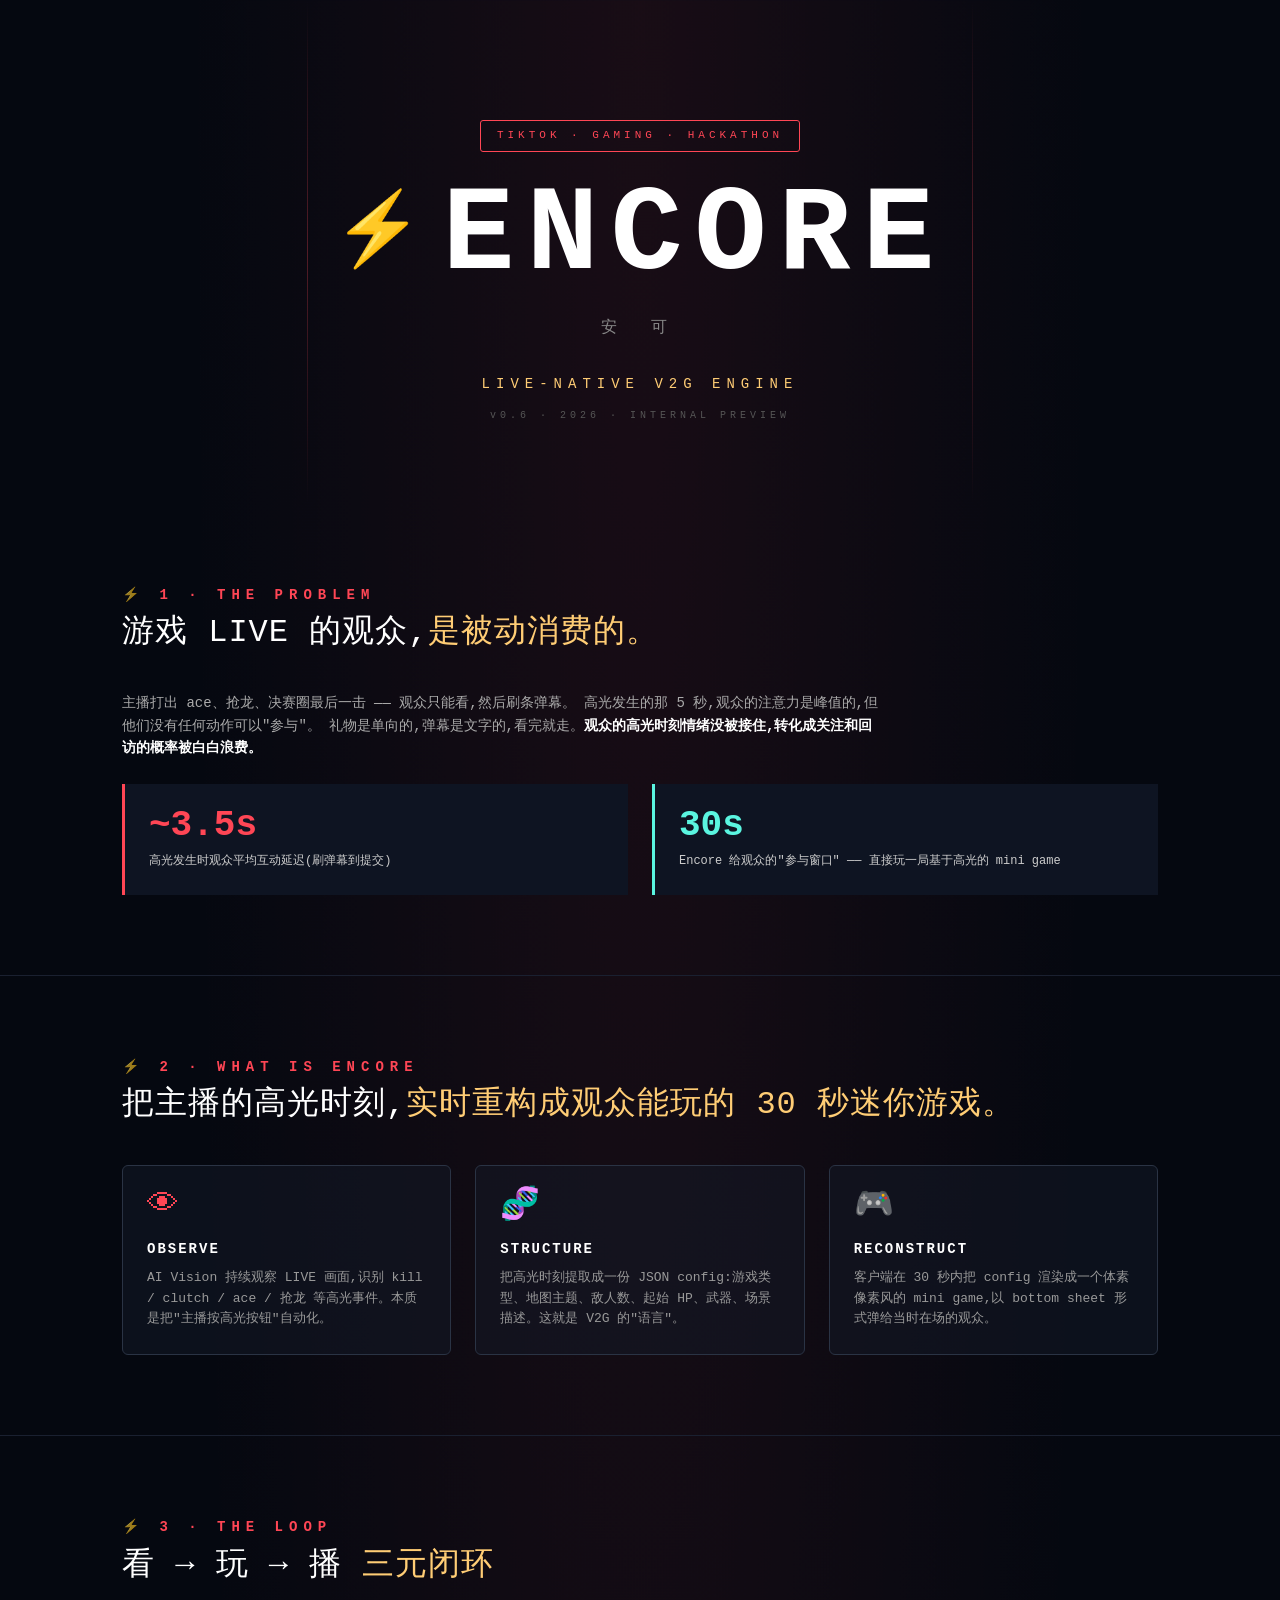
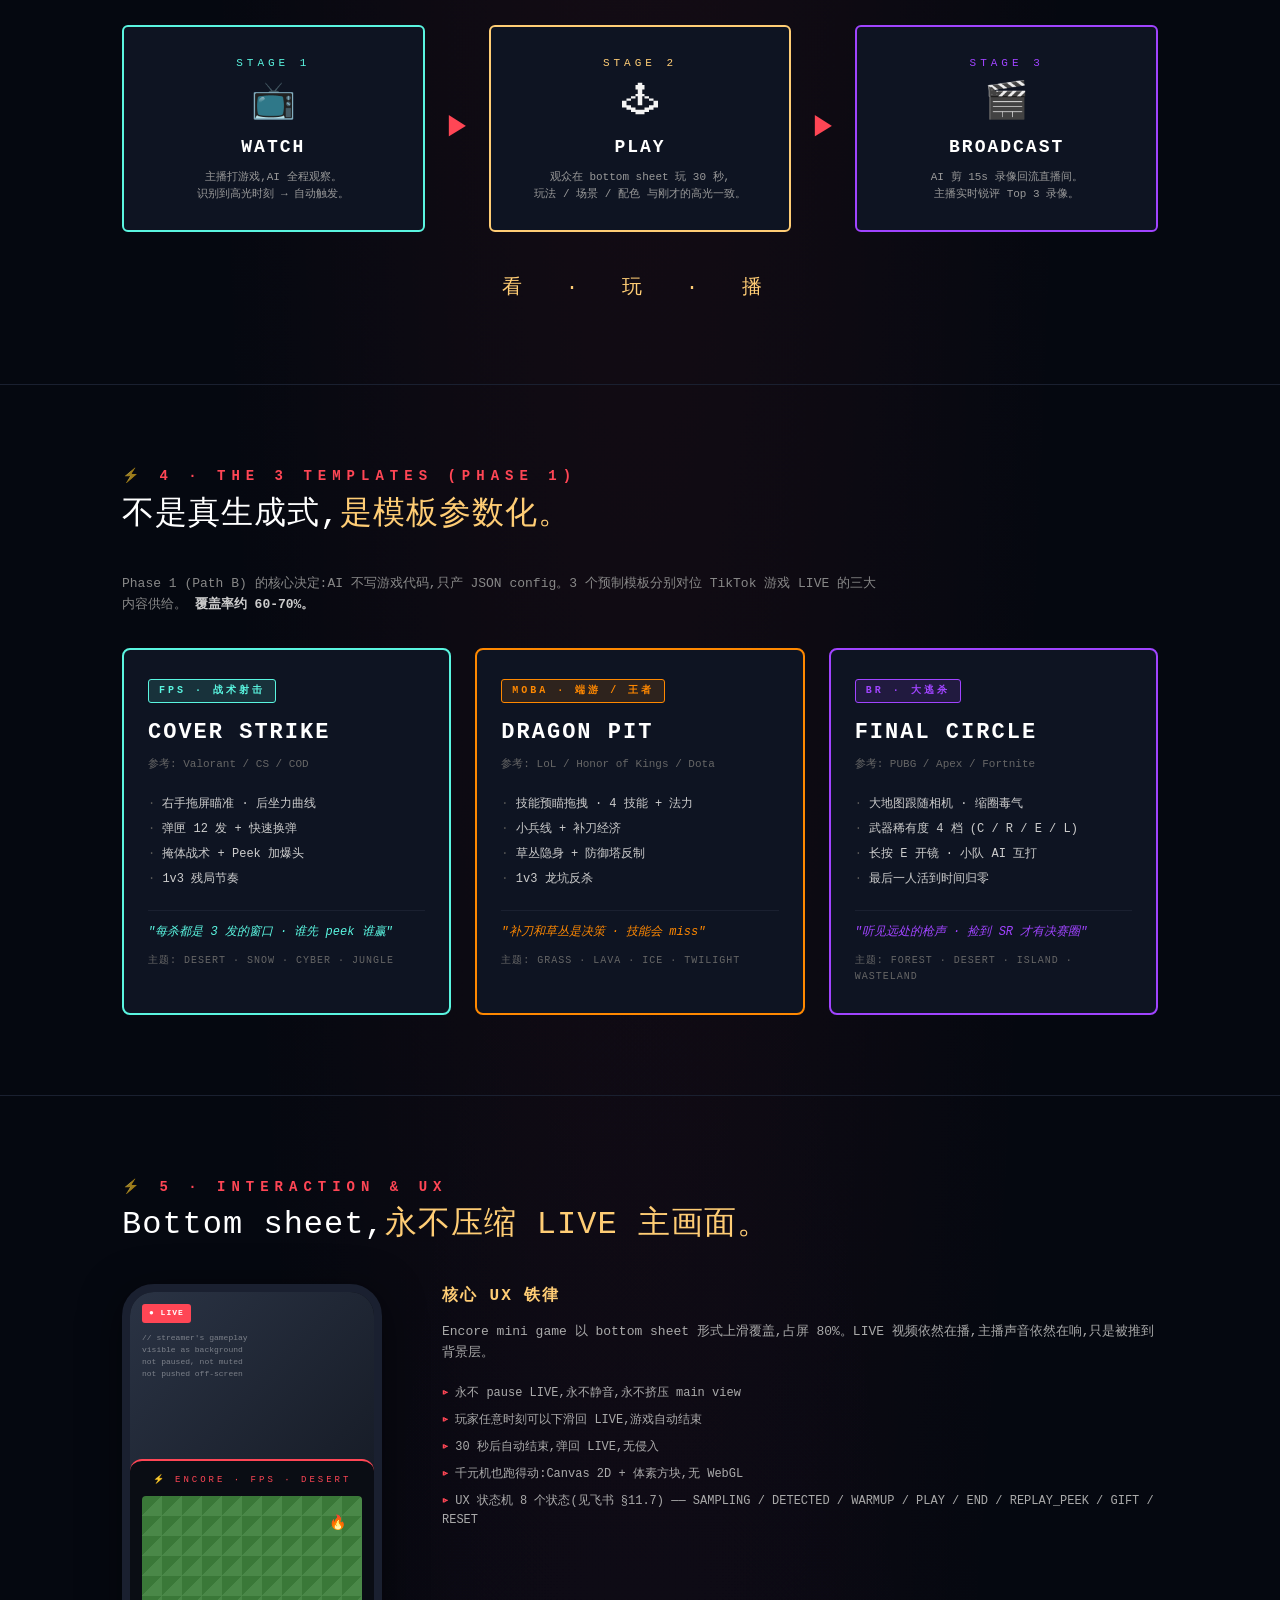
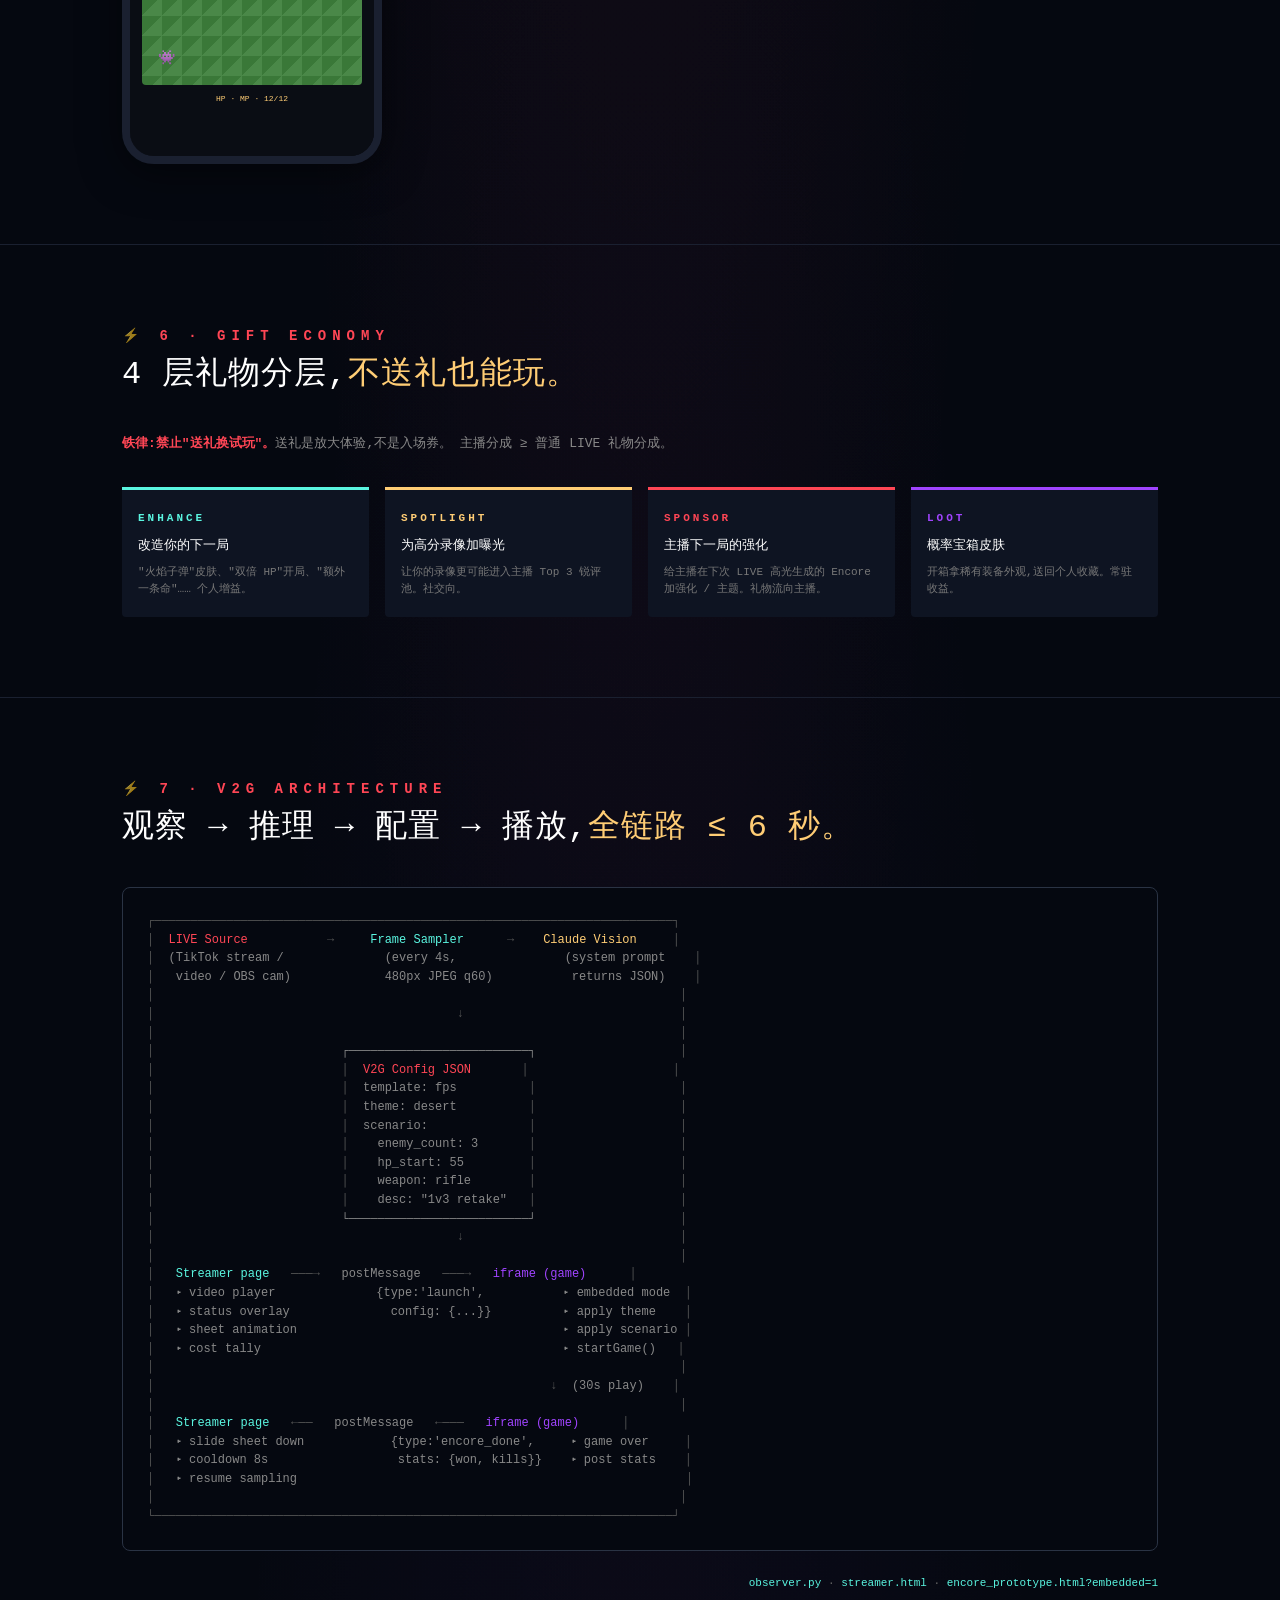
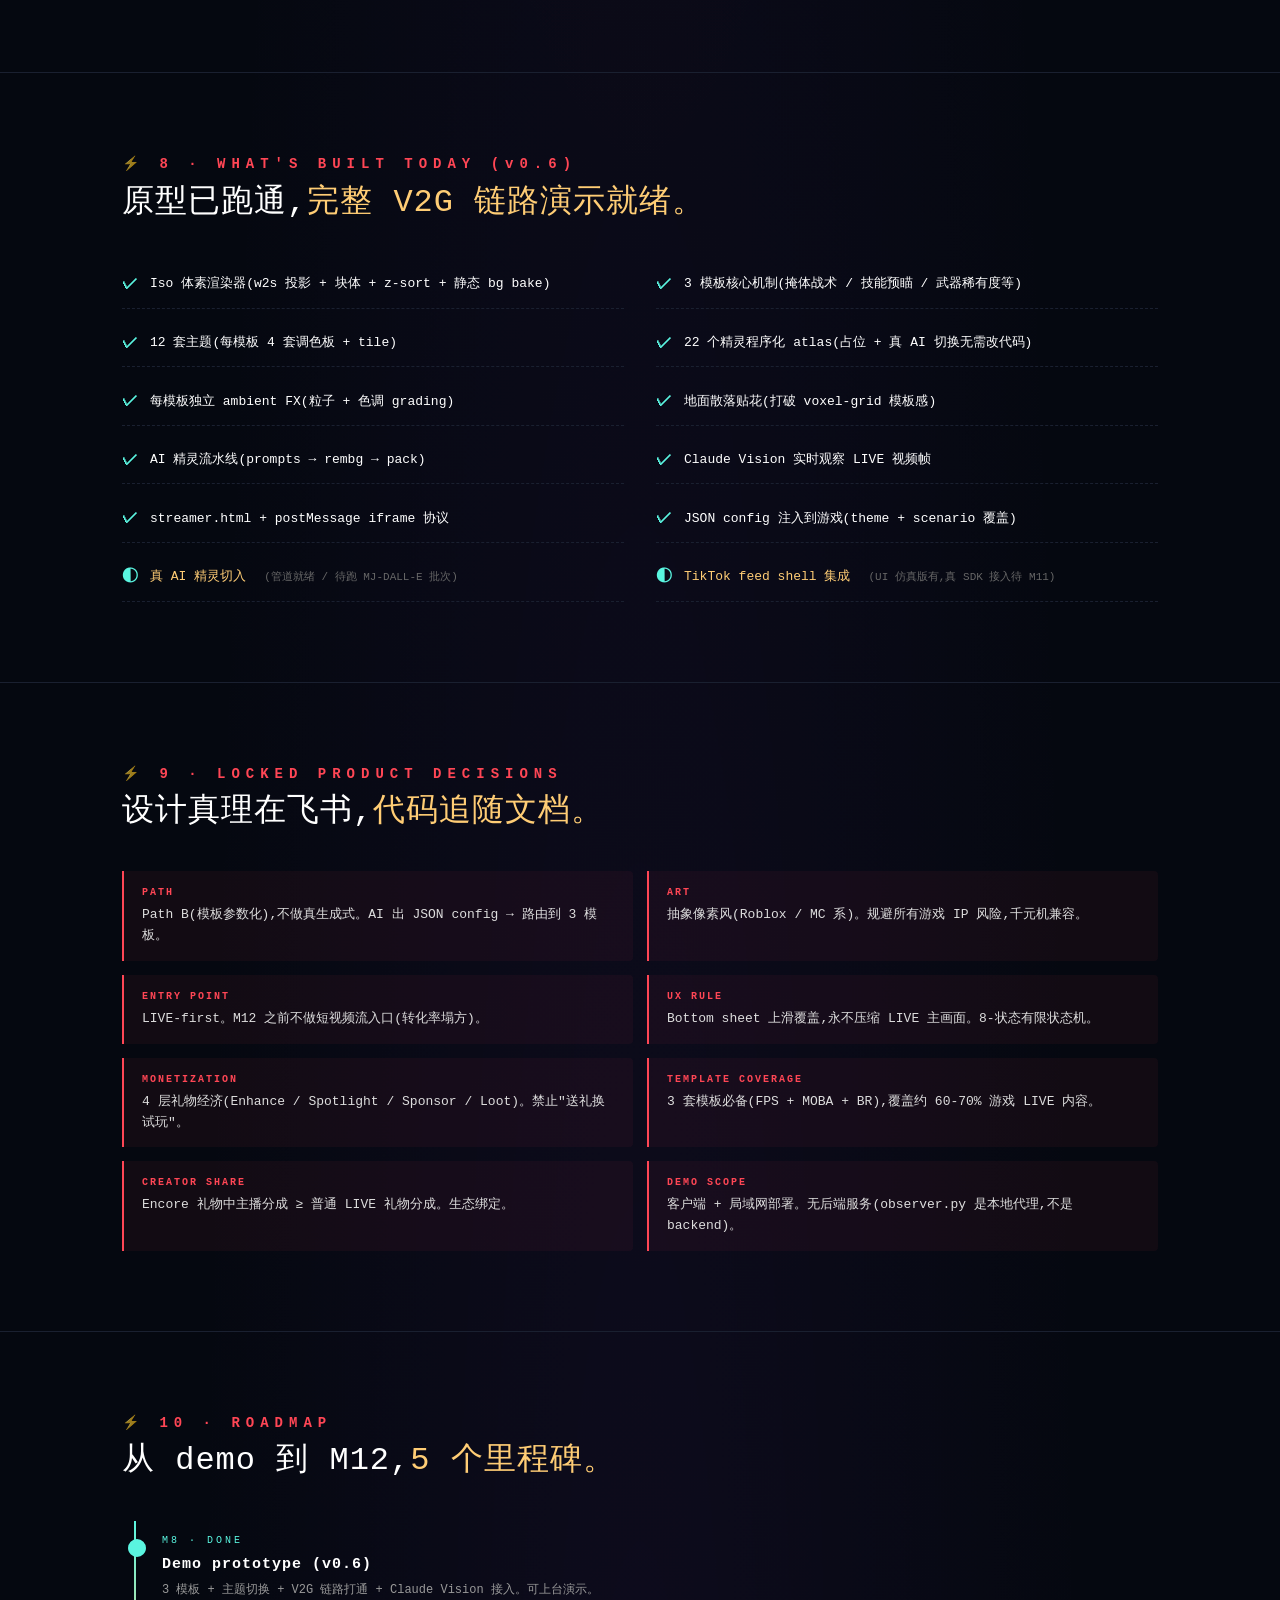
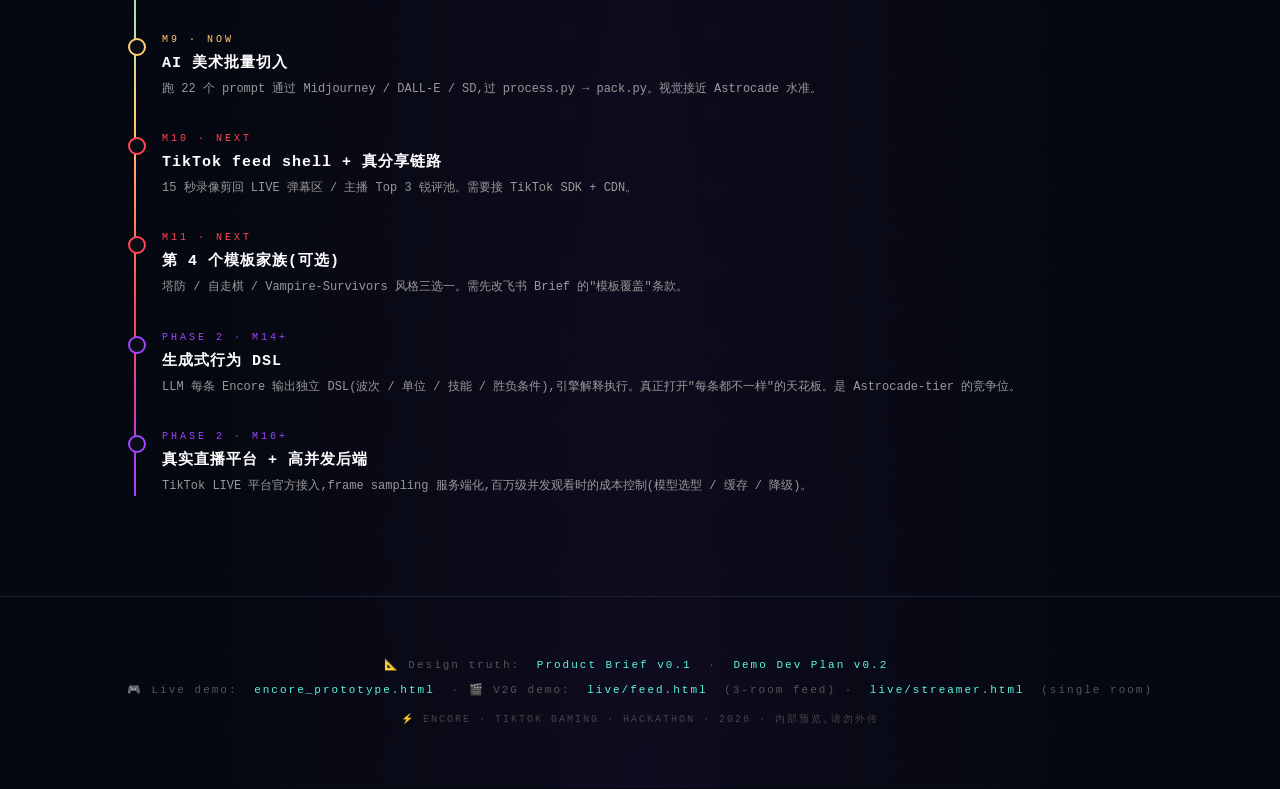
<file: docs/encore_pitch.html>
<!DOCTYPE html>
<html lang="zh-CN">
<head>
<meta charset="UTF-8">
<meta name="viewport" content="width=device-width, initial-scale=1">
<title>Encore — V2G Engine for TikTok LIVE</title>
<style>
  * { box-sizing: border-box; }
  html, body {
    margin: 0; padding: 0;
    background: #050810;
    color: #f4f4f4;
    font-family: 'Courier New', Menlo, monospace;
    line-height: 1.6;
    font-size: 14px;
  }
  body {
    background:
      radial-gradient(ellipse at top, rgba(255,70,85,0.08) 0%, transparent 50%),
      radial-gradient(ellipse at bottom, rgba(160,68,255,0.06) 0%, transparent 50%),
      #050810;
    min-height: 100vh;
  }
  .container { max-width: 1100px; margin: 0 auto; padding: 0 32px; }
  section { padding: 80px 0; border-top: 1px solid #1a2030; }
  section:first-of-type { border-top: none; }

  /* === Hero === */
  header {
    padding: 120px 0 80px;
    text-align: center;
    position: relative;
    overflow: hidden;
  }
  header::before, header::after {
    content: '';
    position: absolute;
    width: 1px; height: 100%;
    background: linear-gradient(180deg, transparent, rgba(255,70,85,0.3), transparent);
  }
  header::before { left: 24%; top: 0; }
  header::after { right: 24%; top: 0; }
  .hero-badge {
    display: inline-block;
    color: #ff4655;
    border: 1px solid #ff4655;
    padding: 6px 16px;
    letter-spacing: 4px;
    font-size: 11px;
    border-radius: 3px;
    margin-bottom: 24px;
  }
  .hero-title {
    font-size: clamp(56px, 10vw, 120px);
    color: #fff;
    margin: 0;
    letter-spacing: 12px;
    font-weight: bold;
    line-height: 1;
  }
  .hero-title .bolt { color: #ff4655; font-size: 0.6em; vertical-align: 0.2em; margin-right: 0.1em; }
  .hero-cn {
    font-size: 16px; color: #888;
    letter-spacing: 12px;
    margin-top: 20px;
  }
  .hero-tagline {
    color: #ffcd75;
    font-size: 14px;
    letter-spacing: 6px;
    margin-top: 32px;
  }
  .hero-stamp {
    color: #555;
    font-size: 10px;
    letter-spacing: 4px;
    margin-top: 12px;
  }

  /* === Section headings === */
  h2 {
    color: #ff4655;
    font-size: 14px;
    letter-spacing: 6px;
    margin: 0 0 8px;
    font-weight: bold;
  }
  h2::before { content: '⚡ '; opacity: 0.6; }
  .h2-sub {
    color: #fff;
    font-size: 32px;
    letter-spacing: 1px;
    margin: 0 0 40px;
    line-height: 1.2;
  }
  .h2-sub .accent { color: #ffcd75; }

  /* === Problem === */
  #problem .pair {
    display: grid; grid-template-columns: 1fr 1fr; gap: 24px;
    margin-top: 24px;
  }
  .stat-card {
    background: #0e1422;
    border-left: 3px solid #ff4655;
    padding: 24px;
  }
  .stat-card .num {
    color: #ff4655;
    font-size: 36px; font-weight: bold;
    line-height: 1;
    margin-bottom: 8px;
  }
  .stat-card .lbl { color: #ccc; font-size: 12px; }
  .stat-card.good { border-left-color: #5af5e0; }
  .stat-card.good .num { color: #5af5e0; }

  /* === Vision === */
  .vision-grid {
    display: grid; grid-template-columns: repeat(3, 1fr); gap: 24px;
  }
  .v-card {
    background: rgba(20, 26, 40, 0.5);
    border: 1px solid #2a3344;
    padding: 24px;
    border-radius: 6px;
  }
  .v-card .ico {
    color: #ff4655;
    font-size: 32px;
    line-height: 1;
    margin-bottom: 16px;
  }
  .v-card h3 {
    color: #fff; margin: 0 0 8px;
    font-size: 14px; letter-spacing: 2px;
  }
  .v-card p { color: #999; font-size: 13px; margin: 0; }

  /* === Loop diagram === */
  .loop {
    display: grid; grid-template-columns: 1fr auto 1fr auto 1fr; gap: 20px;
    align-items: center;
  }
  .loop-step {
    background: #0e1422;
    border: 2px solid #2a3344;
    padding: 28px 20px;
    text-align: center;
    border-radius: 6px;
    position: relative;
  }
  .loop-step.watch  { border-color: #5af5e0; }
  .loop-step.play   { border-color: #ffcd75; }
  .loop-step.replay { border-color: #a044ff; }
  .loop-step .stage {
    font-size: 11px; letter-spacing: 4px; color: #888;
    margin-bottom: 12px;
  }
  .loop-step.watch  .stage { color: #5af5e0; }
  .loop-step.play   .stage { color: #ffcd75; }
  .loop-step.replay .stage { color: #a044ff; }
  .loop-step .ico {
    font-size: 36px; margin-bottom: 12px; line-height: 1;
  }
  .loop-step .label {
    color: #fff; font-size: 18px; font-weight: bold;
    letter-spacing: 2px; margin-bottom: 8px;
  }
  .loop-step .desc {
    color: #999; font-size: 11px; line-height: 1.5;
  }
  .loop-arrow {
    color: #ff4655;
    font-size: 24px;
    font-weight: bold;
  }
  .loop-cn {
    text-align: center;
    margin-top: 40px;
    color: #ffcd75;
    letter-spacing: 16px;
    font-size: 20px;
  }

  /* === Templates === */
  .tpl-grid {
    display: grid; grid-template-columns: repeat(3, 1fr); gap: 24px;
  }
  .tpl-card {
    background: #0e1422;
    border: 2px solid;
    border-radius: 8px;
    padding: 28px 24px;
    position: relative;
    overflow: hidden;
  }
  .tpl-card.fps  { border-color: #5af5e0; }
  .tpl-card.moba { border-color: #ff8800; }
  .tpl-card.br   { border-color: #a044ff; }
  .tpl-card .badge {
    display: inline-block;
    font-size: 10px; letter-spacing: 3px;
    padding: 3px 10px; border-radius: 3px;
    font-weight: bold;
    margin-bottom: 12px;
  }
  .fps  .badge { background: #5af5e022; color: #5af5e0; border: 1px solid #5af5e0; }
  .moba .badge { background: #ff880022; color: #ff8800; border: 1px solid #ff8800; }
  .br   .badge { background: #a044ff22; color: #a044ff; border: 1px solid #a044ff; }
  .tpl-card h3 {
    color: #fff; font-size: 22px; margin: 0 0 6px;
    letter-spacing: 2px;
  }
  .tpl-card .ref { color: #666; font-size: 11px; margin-bottom: 18px; }
  .tpl-card ul {
    list-style: none; padding: 0; margin: 0 0 18px;
    color: #ccc; font-size: 12px;
  }
  .tpl-card ul li { padding: 3px 0; }
  .tpl-card ul li::before { content: '· '; color: #555; }
  .tpl-card .feel {
    color: #5af5e0;
    font-style: italic;
    font-size: 12px;
    border-top: 1px solid #1a2030;
    padding-top: 12px;
  }
  .fps  .feel { color: #5af5e0; }
  .moba .feel { color: #ff8800; }
  .br   .feel { color: #a044ff; }
  .tpl-card .themes {
    margin-top: 10px;
    font-size: 10px; color: #666;
    letter-spacing: 1px;
  }

  /* === Architecture diagram === */
  .arch-diagram {
    background: #050810;
    border: 1px solid #2a3344;
    padding: 24px;
    border-radius: 8px;
    font-size: 12px;
    color: #888;
    overflow-x: auto;
    line-height: 1.55;
  }
  .arch-diagram pre {
    margin: 0;
    color: inherit;
    font-family: inherit;
    white-space: pre;
  }
  .arch-diagram .hl  { color: #ff4655; }
  .arch-diagram .ok  { color: #5af5e0; }
  .arch-diagram .y   { color: #ffcd75; }
  .arch-diagram .p   { color: #a044ff; }
  .arch-diagram .dim { color: #555; }

  /* === UX wireframe === */
  .ux-row {
    display: grid;
    grid-template-columns: 280px 1fr;
    gap: 40px;
    align-items: start;
  }
  .phone {
    width: 260px;
    height: 480px;
    background: #0a0d14;
    border: 8px solid #1a2030;
    border-radius: 32px;
    position: relative;
    overflow: hidden;
    box-shadow: 0 8px 40px rgba(0,0,0,0.5);
  }
  .phone .live-bg {
    position: absolute; inset: 0;
    background: linear-gradient(135deg, #2a3344, #0a0d14);
  }
  .phone .live-badge {
    position: absolute; top: 12px; left: 12px;
    background: #ff4655; color: #fff;
    font-size: 8px; padding: 3px 7px;
    border-radius: 3px; letter-spacing: 1px;
    font-weight: bold;
  }
  .phone .sheet {
    position: absolute; bottom: 0; left: 0; right: 0;
    height: 64%;
    background: #0a0d14;
    border-top: 2px solid #ff4655;
    border-radius: 12px 12px 0 0;
    padding: 12px;
    transition: transform 0.4s;
  }
  .phone .sheet-title {
    text-align: center; color: #ff4655;
    font-size: 9px; letter-spacing: 3px;
    margin-bottom: 8px;
  }
  .phone .sheet-game {
    background: #4a8050;
    height: 70%;
    border-radius: 4px;
    margin-bottom: 8px;
    background:
      linear-gradient(135deg, #3a7838 50%, #4a8848 50%),
      #4a8050;
    background-size: 20px 20px;
    position: relative;
  }
  .phone .sheet-game::before {
    content: '👾';
    position: absolute; bottom: 16px; left: 16px;
    font-size: 14px;
  }
  .phone .sheet-game::after {
    content: '🔥';
    position: absolute; top: 16px; right: 16px;
    font-size: 14px;
  }
  .phone .sheet-hud {
    display: flex; justify-content: space-around;
    font-size: 8px; color: #ffcd75;
  }
  .phone .live-content {
    position: absolute; top: 40px; left: 12px; right: 12px;
    color: rgba(255,255,255,0.4);
    font-size: 8px; line-height: 1.5;
  }
  .ux-text h4 {
    color: #ffcd75; font-size: 16px;
    margin: 0 0 12px;
    letter-spacing: 2px;
  }
  .ux-text p { color: #aaa; margin: 0 0 16px; font-size: 13px; }
  .ux-rules { color: #aaa; font-size: 12px; }
  .ux-rules li { padding: 4px 0; }
  .ux-rules li::before { content: '⊳ '; color: #ff4655; font-weight: bold; }
  .ux-rules { list-style: none; padding: 0; }

  /* === Gift economy === */
  .gift-grid {
    display: grid; grid-template-columns: repeat(4, 1fr); gap: 16px;
  }
  .gift-card {
    background: #0e1422;
    border-top: 3px solid;
    padding: 20px 16px;
    border-radius: 0 0 4px 4px;
  }
  .gift-card:nth-child(1) { border-top-color: #5af5e0; }
  .gift-card:nth-child(2) { border-top-color: #ffcd75; }
  .gift-card:nth-child(3) { border-top-color: #ff4655; }
  .gift-card:nth-child(4) { border-top-color: #a044ff; }
  .gift-card .name {
    font-size: 11px; letter-spacing: 3px;
    margin-bottom: 8px;
    font-weight: bold;
  }
  .gift-card:nth-child(1) .name { color: #5af5e0; }
  .gift-card:nth-child(2) .name { color: #ffcd75; }
  .gift-card:nth-child(3) .name { color: #ff4655; }
  .gift-card:nth-child(4) .name { color: #a044ff; }
  .gift-card .what {
    color: #fff; font-size: 13px; margin-bottom: 8px;
  }
  .gift-card .ex {
    color: #777; font-size: 11px; line-height: 1.5;
  }

  /* === Status / Build progress === */
  .build-list {
    list-style: none; padding: 0; margin: 0;
    display: grid; grid-template-columns: 1fr 1fr; gap: 12px 32px;
  }
  .build-list li {
    padding: 10px 0;
    border-bottom: 1px dashed #1a2030;
    display: flex; align-items: center; gap: 12px;
    font-size: 13px;
  }
  .build-list .tick {
    color: #5af5e0; font-weight: bold;
    font-size: 16px;
    flex-shrink: 0;
  }
  .build-list .x { color: #555; }
  .build-list .partial { color: #ffcd75; }
  .build-list .desc { color: #ccc; }
  .build-list .meta { color: #666; font-size: 11px; margin-left: 6px; }
  .build-list .done .desc { color: #fff; }
  .build-list .partial .desc { color: #ffcd75; }

  /* === Locked decisions === */
  .decisions {
    display: grid; grid-template-columns: 1fr 1fr; gap: 14px;
  }
  .dec-card {
    background: rgba(255, 70, 85, 0.05);
    border-left: 2px solid #ff4655;
    padding: 14px 18px;
    border-radius: 0 4px 4px 0;
  }
  .dec-card .label {
    color: #ff4655; font-size: 10px;
    letter-spacing: 2px;
    margin-bottom: 4px; font-weight: bold;
  }
  .dec-card .text {
    color: #ddd; font-size: 13px;
  }

  /* === Roadmap === */
  .roadmap {
    position: relative;
    margin-top: 24px;
    padding-left: 40px;
  }
  .roadmap::before {
    content: ''; position: absolute;
    left: 12px; top: 0; bottom: 20px;
    width: 2px;
    background: linear-gradient(180deg, #5af5e0, #ffcd75, #ff4655, #a044ff);
  }
  .rm-item {
    position: relative;
    padding: 12px 0 20px;
  }
  .rm-item::before {
    content: '';
    position: absolute;
    left: -34px; top: 18px;
    width: 14px; height: 14px;
    border-radius: 50%;
    background: #0a0d14;
    border: 2px solid;
  }
  .rm-item.done::before    { border-color: #5af5e0; background: #5af5e0; }
  .rm-item.now::before     { border-color: #ffcd75; }
  .rm-item.next::before    { border-color: #ff4655; }
  .rm-item.phase2::before  { border-color: #a044ff; }
  .rm-item .when {
    font-size: 10px; letter-spacing: 3px;
    color: #666;
    margin-bottom: 4px;
  }
  .rm-item.done .when    { color: #5af5e0; }
  .rm-item.now  .when    { color: #ffcd75; }
  .rm-item.next .when    { color: #ff4655; }
  .rm-item.phase2 .when  { color: #a044ff; }
  .rm-item .title {
    color: #fff;
    font-size: 15px;
    font-weight: bold;
    letter-spacing: 1px;
  }
  .rm-item .body {
    color: #999;
    font-size: 12px;
    margin-top: 4px;
    line-height: 1.6;
  }

  /* === Footer === */
  footer {
    padding: 60px 0;
    border-top: 1px solid #1a2030;
    text-align: center;
    color: #555;
    font-size: 11px;
    letter-spacing: 2px;
  }
  footer a {
    color: #5af5e0; text-decoration: none;
    margin: 0 8px;
  }
  footer a:hover { text-decoration: underline; }
  footer .meta { margin-top: 12px; font-size: 10px; color: #444; }

  /* === Responsive === */
  @media (max-width: 760px) {
    .container { padding: 0 20px; }
    section { padding: 56px 0; }
    .vision-grid, .tpl-grid, .gift-grid { grid-template-columns: 1fr; }
    .loop { grid-template-columns: 1fr; }
    .loop-arrow { transform: rotate(90deg); justify-self: center; }
    .build-list { grid-template-columns: 1fr; }
    .decisions { grid-template-columns: 1fr; }
    .ux-row { grid-template-columns: 1fr; }
    .h2-sub { font-size: 24px; }
    #problem .pair { grid-template-columns: 1fr; }
    .arch-diagram { font-size: 10px; }
  }
</style>
</head>
<body>

<!-- ============== HERO ============== -->
<header>
  <div class="container">
    <span class="hero-badge">TIKTOK · GAMING · HACKATHON</span>
    <h1 class="hero-title"><span class="bolt">⚡</span>ENCORE</h1>
    <div class="hero-cn">安 可</div>
    <div class="hero-tagline">LIVE-NATIVE V2G ENGINE</div>
    <div class="hero-stamp">v0.6 · 2026 · INTERNAL PREVIEW</div>
  </div>
</header>

<!-- ============== PROBLEM ============== -->
<section id="problem">
  <div class="container">
    <h2>1 · THE PROBLEM</h2>
    <div class="h2-sub">游戏 LIVE 的观众,<span class="accent">是被动消费的。</span></div>
    <p style="color:#aaa;max-width:760px;">主播打出 ace、抢龙、决赛圈最后一击 —— 观众只能看,然后刷条弹幕。
高光发生的那 5 秒,观众的注意力是峰值的,但他们没有任何动作可以"参与"。
礼物是单向的,弹幕是文字的,看完就走。<strong style="color:#fff">观众的高光时刻情绪没被接住,转化成关注和回访的概率被白白浪费。</strong></p>

    <div class="pair">
      <div class="stat-card">
        <div class="num">~3.5s</div>
        <div class="lbl">高光发生时观众平均互动延迟(刷弹幕到提交)</div>
      </div>
      <div class="stat-card good">
        <div class="num">30s</div>
        <div class="lbl">Encore 给观众的"参与窗口" —— 直接玩一局基于高光的 mini game</div>
      </div>
    </div>
  </div>
</section>

<!-- ============== VISION ============== -->
<section id="vision">
  <div class="container">
    <h2>2 · WHAT IS ENCORE</h2>
    <div class="h2-sub">把主播的高光时刻,<span class="accent">实时重构成观众能玩的 30 秒迷你游戏。</span></div>

    <div class="vision-grid">
      <div class="v-card">
        <div class="ico">👁</div>
        <h3>OBSERVE</h3>
        <p>AI Vision 持续观察 LIVE 画面,识别 kill / clutch / ace / 抢龙 等高光事件。本质是把"主播按高光按钮"自动化。</p>
      </div>
      <div class="v-card">
        <div class="ico">🧬</div>
        <h3>STRUCTURE</h3>
        <p>把高光时刻提取成一份 JSON config:游戏类型、地图主题、敌人数、起始 HP、武器、场景描述。这就是 V2G 的"语言"。</p>
      </div>
      <div class="v-card">
        <div class="ico">🎮</div>
        <h3>RECONSTRUCT</h3>
        <p>客户端在 30 秒内把 config 渲染成一个体素像素风的 mini game,以 bottom sheet 形式弹给当时在场的观众。</p>
      </div>
    </div>
  </div>
</section>

<!-- ============== LOOP ============== -->
<section id="loop">
  <div class="container">
    <h2>3 · THE LOOP</h2>
    <div class="h2-sub">看 → 玩 → 播 <span class="accent">三元闭环</span></div>

    <div class="loop">
      <div class="loop-step watch">
        <div class="stage">STAGE 1</div>
        <div class="ico">📺</div>
        <div class="label">WATCH</div>
        <div class="desc">主播打游戏,AI 全程观察。<br>识别到高光时刻 → 自动触发。</div>
      </div>
      <div class="loop-arrow">▶</div>
      <div class="loop-step play">
        <div class="stage">STAGE 2</div>
        <div class="ico">🕹</div>
        <div class="label">PLAY</div>
        <div class="desc">观众在 bottom sheet 玩 30 秒,<br>玩法 / 场景 / 配色 与刚才的高光一致。</div>
      </div>
      <div class="loop-arrow">▶</div>
      <div class="loop-step replay">
        <div class="stage">STAGE 3</div>
        <div class="ico">🎬</div>
        <div class="label">BROADCAST</div>
        <div class="desc">AI 剪 15s 录像回流直播间。<br>主播实时锐评 Top 3 录像。</div>
      </div>
    </div>

    <div class="loop-cn">看  ·  玩  ·  播</div>
  </div>
</section>

<!-- ============== TEMPLATES ============== -->
<section id="templates">
  <div class="container">
    <h2>4 · THE 3 TEMPLATES (PHASE 1)</h2>
    <div class="h2-sub">不是真生成式,<span class="accent">是模板参数化。</span></div>
    <p style="color:#888;max-width:760px;margin-bottom:32px;font-size:13px;">
      Phase 1 (Path B) 的核心决定:AI 不写游戏代码,只产 JSON config。3 个预制模板分别对位 TikTok 游戏 LIVE 的三大内容供给。
      <strong style="color:#ccc">覆盖率约 60-70%。</strong>
    </p>

    <div class="tpl-grid">
      <div class="tpl-card fps">
        <span class="badge">FPS · 战术射击</span>
        <h3>COVER STRIKE</h3>
        <div class="ref">参考: Valorant / CS / COD</div>
        <ul>
          <li>右手拖屏瞄准 · 后坐力曲线</li>
          <li>弹匣 12 发 + 快速换弹</li>
          <li>掩体战术 + Peek 加爆头</li>
          <li>1v3 残局节奏</li>
        </ul>
        <div class="feel">"每杀都是 3 发的窗口 · 谁先 peek 谁赢"</div>
        <div class="themes">主题: DESERT · SNOW · CYBER · JUNGLE</div>
      </div>

      <div class="tpl-card moba">
        <span class="badge">MOBA · 端游 / 王者</span>
        <h3>DRAGON PIT</h3>
        <div class="ref">参考: LoL / Honor of Kings / Dota</div>
        <ul>
          <li>技能预瞄拖拽 · 4 技能 + 法力</li>
          <li>小兵线 + 补刀经济</li>
          <li>草丛隐身 + 防御塔反制</li>
          <li>1v3 龙坑反杀</li>
        </ul>
        <div class="feel">"补刀和草丛是决策 · 技能会 miss"</div>
        <div class="themes">主题: GRASS · LAVA · ICE · TWILIGHT</div>
      </div>

      <div class="tpl-card br">
        <span class="badge">BR · 大逃杀</span>
        <h3>FINAL CIRCLE</h3>
        <div class="ref">参考: PUBG / Apex / Fortnite</div>
        <ul>
          <li>大地图跟随相机 · 缩圈毒气</li>
          <li>武器稀有度 4 档 (C / R / E / L)</li>
          <li>长按 E 开镜 · 小队 AI 互打</li>
          <li>最后一人活到时间归零</li>
        </ul>
        <div class="feel">"听见远处的枪声 · 捡到 SR 才有决赛圈"</div>
        <div class="themes">主题: FOREST · DESERT · ISLAND · WASTELAND</div>
      </div>
    </div>
  </div>
</section>

<!-- ============== UX ============== -->
<section id="ux">
  <div class="container">
    <h2>5 · INTERACTION & UX</h2>
    <div class="h2-sub">Bottom sheet,<span class="accent">永不压缩 LIVE 主画面。</span></div>

    <div class="ux-row">
      <div class="phone">
        <div class="live-bg"></div>
        <div class="live-badge">● LIVE</div>
        <div class="live-content">// streamer's gameplay<br>visible as background<br>not paused, not muted<br>not pushed off-screen</div>
        <div class="sheet">
          <div class="sheet-title">⚡ ENCORE · FPS · DESERT</div>
          <div class="sheet-game"></div>
          <div class="sheet-hud">HP · MP · 12/12</div>
        </div>
      </div>

      <div class="ux-text">
        <h4>核心 UX 铁律</h4>
        <p>Encore mini game 以 bottom sheet 形式上滑覆盖,占屏 80%。LIVE 视频依然在播,主播声音依然在响,只是被推到背景层。</p>
        <ul class="ux-rules">
          <li>永不 pause LIVE,永不静音,永不挤压 main view</li>
          <li>玩家任意时刻可以下滑回 LIVE,游戏自动结束</li>
          <li>30 秒后自动结束,弹回 LIVE,无侵入</li>
          <li>千元机也跑得动:Canvas 2D + 体素方块,无 WebGL</li>
          <li>UX 状态机 8 个状态(见飞书 §11.7) —— SAMPLING / DETECTED / WARMUP / PLAY / END / REPLAY_PEEK / GIFT / RESET</li>
        </ul>
      </div>
    </div>
  </div>
</section>

<!-- ============== GIFT ECONOMY ============== -->
<section id="economy">
  <div class="container">
    <h2>6 · GIFT ECONOMY</h2>
    <div class="h2-sub">4 层礼物分层,<span class="accent">不送礼也能玩。</span></div>
    <p style="color:#888;max-width:760px;margin-bottom:32px;font-size:13px;">
      <strong style="color:#ff4655">铁律:禁止"送礼换试玩"。</strong>送礼是放大体验,不是入场券。
      主播分成 ≥ 普通 LIVE 礼物分成。
    </p>

    <div class="gift-grid">
      <div class="gift-card">
        <div class="name">ENHANCE</div>
        <div class="what">改造你的下一局</div>
        <div class="ex">"火焰子弹"皮肤、"双倍 HP"开局、"额外一条命"…… 个人增益。</div>
      </div>
      <div class="gift-card">
        <div class="name">SPOTLIGHT</div>
        <div class="what">为高分录像加曝光</div>
        <div class="ex">让你的录像更可能进入主播 Top 3 锐评池。社交向。</div>
      </div>
      <div class="gift-card">
        <div class="name">SPONSOR</div>
        <div class="what">主播下一局的强化</div>
        <div class="ex">给主播在下次 LIVE 高光生成的 Encore 加强化 / 主题。礼物流向主播。</div>
      </div>
      <div class="gift-card">
        <div class="name">LOOT</div>
        <div class="what">概率宝箱皮肤</div>
        <div class="ex">开箱拿稀有装备外观,送回个人收藏。常驻收益。</div>
      </div>
    </div>
  </div>
</section>

<!-- ============== ARCHITECTURE ============== -->
<section id="architecture">
  <div class="container">
    <h2>7 · V2G ARCHITECTURE</h2>
    <div class="h2-sub">观察 → 推理 → 配置 → 播放,<span class="accent">全链路 ≤ 6 秒。</span></div>

    <div class="arch-diagram">
<pre>
<span class="dim">┌────────────────────────────────────────────────────────────────────────┐</span>
<span class="dim">│</span>  <span class="hl">LIVE Source</span>           <span class="dim">→</span>     <span class="ok">Frame Sampler</span>      <span class="dim">→</span>    <span class="y">Claude Vision</span>     <span class="dim">│</span>
<span class="dim">│</span>  (TikTok stream /              (every 4s,               (system prompt    <span class="dim">│</span>
<span class="dim">│</span>   video / OBS cam)             480px JPEG q60)           returns JSON)    <span class="dim">│</span>
<span class="dim">│</span>                                                                         <span class="dim">│</span>
<span class="dim">│</span>                                          <span class="dim">↓</span>                              <span class="dim">│</span>
<span class="dim">│</span>                                                                         <span class="dim">│</span>
<span class="dim">│</span>                          ┌─────────────────────────┐                    <span class="dim">│</span>
<span class="dim">│</span>                          <span class="dim">│</span>  <span class="hl">V2G Config JSON</span>       <span class="dim">│</span>                    <span class="dim">│</span>
<span class="dim">│</span>                          <span class="dim">│</span>  template: fps          <span class="dim">│</span>                    <span class="dim">│</span>
<span class="dim">│</span>                          <span class="dim">│</span>  theme: desert          <span class="dim">│</span>                    <span class="dim">│</span>
<span class="dim">│</span>                          <span class="dim">│</span>  scenario:              <span class="dim">│</span>                    <span class="dim">│</span>
<span class="dim">│</span>                          <span class="dim">│</span>    enemy_count: 3       <span class="dim">│</span>                    <span class="dim">│</span>
<span class="dim">│</span>                          <span class="dim">│</span>    hp_start: 55         <span class="dim">│</span>                    <span class="dim">│</span>
<span class="dim">│</span>                          <span class="dim">│</span>    weapon: rifle        <span class="dim">│</span>                    <span class="dim">│</span>
<span class="dim">│</span>                          <span class="dim">│</span>    desc: "1v3 retake"   <span class="dim">│</span>                    <span class="dim">│</span>
<span class="dim">│</span>                          └─────────────────────────┘                    <span class="dim">│</span>
<span class="dim">│</span>                                          <span class="dim">↓</span>                              <span class="dim">│</span>
<span class="dim">│</span>                                                                         <span class="dim">│</span>
<span class="dim">│</span>   <span class="ok">Streamer page</span>   <span class="dim">───→</span>   postMessage   <span class="dim">───→</span>   <span class="p">iframe (game)</span>      <span class="dim">│</span>
<span class="dim">│</span>   ▸ video player              {type:'launch',           ▸ embedded mode  <span class="dim">│</span>
<span class="dim">│</span>   ▸ status overlay              config: {...}}          ▸ apply theme    <span class="dim">│</span>
<span class="dim">│</span>   ▸ sheet animation                                     ▸ apply scenario <span class="dim">│</span>
<span class="dim">│</span>   ▸ cost tally                                          ▸ startGame()   <span class="dim">│</span>
<span class="dim">│</span>                                                                         <span class="dim">│</span>
<span class="dim">│</span>                                                       <span class="dim">↓</span>  (30s play)    <span class="dim">│</span>
<span class="dim">│</span>                                                                         <span class="dim">│</span>
<span class="dim">│</span>   <span class="ok">Streamer page</span>   <span class="dim">←──</span>   postMessage   <span class="dim">←───</span>   <span class="p">iframe (game)</span>      <span class="dim">│</span>
<span class="dim">│</span>   ▸ slide sheet down            {type:'encore_done',     ▸ game over     <span class="dim">│</span>
<span class="dim">│</span>   ▸ cooldown 8s                  stats: {won, kills}}    ▸ post stats    <span class="dim">│</span>
<span class="dim">│</span>   ▸ resume sampling                                                      <span class="dim">│</span>
<span class="dim">│</span>                                                                         <span class="dim">│</span>
<span class="dim">└────────────────────────────────────────────────────────────────────────┘</span>
</pre>
    </div>

    <div style="margin-top:24px;color:#666;font-size:11px;text-align:right;">
      <code style="color:#5af5e0">observer.py</code> · <code style="color:#5af5e0">streamer.html</code> · <code style="color:#5af5e0">encore_prototype.html?embedded=1</code>
    </div>
  </div>
</section>

<!-- ============== BUILD STATUS ============== -->
<section id="status">
  <div class="container">
    <h2>8 · WHAT'S BUILT TODAY (v0.6)</h2>
    <div class="h2-sub">原型已跑通,<span class="accent">完整 V2G 链路演示就绪。</span></div>

    <ul class="build-list">
      <li class="done"><span class="tick">✓</span><span class="desc">Iso 体素渲染器(w2s 投影 + 块体 + z-sort + 静态 bg bake)</span></li>
      <li class="done"><span class="tick">✓</span><span class="desc">3 模板核心机制(掩体战术 / 技能预瞄 / 武器稀有度等)</span></li>
      <li class="done"><span class="tick">✓</span><span class="desc">12 套主题(每模板 4 套调色板 + tile)</span></li>
      <li class="done"><span class="tick">✓</span><span class="desc">22 个精灵程序化 atlas(占位 + 真 AI 切换无需改代码)</span></li>
      <li class="done"><span class="tick">✓</span><span class="desc">每模板独立 ambient FX(粒子 + 色调 grading)</span></li>
      <li class="done"><span class="tick">✓</span><span class="desc">地面散落贴花(打破 voxel-grid 模板感)</span></li>
      <li class="done"><span class="tick">✓</span><span class="desc">AI 精灵流水线(prompts → rembg → pack)</span></li>
      <li class="done"><span class="tick">✓</span><span class="desc">Claude Vision 实时观察 LIVE 视频帧</span></li>
      <li class="done"><span class="tick">✓</span><span class="desc">streamer.html + postMessage iframe 协议</span></li>
      <li class="done"><span class="tick">✓</span><span class="desc">JSON config 注入到游戏(theme + scenario 覆盖)</span></li>
      <li class="partial"><span class="tick">◐</span><span class="desc">真 AI 精灵切入</span><span class="meta">(管道就绪 / 待跑 MJ-DALL-E 批次)</span></li>
      <li class="partial"><span class="tick">◐</span><span class="desc">TikTok feed shell 集成</span><span class="meta">(UI 仿真版有,真 SDK 接入待 M11)</span></li>
    </ul>
  </div>
</section>

<!-- ============== LOCKED DECISIONS ============== -->
<section id="decisions">
  <div class="container">
    <h2>9 · LOCKED PRODUCT DECISIONS</h2>
    <div class="h2-sub">设计真理在飞书,<span class="accent">代码追随文档。</span></div>

    <div class="decisions">
      <div class="dec-card">
        <div class="label">PATH</div>
        <div class="text">Path B(模板参数化),不做真生成式。AI 出 JSON config → 路由到 3 模板。</div>
      </div>
      <div class="dec-card">
        <div class="label">ART</div>
        <div class="text">抽象像素风(Roblox / MC 系)。规避所有游戏 IP 风险,千元机兼容。</div>
      </div>
      <div class="dec-card">
        <div class="label">ENTRY POINT</div>
        <div class="text">LIVE-first。M12 之前不做短视频流入口(转化率塌方)。</div>
      </div>
      <div class="dec-card">
        <div class="label">UX RULE</div>
        <div class="text">Bottom sheet 上滑覆盖,永不压缩 LIVE 主画面。8-状态有限状态机。</div>
      </div>
      <div class="dec-card">
        <div class="label">MONETIZATION</div>
        <div class="text">4 层礼物经济(Enhance / Spotlight / Sponsor / Loot)。禁止"送礼换试玩"。</div>
      </div>
      <div class="dec-card">
        <div class="label">TEMPLATE COVERAGE</div>
        <div class="text">3 套模板必备(FPS + MOBA + BR),覆盖约 60-70% 游戏 LIVE 内容。</div>
      </div>
      <div class="dec-card">
        <div class="label">CREATOR SHARE</div>
        <div class="text">Encore 礼物中主播分成 ≥ 普通 LIVE 礼物分成。生态绑定。</div>
      </div>
      <div class="dec-card">
        <div class="label">DEMO SCOPE</div>
        <div class="text">客户端 + 局域网部署。无后端服务(observer.py 是本地代理,不是 backend)。</div>
      </div>
    </div>
  </div>
</section>

<!-- ============== ROADMAP ============== -->
<section id="roadmap">
  <div class="container">
    <h2>10 · ROADMAP</h2>
    <div class="h2-sub">从 demo 到 M12,<span class="accent">5 个里程碑。</span></div>

    <div class="roadmap">
      <div class="rm-item done">
        <div class="when">M8 · DONE</div>
        <div class="title">Demo prototype (v0.6)</div>
        <div class="body">3 模板 + 主题切换 + V2G 链路打通 + Claude Vision 接入。可上台演示。</div>
      </div>

      <div class="rm-item now">
        <div class="when">M9 · NOW</div>
        <div class="title">AI 美术批量切入</div>
        <div class="body">跑 22 个 prompt 通过 Midjourney / DALL-E / SD,过 process.py → pack.py。视觉接近 Astrocade 水准。</div>
      </div>

      <div class="rm-item next">
        <div class="when">M10 · NEXT</div>
        <div class="title">TikTok feed shell + 真分享链路</div>
        <div class="body">15 秒录像剪回 LIVE 弹幕区 / 主播 Top 3 锐评池。需要接 TikTok SDK + CDN。</div>
      </div>

      <div class="rm-item next">
        <div class="when">M11 · NEXT</div>
        <div class="title">第 4 个模板家族(可选)</div>
        <div class="body">塔防 / 自走棋 / Vampire-Survivors 风格三选一。需先改飞书 Brief 的"模板覆盖"条款。</div>
      </div>

      <div class="rm-item phase2">
        <div class="when">PHASE 2 · M14+</div>
        <div class="title">生成式行为 DSL</div>
        <div class="body">LLM 每条 Encore 输出独立 DSL(波次 / 单位 / 技能 / 胜负条件),引擎解释执行。真正打开"每条都不一样"的天花板。是 Astrocade-tier 的竞争位。</div>
      </div>

      <div class="rm-item phase2">
        <div class="when">PHASE 2 · M16+</div>
        <div class="title">真实直播平台 + 高并发后端</div>
        <div class="body">TikTok LIVE 平台官方接入,frame sampling 服务端化,百万级并发观看时的成本控制(模型选型 / 缓存 / 降级)。</div>
      </div>
    </div>
  </div>
</section>

<!-- ============== FOOTER ============== -->
<footer>
  <div class="container">
    <div>📐 Design truth: <a href="https://bytedance.my.larkoffice.com/docx/VdRFd5MkBopEjyxAJ70mqmvJyfc">Product Brief v0.1</a> · <a href="https://bytedance.larkoffice.com/docx/LfbydvhwCopawvx6UthmmOcoyNf">Demo Dev Plan v0.2</a></div>
    <div style="margin-top:8px;">🎮 Live demo: <a href="../prototype/encore_prototype.html">encore_prototype.html</a> · 🎬 V2G demo: <a href="../prototype/live/feed.html">live/feed.html</a> (3-room feed) · <a href="../prototype/live/streamer.html">live/streamer.html</a> (single room)</div>
    <div class="meta">⚡ ENCORE · TIKTOK GAMING · HACKATHON · 2026 · 内部预览,请勿外传</div>
  </div>
</footer>

</body>
</html>
</file>
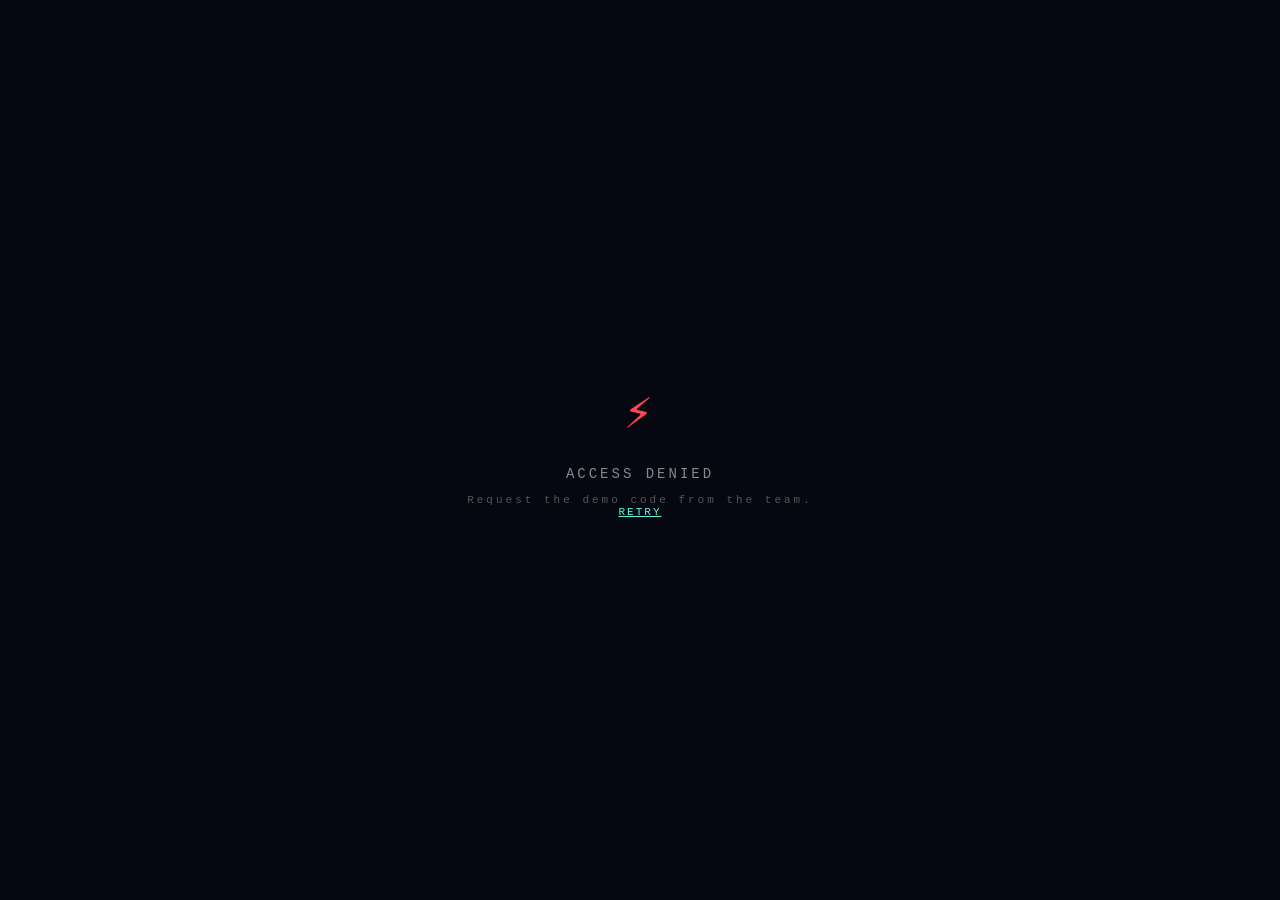
<file: docs/encore_slides.html>
<!DOCTYPE html>
<html lang="zh-CN">
<head>
<meta charset="UTF-8">
<meta name="viewport" content="width=device-width, initial-scale=1.0">
<title>⚡ ENCORE · V2G Engine — Pitch Deck</title>
<link rel="preconnect" href="https://fonts.googleapis.com">
<link rel="preconnect" href="https://fonts.gstatic.com" crossorigin>
<link rel="stylesheet" href="https://fonts.googleapis.com/css2?family=Press+Start+2P&family=VT323&family=JetBrains+Mono:wght@400;700&display=swap">
<style>
/* ===========================================
   CSS CUSTOM PROPERTIES — Encore theme
   =========================================== */
:root {
    --bg-primary:    #050810;
    --bg-secondary:  #0a0d14;
    --bg-panel:      #0e1422;
    --bg-line:       #1a2030;

    --c-red:         #ff4655;
    --c-gold:        #ffcd75;
    --c-teal:        #5af5e0;
    --c-purple:      #a044ff;
    --c-green:       #5ff5a0;
    --c-orange:      #ff8800;

    --text-primary:    #f4f4f4;
    --text-secondary:  #b3bccc;
    --text-muted:      #6a7588;
    --text-dim:        #3a4458;

    --font-pixel:    'Press Start 2P', monospace;
    --font-crt:      'VT323', monospace;
    --font-mono:     'JetBrains Mono', monospace;

    --title-size:    clamp(2rem, 6.5vw, 5.5rem);
    --h2-size:       clamp(1.4rem, 4vw, 2.8rem);
    --h3-size:       clamp(1rem, 2.5vw, 1.6rem);
    --body-size:     clamp(0.85rem, 1.4vw, 1.15rem);
    --small-size:    clamp(0.7rem, 1.1vw, 0.95rem);
    --tiny-size:     clamp(0.55rem, 0.85vw, 0.78rem);

    --slide-padding: clamp(1.2rem, 4vw, 3.5rem);
    --content-gap:   clamp(0.6rem, 2vw, 1.6rem);
    --element-gap:   clamp(0.3rem, 1vw, 0.8rem);

    --ease-out-expo: cubic-bezier(0.16, 1, 0.3, 1);
    --ease-out-back: cubic-bezier(0.34, 1.56, 0.64, 1);
    --duration-fast:   0.3s;
    --duration-normal: 0.7s;
    --duration-slow:   1.2s;
}

/* ===========================================
   VIEWPORT-BASE.CSS (mandatory)
   =========================================== */
* { margin: 0; padding: 0; box-sizing: border-box; }
html, body { height: 100%; overflow-x: hidden; }
html {
    scroll-snap-type: y mandatory;
    scroll-behavior: smooth;
    background: var(--bg-primary);
}
body {
    font-family: var(--font-crt);
    color: var(--text-primary);
    background: var(--bg-primary);
    /* Background atmosphere: corner radial accents */
    background-image:
        radial-gradient(ellipse 80% 50% at 0% 0%,   rgba(255,70,85,0.10),  transparent),
        radial-gradient(ellipse 70% 50% at 100% 0%, rgba(255,205,117,0.07), transparent),
        radial-gradient(ellipse 60% 40% at 0% 100%, rgba(160,68,255,0.08), transparent),
        radial-gradient(ellipse 70% 40% at 100% 100%, rgba(90,245,224,0.06), transparent);
    background-attachment: fixed;
    -webkit-font-smoothing: antialiased;
}
.slide {
    width: 100vw;
    height: 100vh;
    height: 100dvh;
    overflow: hidden;
    scroll-snap-align: start;
    display: flex;
    flex-direction: column;
    position: relative;
}
.slide-content {
    flex: 1;
    display: flex;
    flex-direction: column;
    /* center keeps short slides balanced (no awkward bottom whitespace).
       Every slide has been trimmed to fit ≤ 100vh at 1080p with normal
       padding, so centering is safe. If content ever exceeds, the
       overflow is hidden at top + bottom equally, but the slide should
       be trimmed instead of relying on overflow. */
    justify-content: center;
    max-height: 100%;
    overflow: hidden;
    padding: var(--slide-padding);
    position: relative;
    z-index: 2;
    gap: clamp(0.4rem, 1.2vw, 1rem);
}
img, .image-container {
    max-width: 100%;
    max-height: min(50vh, 400px);
    object-fit: contain;
}

/* ===========================================
   GLOBAL BACKGROUND EFFECTS
   - subtle grid pattern overlay
   - scanline overlay (CRT)
   =========================================== */
body::before {
    /* Grid pattern */
    content: '';
    position: fixed;
    inset: 0;
    pointer-events: none;
    background-image:
        linear-gradient(rgba(90,245,224,0.025) 1px, transparent 1px),
        linear-gradient(90deg, rgba(90,245,224,0.025) 1px, transparent 1px);
    background-size: clamp(28px, 4vw, 48px) clamp(28px, 4vw, 48px);
    z-index: 1;
}
body::after {
    /* Scanlines */
    content: '';
    position: fixed;
    inset: 0;
    pointer-events: none;
    background: repeating-linear-gradient(
        180deg,
        rgba(0,0,0,0) 0,
        rgba(0,0,0,0) 2px,
        rgba(0,0,0,0.12) 3px,
        rgba(0,0,0,0) 4px
    );
    z-index: 999;
    mix-blend-mode: multiply;
}

/* ===========================================
   PROGRESS BAR + NAV DOTS + HINT
   =========================================== */
.progress-bar {
    position: fixed;
    top: 0; left: 0;
    width: 0%;
    height: 3px;
    background: linear-gradient(90deg, var(--c-red), var(--c-gold), var(--c-teal), var(--c-purple));
    box-shadow: 0 0 12px rgba(255,70,85,0.6);
    z-index: 1000;
    transition: width 0.4s ease;
}
.nav-dots {
    position: fixed;
    right: clamp(0.6rem, 2vw, 1.4rem);
    top: 50%;
    transform: translateY(-50%);
    z-index: 1000;
    display: flex;
    flex-direction: column;
    gap: clamp(0.4rem, 1vw, 0.7rem);
}
.nav-dot {
    width: 8px; height: 8px;
    border: 1px solid var(--text-dim);
    background: transparent;
    border-radius: 50%;
    cursor: pointer;
    transition: all 0.3s var(--ease-out-expo);
}
.nav-dot:hover { border-color: var(--c-teal); transform: scale(1.4); }
.nav-dot.active {
    background: var(--c-red);
    border-color: var(--c-red);
    box-shadow: 0 0 12px rgba(255,70,85,0.6);
    transform: scale(1.3);
}
.keyboard-hint {
    position: fixed;
    bottom: clamp(0.8rem, 2vw, 1.4rem);
    left: 50%;
    transform: translateX(-50%);
    color: var(--text-muted);
    font-size: var(--tiny-size);
    letter-spacing: 2px;
    font-family: var(--font-mono);
    z-index: 1000;
    pointer-events: none;
    opacity: 0.6;
}
.keyboard-hint .key {
    border: 1px solid var(--text-dim);
    padding: 1px 6px;
    border-radius: 3px;
    margin: 0 4px;
}
.slide-counter {
    position: fixed;
    top: clamp(0.6rem, 2vw, 1.2rem);
    right: clamp(0.6rem, 2vw, 1.4rem);
    color: var(--c-red);
    font-family: var(--font-pixel);
    font-size: clamp(0.5rem, 0.85vw, 0.7rem);
    letter-spacing: 2px;
    z-index: 1000;
    opacity: 0.85;
}

/* ===========================================
   REVEAL ANIMATIONS
   Triggered when .slide.visible is set by intersection observer
   =========================================== */
.reveal {
    opacity: 0;
    transform: translateY(28px);
    transition: opacity 0.7s var(--ease-out-expo),
                transform 0.7s var(--ease-out-expo);
    transition-delay: var(--delay, 0s);
}
.visible .reveal { opacity: 1; transform: translateY(0); }
.reveal-left  { opacity: 0; transform: translateX(-36px); transition: opacity 0.8s var(--ease-out-expo), transform 0.8s var(--ease-out-expo); transition-delay: var(--delay, 0s); }
.visible .reveal-left  { opacity: 1; transform: translateX(0); }
.reveal-right { opacity: 0; transform: translateX(36px); transition: opacity 0.8s var(--ease-out-expo), transform 0.8s var(--ease-out-expo); transition-delay: var(--delay, 0s); }
.visible .reveal-right { opacity: 1; transform: translateX(0); }
.reveal-scale { opacity: 0; transform: scale(0.85); transition: opacity 0.8s var(--ease-out-expo), transform 0.8s var(--ease-out-back); transition-delay: var(--delay, 0s); }
.visible .reveal-scale { opacity: 1; transform: scale(1); }
.reveal-blur  { opacity: 0; filter: blur(12px); transition: opacity 1s var(--ease-out-expo), filter 1s var(--ease-out-expo); transition-delay: var(--delay, 0s); }
.visible .reveal-blur { opacity: 1; filter: blur(0); }

/* ===========================================
   COMMON TEXT STYLES
   =========================================== */
.eyebrow {
    color: var(--c-red);
    font-family: var(--font-mono);
    font-weight: 700;
    font-size: clamp(0.7rem, 1.1vw, 0.95rem);
    letter-spacing: 0.4em;
    margin-bottom: clamp(0.5rem, 1.2vw, 1rem);
}
.eyebrow::before { content: '⚡ '; }
h2.section-title {
    font-family: var(--font-crt);
    font-size: var(--h2-size);
    line-height: 1.05;
    color: var(--text-primary);
    margin-bottom: clamp(0.8rem, 2vw, 1.6rem);
    letter-spacing: 1px;
    max-width: 22ch;
}
h2.section-title .accent { color: var(--c-gold); }
h2.section-title .red { color: var(--c-red); }
.lead {
    font-family: var(--font-mono);
    color: var(--text-secondary);
    font-size: var(--body-size);
    line-height: 1.55;
    max-width: 56ch;
}
.lead strong { color: var(--text-primary); }
.cursor-blink::after {
    content: '_';
    display: inline-block;
    margin-left: 4px;
    color: var(--c-red);
    animation: blink 1s steps(2) infinite;
}
@keyframes blink {
    0%, 50% { opacity: 1; }
    51%, 100% { opacity: 0; }
}

/* ===========================================
   SLIDE 1 — TITLE
   Big ENCORE wordmark + boot-screen feel + glitch
   =========================================== */
.title-slide {
    align-items: center;
    justify-content: center;
}
.title-slide .slide-content {
    align-items: center;
    text-align: center;
    gap: clamp(0.6rem, 2vw, 1.4rem);
}
.boot-badge {
    color: var(--c-red);
    border: 1px solid var(--c-red);
    padding: clamp(0.3rem, 0.9vw, 0.5rem) clamp(0.8rem, 2vw, 1.5rem);
    font-family: var(--font-mono);
    font-weight: 700;
    letter-spacing: 0.4em;
    font-size: clamp(0.6rem, 0.95vw, 0.85rem);
    border-radius: 3px;
    box-shadow: 0 0 24px rgba(255,70,85,0.25), inset 0 0 12px rgba(255,70,85,0.1);
}
.title-encore {
    font-family: var(--font-pixel);
    font-size: clamp(2.2rem, 9vw, 7rem);
    color: var(--text-primary);
    letter-spacing: 0.04em;
    line-height: 1;
    position: relative;
    text-shadow:
        0 0 4px var(--text-primary),
        0 0 20px rgba(255,70,85,0.4),
        4px 0 0 rgba(255,70,85,0.35),
       -4px 0 0 rgba(90,245,224,0.35);
}
.title-encore .bolt {
    color: var(--c-red);
    font-size: 0.7em;
    margin-right: 0.12em;
    vertical-align: 0.05em;
    animation: pulse-bolt 2.4s ease-in-out infinite;
}
@keyframes pulse-bolt {
    0%, 100% { opacity: 1; text-shadow: 0 0 16px var(--c-red); }
    50%      { opacity: 0.7; text-shadow: 0 0 4px var(--c-red); }
}
.title-cn {
    color: var(--text-secondary);
    font-size: clamp(1rem, 2.4vw, 1.8rem);
    letter-spacing: clamp(0.5rem, 2vw, 1.5rem);
    font-family: var(--font-crt);
}
.title-tagline {
    color: var(--c-gold);
    font-family: var(--font-mono);
    font-weight: 700;
    font-size: clamp(0.85rem, 1.5vw, 1.2rem);
    letter-spacing: 0.4em;
    margin-top: clamp(0.4rem, 1.5vw, 1rem);
}
.title-stamp {
    color: var(--text-dim);
    font-family: var(--font-mono);
    font-size: clamp(0.6rem, 0.9vw, 0.8rem);
    letter-spacing: 0.3em;
    margin-top: clamp(0.2rem, 0.5vw, 0.4rem);
}
.title-rails {
    position: absolute;
    inset: 0;
    pointer-events: none;
    z-index: 1;
}
.title-rails::before,
.title-rails::after {
    content: '';
    position: absolute;
    top: 8%; bottom: 8%;
    width: 1px;
    background: linear-gradient(180deg, transparent, rgba(255,70,85,0.4), transparent);
    box-shadow: 0 0 8px rgba(255,70,85,0.5);
}
.title-rails::before { left: 22%; }
.title-rails::after  { right: 22%; }

/* ===========================================
   SLIDE 2 — PROBLEM (stat pair)
   =========================================== */
.problem-grid {
    display: grid;
    grid-template-columns: 1fr 1fr;
    gap: clamp(1rem, 2.5vw, 2.4rem);
    margin-top: clamp(1rem, 2.5vw, 2rem);
    max-width: 90vw;
}
.stat {
    background: rgba(255,70,85,0.05);
    border-left: 3px solid var(--c-red);
    padding: clamp(1rem, 2.5vw, 1.8rem);
    border-radius: 0 6px 6px 0;
}
.stat.good {
    background: rgba(90,245,224,0.04);
    border-left-color: var(--c-teal);
}
.stat .num {
    font-family: var(--font-pixel);
    color: var(--c-red);
    font-size: clamp(1.4rem, 4vw, 2.8rem);
    line-height: 1;
    margin-bottom: clamp(0.4rem, 1.2vw, 0.9rem);
}
.stat.good .num { color: var(--c-teal); }
.stat .lbl {
    color: var(--text-secondary);
    font-family: var(--font-mono);
    font-size: var(--small-size);
    line-height: 1.5;
}

/* ===========================================
   SLIDE 3 — VISION (3 columns)
   =========================================== */
.vision-grid {
    display: grid;
    grid-template-columns: repeat(3, 1fr);
    gap: clamp(0.8rem, 2vw, 1.6rem);
    margin-top: clamp(1rem, 2.5vw, 1.8rem);
    max-width: 1100px;
}
.v-step {
    background: var(--bg-panel);
    border: 1px solid var(--bg-line);
    padding: clamp(1rem, 2vw, 1.6rem);
    border-radius: 6px;
    position: relative;
    overflow: hidden;
}
.v-step::before {
    content: '';
    position: absolute;
    top: 0; left: 0; right: 0;
    height: 2px;
    background: var(--accent, var(--c-red));
}
.v-step:nth-child(1) { --accent: var(--c-red); }
.v-step:nth-child(2) { --accent: var(--c-gold); }
.v-step:nth-child(3) { --accent: var(--c-teal); }
.v-step .step-num {
    color: var(--accent);
    font-family: var(--font-pixel);
    font-size: clamp(0.6rem, 0.9vw, 0.85rem);
    letter-spacing: 2px;
    margin-bottom: clamp(0.6rem, 1.5vw, 1rem);
}
.v-step .ico {
    font-size: clamp(1.8rem, 4vw, 2.6rem);
    line-height: 1;
    margin-bottom: clamp(0.4rem, 1vw, 0.8rem);
}
.v-step h3 {
    color: var(--text-primary);
    font-family: var(--font-pixel);
    font-size: clamp(0.7rem, 1.1vw, 1rem);
    letter-spacing: 2px;
    margin-bottom: clamp(0.5rem, 1.2vw, 0.9rem);
}
.v-step p {
    color: var(--text-secondary);
    font-family: var(--font-mono);
    font-size: var(--small-size);
    line-height: 1.55;
}

/* SKU pills used in §FUTURE MONETIZATION bucket cards (reuses .vision-grid + .v-step) */
.sku-pills {
    display: flex;
    flex-wrap: wrap;
    gap: 0.35rem;
    margin: 0.7rem 0 0.5rem;
}
.sku-pill {
    font-family: var(--font-mono);
    font-size: clamp(0.55rem, 0.7vw, 0.7rem);
    background: rgba(255,255,255,0.05);
    border: 1px solid var(--bg-line);
    padding: 0.22rem 0.55rem;
    border-radius: 12px;
    color: var(--text-secondary);
    letter-spacing: 0.3px;
    white-space: nowrap;
}
.sku-pill.mvp {
    border-color: var(--c-teal);
    color: var(--c-teal);
    font-weight: 700;
    background: rgba(37,244,238,0.08);
}
.bucket-note {
    margin-top: 0.55rem !important;
    font-style: italic;
    opacity: 0.7;
    font-size: clamp(0.6rem, 0.8vw, 0.75rem) !important;
}
.bucket-callout {
    margin-top: clamp(1rem, 2vw, 1.4rem);
    padding: 0.7rem 1rem;
    background: rgba(255,255,255,0.03);
    border-left: 2px solid var(--c-gold);
    font-family: var(--font-mono);
    font-size: clamp(0.6rem, 0.85vw, 0.8rem);
    color: var(--text-secondary);
    line-height: 1.55;
}

/* ===========================================
   SLIDE 4 — LOOP
   3-stage flow with pulsing arrows
   =========================================== */
.loop-row {
    display: grid;
    grid-template-columns: 1fr auto 1fr auto 1fr;
    align-items: stretch;
    gap: clamp(0.5rem, 1.5vw, 1.2rem);
    max-width: 1200px;
    margin-top: clamp(1rem, 2.5vw, 1.8rem);
}
.loop-box {
    background: var(--bg-panel);
    border: 2px solid;
    border-radius: 8px;
    padding: clamp(1rem, 2vw, 1.6rem) clamp(0.8rem, 1.5vw, 1.2rem);
    text-align: center;
    position: relative;
    display: flex; flex-direction: column;
    justify-content: center; gap: clamp(0.3rem, 0.8vw, 0.6rem);
}
.loop-box.watch  { border-color: var(--c-teal); box-shadow: 0 0 24px rgba(90,245,224,0.15); }
.loop-box.play   { border-color: var(--c-gold); box-shadow: 0 0 24px rgba(255,205,117,0.15); }
.loop-box.replay { border-color: var(--c-purple);box-shadow: 0 0 24px rgba(160,68,255,0.18); }
.loop-stage {
    font-family: var(--font-pixel);
    font-size: clamp(0.5rem, 0.8vw, 0.7rem);
    letter-spacing: 2px;
}
.loop-box.watch .loop-stage  { color: var(--c-teal); }
.loop-box.play .loop-stage   { color: var(--c-gold); }
.loop-box.replay .loop-stage { color: var(--c-purple); }
.loop-box .ico { font-size: clamp(2rem, 4.5vw, 3rem); line-height: 1; }
.loop-box .label {
    color: var(--text-primary);
    font-family: var(--font-pixel);
    font-size: clamp(0.7rem, 1.2vw, 1rem);
    letter-spacing: 2px;
}
.loop-box .desc {
    color: var(--text-secondary);
    font-family: var(--font-mono);
    font-size: var(--small-size);
    line-height: 1.5;
}
.loop-arrow {
    align-self: center;
    color: var(--c-red);
    font-family: var(--font-pixel);
    font-size: clamp(1rem, 2vw, 1.6rem);
    animation: arrow-pulse 1.8s ease-in-out infinite;
}
.loop-arrow.a2 { animation-delay: 0.6s; }
@keyframes arrow-pulse {
    0%, 100% { opacity: 0.4; transform: translateX(-4px); }
    50%      { opacity: 1; transform: translateX(0); text-shadow: 0 0 10px rgba(255,70,85,0.7); }
}
.loop-cn {
    margin-top: clamp(1.5rem, 3.5vw, 2.5rem);
    text-align: center;
    color: var(--c-gold);
    font-family: var(--font-crt);
    font-size: clamp(1.4rem, 3.5vw, 2.4rem);
    letter-spacing: clamp(0.8rem, 3vw, 1.8rem);
}

/* ===========================================
   SLIDE 5 — 3 TEMPLATES (cards)
   =========================================== */
.tpl-grid {
    display: grid;
    grid-template-columns: repeat(3, 1fr);
    gap: clamp(0.6rem, 1.6vw, 1.4rem);
    margin-top: clamp(0.8rem, 2vw, 1.4rem);
    max-width: 1200px;
    max-height: 100%;
}
.tpl {
    background: var(--bg-panel);
    border: 2px solid;
    border-radius: 8px;
    padding: clamp(0.8rem, 1.8vw, 1.4rem);
    position: relative;
    overflow: hidden;
}
.tpl.fps  { border-color: var(--c-teal);   box-shadow: 0 0 18px rgba(90,245,224,0.12); }
.tpl.moba { border-color: var(--c-orange); box-shadow: 0 0 18px rgba(255,136,0,0.12); }
.tpl.br   { border-color: var(--c-purple); box-shadow: 0 0 18px rgba(160,68,255,0.14); }
.tpl .badge {
    display: inline-block;
    font-family: var(--font-pixel);
    font-size: clamp(0.5rem, 0.75vw, 0.65rem);
    letter-spacing: 2px;
    padding: clamp(0.2rem, 0.4vw, 0.3rem) clamp(0.4rem, 0.9vw, 0.7rem);
    border-radius: 3px;
    margin-bottom: clamp(0.5rem, 1.2vw, 0.9rem);
}
.tpl.fps .badge  { color: var(--c-teal);   background: rgba(90,245,224,0.12); border: 1px solid var(--c-teal); }
.tpl.moba .badge { color: var(--c-orange); background: rgba(255,136,0,0.12);  border: 1px solid var(--c-orange); }
.tpl.br .badge   { color: var(--c-purple); background: rgba(160,68,255,0.12); border: 1px solid var(--c-purple); }
.tpl h3 {
    color: var(--text-primary);
    font-family: var(--font-crt);
    font-size: clamp(1.1rem, 2vw, 1.7rem);
    letter-spacing: 2px;
    margin-bottom: clamp(0.1rem, 0.4vw, 0.3rem);
    line-height: 1;
}
.tpl .ref {
    color: var(--text-muted);
    font-family: var(--font-mono);
    font-size: clamp(0.6rem, 0.85vw, 0.78rem);
    margin-bottom: clamp(0.6rem, 1.4vw, 1.1rem);
}
.tpl ul {
    list-style: none;
    color: var(--text-secondary);
    font-family: var(--font-mono);
    font-size: var(--small-size);
    line-height: 1.55;
    margin-bottom: clamp(0.5rem, 1.2vw, 0.9rem);
}
.tpl ul li { padding: clamp(0.15rem, 0.3vw, 0.25rem) 0; }
.tpl ul li::before { content: '· '; color: var(--text-dim); }
.tpl .feel {
    font-family: var(--font-mono);
    font-style: italic;
    font-size: var(--small-size);
    border-top: 1px solid var(--bg-line);
    padding-top: clamp(0.4rem, 1vw, 0.7rem);
    line-height: 1.4;
}
.tpl.fps .feel  { color: var(--c-teal); }
.tpl.moba .feel { color: var(--c-orange); }
.tpl.br .feel   { color: var(--c-purple); }

/* ===========================================
   SLIDE 6 — UX RULE (phone mockup + rules)
   =========================================== */
.ux-row {
    display: grid;
    grid-template-columns: clamp(180px, 24vw, 280px) 1fr;
    gap: clamp(1.5rem, 4vw, 3rem);
    align-items: center;
    margin-top: clamp(0.8rem, 2vw, 1.4rem);
    max-width: 1100px;
}
.phone {
    width: 100%;
    aspect-ratio: 9 / 18;
    max-height: 64vh;
    background: var(--bg-secondary);
    border: clamp(5px, 1vw, 8px) solid var(--bg-line);
    border-radius: clamp(14px, 2vw, 28px);
    position: relative;
    overflow: hidden;
    box-shadow: 0 10px 50px rgba(255,70,85,0.18), 0 0 0 1px rgba(255,70,85,0.2);
}
.phone .live-bg {
    position: absolute;
    inset: 0;
    background:
        radial-gradient(ellipse at 30% 30%, rgba(160,68,255,0.4), transparent 50%),
        linear-gradient(135deg, #2a3344, var(--bg-secondary));
}
.phone .live-bg::after {
    content: '';
    position: absolute; inset: 0;
    background-image:
        linear-gradient(rgba(255,255,255,0.02) 1px, transparent 1px),
        linear-gradient(90deg, rgba(255,255,255,0.02) 1px, transparent 1px);
    background-size: 12px 12px;
}
.phone .live-badge {
    position: absolute;
    top: 8px; left: 8px;
    background: var(--c-red); color: white;
    font-family: var(--font-mono);
    font-weight: 700;
    font-size: clamp(0.45rem, 0.7vw, 0.6rem);
    padding: 2px 6px;
    border-radius: 3px;
    letter-spacing: 1px;
    z-index: 3;
}
.phone .live-badge::before { content: '● '; animation: blink 1.4s infinite; }
.phone .live-content {
    position: absolute;
    top: clamp(20px, 4vh, 36px); left: 8px; right: 8px;
    color: rgba(255,255,255,0.35);
    font-family: var(--font-mono);
    font-size: clamp(0.45rem, 0.65vw, 0.6rem);
    line-height: 1.5;
}
.phone .sheet {
    position: absolute;
    bottom: 0; left: 0; right: 0;
    height: 64%;
    background: var(--bg-secondary);
    border-top: 2px solid var(--c-red);
    border-radius: clamp(8px, 1.5vw, 14px) clamp(8px, 1.5vw, 14px) 0 0;
    padding: clamp(6px, 1vw, 10px);
    animation: sheet-slide 2.2s var(--ease-out-expo) 0.6s both;
}
@keyframes sheet-slide {
    from { transform: translateY(100%); }
    to   { transform: translateY(0); }
}
.phone .sheet-title {
    text-align: center;
    color: var(--c-red);
    font-family: var(--font-pixel);
    font-size: clamp(0.4rem, 0.6vw, 0.55rem);
    letter-spacing: 2px;
    margin-bottom: clamp(4px, 0.8vw, 8px);
}
.phone .sheet-game {
    height: 70%;
    background:
        repeating-linear-gradient(45deg, #3a7838 0 8px, #4a8848 8px 16px);
    border-radius: 4px;
    position: relative;
    margin-bottom: clamp(4px, 0.8vw, 8px);
    overflow: hidden;
}
.phone .sheet-game::before {
    content: '👾';
    position: absolute;
    bottom: 12%; left: 12%;
    font-size: clamp(0.8rem, 1.4vw, 1.2rem);
    animation: bob 2s ease-in-out infinite;
}
.phone .sheet-game::after {
    content: '🔥';
    position: absolute;
    top: 10%; right: 12%;
    font-size: clamp(0.8rem, 1.4vw, 1.2rem);
    animation: bob 2s ease-in-out infinite 1s;
}
@keyframes bob { 0%,100%{transform:translateY(0);} 50%{transform:translateY(-3px);} }
.phone .sheet-hud {
    display: flex;
    justify-content: space-around;
    color: var(--c-gold);
    font-family: var(--font-mono);
    font-size: clamp(0.4rem, 0.6vw, 0.55rem);
    letter-spacing: 1px;
}
.ux-text h4 {
    color: var(--c-gold);
    font-family: var(--font-pixel);
    font-size: clamp(0.7rem, 1.1vw, 0.95rem);
    letter-spacing: 2px;
    margin-bottom: clamp(0.6rem, 1.5vw, 1rem);
}
.ux-text p.iron {
    color: var(--c-red);
    font-family: var(--font-mono);
    font-weight: 700;
    font-size: var(--body-size);
    margin-bottom: clamp(0.6rem, 1.4vw, 1rem);
    line-height: 1.45;
}
.ux-rules {
    list-style: none;
    color: var(--text-secondary);
    font-family: var(--font-mono);
    font-size: var(--small-size);
    line-height: 1.7;
}
.ux-rules li { padding: clamp(0.15rem, 0.4vw, 0.3rem) 0; }
.ux-rules li::before { content: '⊳ '; color: var(--c-red); font-weight: bold; }

/* ===========================================
   SLIDE 7 — GIFT ECONOMY
   =========================================== */
.gift-grid {
    display: grid;
    grid-template-columns: repeat(4, 1fr);
    gap: clamp(0.6rem, 1.6vw, 1.2rem);
    margin-top: clamp(0.8rem, 2vw, 1.5rem);
    max-width: 1200px;
}
.gift {
    background: var(--bg-panel);
    padding: clamp(0.8rem, 1.8vw, 1.4rem);
    border-radius: 0 0 6px 6px;
    border-top: 3px solid;
    position: relative;
}
.gift:nth-child(1) { border-top-color: var(--c-teal); }
.gift:nth-child(2) { border-top-color: var(--c-gold); }
.gift:nth-child(3) { border-top-color: var(--c-red); }
.gift:nth-child(4) { border-top-color: var(--c-purple); }
.gift .name {
    font-family: var(--font-pixel);
    font-size: clamp(0.55rem, 0.85vw, 0.7rem);
    letter-spacing: 2px;
    margin-bottom: clamp(0.5rem, 1.2vw, 0.9rem);
}
.gift:nth-child(1) .name { color: var(--c-teal); }
.gift:nth-child(2) .name { color: var(--c-gold); }
.gift:nth-child(3) .name { color: var(--c-red); }
.gift:nth-child(4) .name { color: var(--c-purple); }
.gift .what {
    color: var(--text-primary);
    font-family: var(--font-crt);
    font-size: clamp(0.95rem, 1.4vw, 1.2rem);
    margin-bottom: clamp(0.4rem, 1vw, 0.7rem);
    line-height: 1.3;
}
.gift .ex {
    color: var(--text-muted);
    font-family: var(--font-mono);
    font-size: var(--small-size);
    line-height: 1.5;
}
.gift-iron {
    margin-top: clamp(1.2rem, 3vw, 2rem);
    color: var(--c-red);
    font-family: var(--font-mono);
    font-weight: 700;
    font-size: var(--small-size);
    text-align: center;
}
.gift-iron::before { content: '⚠ '; }

/* ===========================================
   SLIDE 8 — ARCHITECTURE (ASCII diagram)
   =========================================== */
.arch-panel {
    margin-top: clamp(0.8rem, 2vw, 1.2rem);
    background: rgba(5,8,16,0.85);
    border: 1px solid var(--c-teal);
    border-radius: 6px;
    padding: clamp(0.8rem, 1.8vw, 1.4rem);
    max-width: 1100px;
    align-self: center;
    width: 100%;
    box-shadow: 0 0 24px rgba(90,245,224,0.1), inset 0 0 24px rgba(90,245,224,0.04);
}
.arch-panel pre {
    color: var(--text-secondary);
    font-family: var(--font-mono);
    font-size: clamp(0.55rem, 0.85vw, 0.85rem);
    line-height: 1.55;
    overflow-x: auto;
    white-space: pre;
}
.arch-panel .red    { color: var(--c-red); }
.arch-panel .gold   { color: var(--c-gold); }
.arch-panel .teal   { color: var(--c-teal); }
.arch-panel .purple { color: var(--c-purple); }
.arch-panel .dim    { color: var(--text-dim); }
.arch-foot {
    margin-top: clamp(0.6rem, 1.5vw, 1rem);
    color: var(--text-muted);
    font-family: var(--font-mono);
    font-size: var(--tiny-size);
    text-align: right;
}
.arch-foot code {
    color: var(--c-teal);
    margin-left: 6px;
}

/* ===========================================
   SLIDE — LIVE DEMO (redesign — QR + 3 game tiles + 2 outcomes)
   Left: big scannable QR. Right: 3 game options + 2 outcome chips.
   No iframe, no controls wall.
   =========================================== */
.demo-redesign {
    display: grid;
    grid-template-columns: auto 1fr;
    gap: clamp(1.4rem, 3.5vw, 2.8rem);
    align-items: center;
    margin-top: clamp(0.8rem, 2vw, 1.4rem);
    max-width: 1200px;
}
.demo-qr-hero {
    display: flex;
    flex-direction: column;
    align-items: center;
    gap: clamp(0.6rem, 1.2vw, 0.9rem);
    padding: clamp(1rem, 1.8vw, 1.4rem);
    background: var(--bg-panel);
    border: 2px solid var(--c-red);
    border-radius: 12px;
    box-shadow: 0 8px 32px rgba(255,70,85,0.28);
}
.demo-qr-label {
    font-family: var(--font-pixel);
    font-size: clamp(0.65rem, 0.95vw, 0.8rem);
    color: var(--c-red);
    letter-spacing: 2px;
}
.demo-qr-large {
    width: clamp(200px, 26vw, 320px);
    height: clamp(200px, 26vw, 320px);
    background: #fff;
    padding: clamp(8px, 1vw, 14px);
    border-radius: 6px;
    image-rendering: pixelated;
    display: block;
}
.demo-qr-url {
    font-family: var(--font-mono);
    font-size: clamp(0.8rem, 1.2vw, 1.05rem);
    color: var(--text-primary);
    font-weight: 700;
    letter-spacing: 0.5px;
}
.demo-qr-hint {
    font-family: var(--font-mono);
    font-size: clamp(0.65rem, 0.9vw, 0.8rem);
    color: var(--c-teal);
    letter-spacing: 0.5px;
}

.demo-redesign-right {
    display: flex;
    flex-direction: column;
    gap: clamp(0.5rem, 1vw, 0.8rem);
    align-self: stretch;
    justify-content: center;
}
.demo-section-label {
    font-family: var(--font-pixel);
    font-size: clamp(0.55rem, 0.85vw, 0.72rem);
    color: var(--text-dim);
    letter-spacing: 2px;
    margin-bottom: clamp(0.2rem, 0.5vw, 0.4rem);
}
.demo-game-tiles {
    display: flex;
    gap: clamp(0.5rem, 1.2vw, 0.9rem);
    margin-bottom: clamp(0.6rem, 1.2vw, 1rem);
}
.demo-game-tile {
    flex: 1;
    background: var(--bg-panel);
    border: 1px solid var(--bg-line);
    border-radius: 8px;
    padding: clamp(0.6rem, 1.2vw, 0.9rem);
    border-top: 3px solid;
}
.demo-game-tile.gta  { border-top-color: var(--c-teal); }
.demo-game-tile.obby { border-top-color: var(--c-gold); }
.demo-game-tile.br   { border-top-color: var(--c-purple); }
.demo-game-tile .tile-badge {
    display: inline-block;
    font-family: var(--font-pixel);
    font-size: clamp(0.55rem, 0.8vw, 0.7rem);
    padding: 2px 6px;
    border-radius: 3px;
    background: rgba(255,255,255,0.06);
    color: var(--text-secondary);
    letter-spacing: 1.5px;
    margin-bottom: clamp(0.4rem, 0.8vw, 0.6rem);
}
.demo-game-tile.gta  .tile-badge { color: var(--c-teal); }
.demo-game-tile.obby .tile-badge { color: var(--c-gold); }
.demo-game-tile.br   .tile-badge { color: var(--c-purple); }
.demo-game-tile .tile-name {
    font-family: var(--font-pixel);
    font-size: clamp(0.7rem, 1.05vw, 0.95rem);
    color: var(--text-primary);
    font-weight: 700;
    letter-spacing: 1px;
    margin-bottom: clamp(0.2rem, 0.4vw, 0.35rem);
}
.demo-game-tile .tile-hint {
    font-family: var(--font-mono);
    font-size: clamp(0.65rem, 0.85vw, 0.78rem);
    color: var(--text-secondary);
}

.demo-outcomes {
    display: flex;
    flex-direction: column;
    gap: clamp(0.4rem, 0.8vw, 0.65rem);
}
.demo-outcome {
    display: flex;
    align-items: flex-start;
    gap: clamp(0.6rem, 1.2vw, 0.9rem);
    padding: clamp(0.7rem, 1.3vw, 1rem) clamp(0.9rem, 1.6vw, 1.2rem);
    background: var(--bg-panel);
    border: 1px solid var(--bg-line);
    border-radius: 8px;
}
.demo-outcome.video { border-left: 3px solid var(--c-red); }
.demo-outcome.gift  { border-left: 3px solid var(--c-gold); }
.demo-outcome .outcome-icon {
    font-size: clamp(1.1rem, 1.6vw, 1.4rem);
    line-height: 1;
}
.demo-outcome .outcome-text {
    font-family: var(--font-mono);
    font-size: clamp(0.75rem, 1vw, 0.92rem);
    color: var(--text-secondary);
    line-height: 1.5;
}
.demo-outcome .outcome-text strong { color: var(--text-primary); }

/* ===========================================
   OLD SLIDE — LIVE DEMO styles (kept for backwards compat / unused now)
   =========================================== */
.demo-row {
    display: grid;
    grid-template-columns: auto 1fr;
    gap: clamp(1rem, 3vw, 2.4rem);
    align-items: center;
    margin-top: clamp(0.6rem, 1.6vw, 1.2rem);
    max-width: 1100px;
    max-height: 100%;
}
.demo-frame {
    position: relative;
    /* Aspect-fixed 9:16 phone frame. Capped at 60vh so the iframe height
       roughly matches the combined height of the right column's QR +
       CONTROLS blocks — avoids the demo-row having one column much
       taller than the other (which was overflowing the slide). */
    width: clamp(240px, 36vh, 360px);
    aspect-ratio: 9 / 16;
    max-height: 60vh;
    background: var(--bg-secondary);
    border: 2px solid var(--c-red);
    border-radius: clamp(12px, 1.8vw, 22px);
    overflow: hidden;
    box-shadow:
        0 16px 60px rgba(255,70,85,0.28),
        0 0 0 1px rgba(255,70,85,0.18),
        inset 0 0 20px rgba(255,70,85,0.05);
    flex-shrink: 0;
}
.demo-frame iframe {
    width: 100%;
    height: 100%;
    border: 0;
    background: var(--bg-primary);
    display: block;
}
.demo-frame-glow {
    position: absolute;
    inset: -4px;
    border-radius: inherit;
    background: linear-gradient(135deg,
        rgba(255,70,85,0.35),
        rgba(255,205,117,0.2),
        rgba(90,245,224,0.25),
        rgba(160,68,255,0.3));
    z-index: -1;
    filter: blur(18px);
    opacity: 0.7;
    animation: glow-cycle 8s ease-in-out infinite;
}
@keyframes glow-cycle {
    0%, 100% { opacity: 0.55; filter: blur(18px) hue-rotate(0deg); }
    50%      { opacity: 0.85; filter: blur(24px) hue-rotate(40deg); }
}
.demo-side {
    display: flex;
    flex-direction: column;
    gap: clamp(0.8rem, 1.8vw, 1.4rem);
    align-self: stretch;
    justify-content: center;
}
.demo-side-block {
    background: var(--bg-panel);
    border: 1px solid var(--bg-line);
    border-left: 2px solid var(--c-gold);
    padding: clamp(0.7rem, 1.6vw, 1.1rem) clamp(0.9rem, 1.8vw, 1.4rem);
    border-radius: 0 6px 6px 0;
}
.demo-side-block:last-child { border-left-color: var(--c-teal); }
/* QR block — leftmost block on demo-side, red accent so it stands out
   against the gold / teal of CONTROLS / FYI. White background on the QR
   itself so the scanner always reads it cleanly against the dark deck. */
.demo-side-qr { border-left-color: var(--c-red); }
.demo-side-qr .demo-side-label { color: var(--c-red); }
.qr-wrap {
    display: flex;
    align-items: center;
    gap: clamp(0.7rem, 1.6vw, 1.2rem);
}
.qr-img {
    width: clamp(96px, 12vw, 140px);
    height: clamp(96px, 12vw, 140px);
    background: #fff;
    padding: clamp(6px, 0.8vw, 10px);
    border-radius: 6px;
    box-shadow: 0 4px 14px rgba(255, 70, 85, 0.25);
    flex-shrink: 0;
    image-rendering: pixelated;
}
.qr-url {
    font-family: var(--font-mono);
    font-size: var(--small-size);
    color: var(--text-secondary);
    word-break: break-all;
}
.demo-side-label {
    font-family: var(--font-pixel);
    font-size: clamp(0.5rem, 0.8vw, 0.7rem);
    letter-spacing: 2px;
    color: var(--c-gold);
    margin-bottom: clamp(0.4rem, 1vw, 0.7rem);
}
.demo-side-block:last-child .demo-side-label { color: var(--c-teal); }
.demo-side-list {
    list-style: none;
    color: var(--text-secondary);
    font-family: var(--font-mono);
    font-size: var(--small-size);
    line-height: 1.6;
}
.demo-side-list li {
    padding: clamp(0.15rem, 0.3vw, 0.25rem) 0;
}
.demo-side-list li::before { content: '· '; color: var(--text-dim); }
.demo-side-list strong { color: var(--text-primary); }
.key-inline {
    display: inline-block;
    border: 1px solid var(--text-dim);
    color: var(--c-teal);
    padding: 1px 5px;
    border-radius: 3px;
    font-family: var(--font-mono);
    font-size: 0.9em;
    margin: 0 1px;
}
.demo-slide .lead code.key-inline { color: var(--c-teal); }

/* Inline iframe-failure fallback panel (sits inside .demo-frame) */
.demo-fallback {
    position: absolute;
    inset: 0;
    background: linear-gradient(180deg, var(--bg-secondary), var(--bg-primary));
    color: var(--text-primary);
    display: flex;
    flex-direction: column;
    align-items: center;
    justify-content: center;
    padding: clamp(1rem, 3vw, 1.8rem);
    text-align: center;
    z-index: 2;
}
.demo-fallback[hidden] { display: none; }
.demo-fallback-icon {
    font-size: clamp(2rem, 5vw, 3.5rem);
    margin-bottom: clamp(0.6rem, 1.5vw, 1rem);
    filter: drop-shadow(0 0 12px rgba(255,70,85,0.5));
}
.demo-fallback-title {
    color: var(--c-red);
    font-family: var(--font-crt);
    font-size: clamp(1rem, 1.8vw, 1.4rem);
    letter-spacing: 1px;
    margin-bottom: clamp(0.5rem, 1.2vw, 0.9rem);
}
.demo-fallback-text {
    color: var(--text-secondary);
    font-family: var(--font-mono);
    font-size: var(--small-size);
    line-height: 1.55;
    margin-bottom: clamp(0.8rem, 2vw, 1.4rem);
    max-width: 32ch;
}
.demo-fallback-text code,
.demo-fallback-hint code {
    color: var(--c-teal);
    background: rgba(90,245,224,0.08);
    padding: 1px 5px;
    border-radius: 3px;
    font-size: 0.95em;
}
.demo-fallback-btn {
    display: inline-block;
    font-family: var(--font-pixel);
    font-size: clamp(0.6rem, 0.95vw, 0.8rem);
    letter-spacing: 2px;
    color: var(--c-red);
    border: 2px solid var(--c-red);
    background: rgba(255,70,85,0.08);
    padding: clamp(0.5rem, 1.2vw, 0.8rem) clamp(0.9rem, 2vw, 1.4rem);
    text-decoration: none;
    border-radius: 4px;
    transition: all 0.3s var(--ease-out-expo);
    margin-bottom: clamp(0.8rem, 2vw, 1.2rem);
}
.demo-fallback-btn:hover {
    background: rgba(255,70,85,0.2);
    box-shadow: 0 0 24px rgba(255,70,85,0.5);
    transform: translateY(-2px);
}
.demo-fallback-hint {
    color: var(--text-muted);
    font-family: var(--font-mono);
    font-size: var(--tiny-size);
    line-height: 1.5;
    max-width: 32ch;
}

/* "Open in new tab" link in the side panel — always available */
.demo-open-btn {
    display: inline-block;
    margin-top: clamp(0.4rem, 1vw, 0.6rem);
    font-family: var(--font-pixel);
    font-size: clamp(0.5rem, 0.78vw, 0.66rem);
    letter-spacing: 2px;
    color: var(--c-teal);
    border: 1px solid var(--c-teal);
    background: rgba(90,245,224,0.05);
    padding: clamp(0.4rem, 0.9vw, 0.6rem) clamp(0.7rem, 1.4vw, 1rem);
    text-decoration: none;
    border-radius: 3px;
    text-align: center;
    transition: all 0.3s var(--ease-out-expo);
}
.demo-open-btn:hover {
    background: rgba(90,245,224,0.15);
    box-shadow: 0 0 16px rgba(90,245,224,0.4);
    transform: translateY(-2px);
}
.demo-open-btn[hidden] { display: none; }

/* On narrower viewports stack vertically; iframe shrinks */
@media (max-width: 900px) {
    .demo-row { grid-template-columns: 1fr; }
    .demo-frame {
        width: min(60vw, 320px);
        max-height: 60vh;
        margin: 0 auto;
    }
}

/* ===========================================
   SLIDE 9 — BUILT TODAY
   =========================================== */
.built-grid {
    display: grid;
    grid-template-columns: 1fr 1fr;
    gap: clamp(0.6rem, 1.4vw, 1.2rem) clamp(1rem, 2.5vw, 2.5rem);
    margin-top: clamp(0.8rem, 2vw, 1.4rem);
    max-width: 1100px;
    font-family: var(--font-mono);
    font-size: var(--small-size);
}
.built-grid li {
    list-style: none;
    display: flex;
    align-items: flex-start;
    gap: clamp(0.5rem, 1vw, 0.8rem);
    padding: clamp(0.4rem, 1vw, 0.7rem) 0;
    border-bottom: 1px dashed var(--bg-line);
    line-height: 1.45;
}
.built-grid li.partial { color: var(--c-gold); }
.built-grid li.done    { color: var(--text-primary); }
.built-grid .mark {
    flex-shrink: 0;
    font-weight: 700;
    width: 1.4em;
}
.built-grid .done .mark    { color: var(--c-teal); }
.built-grid .partial .mark { color: var(--c-gold); }
.built-grid .meta { color: var(--text-muted); font-size: var(--tiny-size); }

/* ===========================================
   SLIDE 10 — LOCKED DECISIONS (2x4 grid)
   =========================================== */
.dec-grid {
    display: grid;
    grid-template-columns: repeat(2, 1fr);
    gap: clamp(0.6rem, 1.4vw, 1rem);
    margin-top: clamp(0.8rem, 2vw, 1.4rem);
    max-width: 1100px;
}
.dec {
    background: rgba(255,70,85,0.05);
    border-left: 2px solid var(--c-red);
    padding: clamp(0.7rem, 1.6vw, 1.1rem) clamp(0.9rem, 1.8vw, 1.4rem);
    border-radius: 0 4px 4px 0;
}
.dec .label {
    color: var(--c-red);
    font-family: var(--font-pixel);
    font-size: clamp(0.5rem, 0.78vw, 0.66rem);
    letter-spacing: 2px;
    margin-bottom: clamp(0.3rem, 0.7vw, 0.5rem);
}
.dec .text {
    color: var(--text-secondary);
    font-family: var(--font-mono);
    font-size: var(--small-size);
    line-height: 1.45;
}
.dec .text strong { color: var(--text-primary); }

/* ===========================================
   Inline roadmap strip — used at bottom of the merged
   "商业 + 路线图" slide. Single horizontal row of milestone pills,
   replaces the old standalone vertical-timeline roadmap slide.
   =========================================== */
.rm-strip {
    display: flex;
    flex-wrap: wrap;
    gap: clamp(0.4rem, 1vw, 0.8rem);
    margin-top: clamp(0.8rem, 1.8vw, 1.4rem);
    align-items: center;
}
.rm-cell {
    font-family: var(--font-mono);
    font-size: var(--small-size);
    padding: clamp(0.4rem, 0.9vw, 0.55rem) clamp(0.6rem, 1.2vw, 0.9rem);
    border-radius: 999px;
    background: rgba(255,255,255,0.04);
    border: 1px solid var(--bg-line);
    color: var(--text-secondary);
    white-space: nowrap;
}
.rm-cell b {
    color: var(--text-primary);
    font-weight: 700;
    margin-right: 0.4em;
    font-family: var(--font-pixel);
    letter-spacing: 1px;
}
.rm-cell.done  { border-color: rgba(45,212,150,0.5); color: var(--c-teal); }
.rm-cell.done b { color: var(--c-teal); }
.rm-cell.now   { border-color: rgba(255,210,63,0.55); color: var(--c-gold); box-shadow: 0 0 12px rgba(255,210,63,0.18); }
.rm-cell.now b { color: var(--c-gold); }
.rm-cell.next  { border-color: rgba(255,255,255,0.18); }
.rm-cell.phase2 { border-color: rgba(180,120,255,0.5); color: var(--c-purple); }
.rm-cell.phase2 b { color: var(--c-purple); }

/* ===========================================
   SLIDE — ROADMAP (vertical timeline) — kept for fallback / future use,
   the inline .rm-strip above is the canonical version now.
   =========================================== */
.roadmap {
    position: relative;
    padding-left: clamp(1.6rem, 4vw, 3rem);
    max-width: 900px;
    margin-top: clamp(0.6rem, 1.6vw, 1.2rem);
    align-self: stretch;
}
.roadmap::before {
    content: '';
    position: absolute;
    left: clamp(0.5rem, 1.4vw, 1rem); top: 0; bottom: clamp(0.5rem, 1vw, 1rem);
    width: 2px;
    background: linear-gradient(180deg, var(--c-teal), var(--c-gold), var(--c-red), var(--c-purple));
    box-shadow: 0 0 12px rgba(255,70,85,0.4);
    transform-origin: top;
    animation: track-draw 1.4s var(--ease-out-expo) 0.3s both;
}
@keyframes track-draw {
    from { transform: scaleY(0); }
    to   { transform: scaleY(1); }
}
.rm {
    position: relative;
    padding: clamp(0.4rem, 1vw, 0.7rem) 0 clamp(0.5rem, 1.2vw, 0.9rem) 0;
}
.rm::before {
    content: '';
    position: absolute;
    left: calc(-1 * clamp(1.3rem, 3.2vw, 2.4rem));
    top: clamp(0.6rem, 1.4vw, 1rem);
    width: clamp(12px, 1.8vw, 16px);
    height: clamp(12px, 1.8vw, 16px);
    border-radius: 50%;
    background: var(--bg-primary);
    border: 2px solid var(--accent);
}
.rm.done   { --accent: var(--c-teal); }
.rm.now    { --accent: var(--c-gold); }
.rm.next   { --accent: var(--c-red); }
.rm.phase2 { --accent: var(--c-purple); }
.rm.done::before { background: var(--c-teal); box-shadow: 0 0 12px var(--c-teal); }
.rm.now::before  { box-shadow: 0 0 12px rgba(255,205,117,0.6); animation: dot-pulse 2s infinite; }
@keyframes dot-pulse {
    0%, 100% { transform: scale(1); }
    50%      { transform: scale(1.3); }
}
.rm .when {
    font-family: var(--font-pixel);
    font-size: clamp(0.5rem, 0.8vw, 0.65rem);
    letter-spacing: 2px;
    color: var(--accent);
    margin-bottom: clamp(0.15rem, 0.4vw, 0.25rem);
}
.rm .title {
    color: var(--text-primary);
    font-family: var(--font-crt);
    font-size: clamp(1rem, 1.6vw, 1.4rem);
    margin-bottom: clamp(0.15rem, 0.4vw, 0.3rem);
    letter-spacing: 1px;
}
.rm .body {
    color: var(--text-secondary);
    font-family: var(--font-mono);
    font-size: var(--tiny-size);
    line-height: 1.5;
    max-width: 70ch;
}

/* ===========================================
   SLIDE 12 — CLOSING
   =========================================== */
.closing-slide {
    align-items: center;
    justify-content: center;
}
.closing-slide .slide-content {
    align-items: center;
    text-align: center;
    gap: clamp(1rem, 2.5vw, 1.8rem);
}
.closing-title {
    font-family: var(--font-pixel);
    font-size: clamp(1.4rem, 4vw, 3rem);
    color: var(--text-primary);
    line-height: 1.3;
    letter-spacing: 0.05em;
    text-shadow:
        0 0 20px var(--c-red),
        0 0 40px rgba(255,70,85,0.4);
}
.closing-title .x { color: var(--c-gold); }
.closing-sub {
    color: var(--text-secondary);
    font-family: var(--font-mono);
    font-size: var(--body-size);
    max-width: 56ch;
    line-height: 1.7;
}
.closing-links {
    margin-top: clamp(0.6rem, 1.5vw, 1.2rem);
    display: flex;
    gap: clamp(0.8rem, 2vw, 1.6rem);
    flex-wrap: wrap;
    justify-content: center;
}
.closing-link {
    color: var(--c-teal);
    font-family: var(--font-mono);
    font-size: var(--small-size);
    text-decoration: none;
    border: 1px solid var(--c-teal);
    padding: clamp(0.4rem, 1vw, 0.6rem) clamp(0.8rem, 2vw, 1.4rem);
    border-radius: 3px;
    letter-spacing: 2px;
    transition: all 0.3s var(--ease-out-expo);
}
.closing-link:hover {
    background: rgba(90,245,224,0.12);
    box-shadow: 0 0 24px rgba(90,245,224,0.4);
    transform: translateY(-2px);
}
.closing-stamp {
    color: var(--text-dim);
    font-family: var(--font-mono);
    font-size: var(--tiny-size);
    letter-spacing: 3px;
    margin-top: clamp(1rem, 2.5vw, 1.8rem);
}

/* ===========================================
   RESPONSIVE BREAKPOINTS
   =========================================== */
@media (max-height: 700px) {
    :root {
        --slide-padding: clamp(0.7rem, 3vw, 2rem);
        --content-gap: clamp(0.4rem, 1.4vw, 1rem);
        --h2-size: clamp(1.1rem, 3vw, 2rem);
        --body-size: clamp(0.7rem, 1.2vw, 1rem);
    }
}
@media (max-height: 600px) {
    :root {
        --slide-padding: clamp(0.5rem, 2.5vw, 1.4rem);
        --title-size: clamp(1.4rem, 4vw, 2.4rem);
    }
    .nav-dots, .keyboard-hint, .decorative { display: none; }
}
@media (max-width: 760px) {
    .vision-grid, .tpl-grid, .gift-grid, .dec-grid, .built-grid, .problem-grid {
        grid-template-columns: 1fr;
    }
    .loop-row {
        grid-template-columns: 1fr;
    }
    .loop-arrow { transform: rotate(90deg); justify-self: center; }
    .ux-row { grid-template-columns: 1fr; }
    .phone { max-height: 40vh; max-width: 180px; margin: 0 auto; }
    .title-rails::before, .title-rails::after { display: none; }
}
@media (prefers-reduced-motion: reduce) {
    *, *::before, *::after {
        animation-duration: 0.01ms !important;
        transition-duration: 0.2s !important;
    }
    html { scroll-behavior: auto; }
}
</style>
</head>
<body>

<div class="progress-bar"></div>
<div class="slide-counter" id="slideCounter">01 / 10</div>
<nav class="nav-dots" id="navDots"></nav>
<div class="keyboard-hint">
    <span class="key">←</span><span class="key">→</span> 翻页 ·
    <span class="key">Space</span> 下一张
</div>

<!-- ============================================
     SLIDE 1 — TITLE
     ============================================ -->
<section class="slide title-slide">
    <div class="title-rails"></div>
    <div class="slide-content">
        <div class="boot-badge reveal" style="--delay:0.05s">TIKTOK · GAMING · HACKATHON</div>
        <h1 class="title-encore reveal-scale" style="--delay:0.2s"><span class="bolt">⚡</span>ENCORE</h1>
        <div class="title-cn reveal" style="--delay:0.45s">安 可</div>
        <div class="title-tagline reveal" style="--delay:0.65s cursor-blink"><span class="cursor-blink">LIVE-NATIVE V2G ENGINE</span></div>
        <div class="title-stamp reveal" style="--delay:0.85s">v0.6 · 2026 · TIKTOK GAMING · DEMO</div>
    </div>
</section>

<!-- ============================================
     SLIDE 2 — THE PROBLEM
     ============================================ -->
<section class="slide">
    <div class="slide-content">
        <div class="eyebrow reveal" style="--delay:0.05s">01 · 问题</div>
        <h2 class="section-title reveal" style="--delay:0.15s">观众只能看,<br><span class="accent">不能玩。</span></h2>
        <p class="lead reveal" style="--delay:0.3s">
            主播打出 1v3 翻盘那一刻,直播间几千个观众都很兴奋 ——
            但他们能做的就是 <strong>刷弹幕、送礼物、点关注</strong>。没有一个功能让观众也能<strong>自己上手玩一下</strong>。
            <br><br>
            有些"送礼物影响主播游戏"的小游戏,确实让观众动了手,但代价是<strong>主播变 MC 不再认真打了</strong> —— 反而把游戏直播本身给毁了。
        </p>
        <div class="problem-grid">
            <div class="stat reveal" style="--delay:0.5s">
                <div class="num">0</div>
                <div class="lbl">现有功能里能让观众<br>自己玩一下、又不打扰主播的</div>
            </div>
            <div class="stat good reveal" style="--delay:0.65s">
                <div class="num">30s</div>
                <div class="lbl">Encore 给观众的小窗口 ——<br>自己玩一把,主播照常打 ranked</div>
            </div>
        </div>
    </div>
</section>

<!-- ============================================
     SLIDE 3 — VISION
     ============================================ -->
<section class="slide">
    <div class="slide-content">
        <div class="eyebrow reveal" style="--delay:0.05s">02 · Encore 是什么</div>
        <h2 class="section-title reveal" style="--delay:0.15s">让观众从"只能看"<span class="accent">变成"也能玩"。</span></h2>
        <p class="lead reveal" style="--delay:0.22s">不打扰主播打游戏的前提下, 把每个高光时刻自动变成 30 秒可玩小游戏 —— 观众多了<strong>参与感和自己的短视频</strong>, 主播多了<strong>被动产出和打赏入口</strong>, 平台多了<strong>新 UGC 内容池和 install 漏斗</strong>。</p>
        <div class="vision-grid">
            <div class="v-step reveal-scale" style="--delay:0.3s">
                <div class="step-num">STEP 01</div>
                <div class="ico">👁</div>
                <h3>看见</h3>
                <p>AI 一直盯着主播在打什么,识别出 1v3 翻盘、抢龙、ace 这种高光时刻 ——<br>就是把"主播按高光按钮"这件事自动化。</p>
            </div>
            <div class="v-step reveal-scale" style="--delay:0.45s">
                <div class="step-num">STEP 02</div>
                <div class="ico">🧬</div>
                <h3>转写</h3>
                <p>把刚才那个场面提炼成几个参数:什么游戏、几个敌人、什么武器、地图什么样 ——<br>用一份 JSON 描述清楚。</p>
            </div>
            <div class="v-step reveal-scale" style="--delay:0.6s">
                <div class="step-num">STEP 03</div>
                <div class="ico">🎮</div>
                <h3>还原</h3>
                <p>30 秒内,客户端把这份 JSON 渲染成一个像素小游戏,<br>从屏幕底部弹出来给当时在场的观众玩。</p>
            </div>
        </div>
    </div>
</section>

<!-- ============================================
     SLIDE 4 — THE LOOP
     ============================================ -->
<section class="slide">
    <div class="slide-content">
        <div class="eyebrow reveal" style="--delay:0.05s">03 · 看 · 玩 · 播</div>
        <h2 class="section-title reveal" style="--delay:0.15s">三步走完一轮,<span class="accent">主播什么都不用做。</span></h2>
        <div class="loop-row">
            <div class="loop-box watch reveal-left" style="--delay:0.3s">
                <div class="loop-stage">STAGE 01</div>
                <div class="ico">📺</div>
                <div class="label">看</div>
                <div class="desc">主播照常打 ranked,AI 在旁边一直看。识别出高光时刻 → 自动触发。</div>
            </div>
            <div class="loop-arrow reveal" style="--delay:0.5s">▶</div>
            <div class="loop-box play reveal-scale" style="--delay:0.55s">
                <div class="loop-stage">STAGE 02</div>
                <div class="ico">🕹</div>
                <div class="label">玩</div>
                <div class="desc">观众在屏幕底部弹出的小窗口里玩 30 秒,玩的是刚才那个高光场面的变体。</div>
            </div>
            <div class="loop-arrow a2 reveal" style="--delay:0.7s">▶</div>
            <div class="loop-box replay reveal-right" style="--delay:0.75s">
                <div class="loop-stage">STAGE 03</div>
                <div class="ico">🎬</div>
                <div class="label">播</div>
                <div class="desc">玩得最好的前 3 名,自动剪成"主播 15s + 玩家 15s"上下分屏短视频(浏览器端 Canvas + MediaRecorder 实合成, 真 .webm 文件可下载可分享), 发到玩家自己 TikTok, @主播, 带 #Encore。</div>
            </div>
        </div>
        <div class="loop-cn reveal" style="--delay:1s">看 · 玩 · 播</div>
    </div>
</section>

<!-- ============================================
     SLIDE 04 — LIVE DEMO (扫码就能玩)
     Reordered 2026-06-04 per PM: demo promoted to right after the
     solution slide so audience sees a working product before any
     cost / business talk. Old slide 4 "玩感+体验" (3 templates +
     UX rule) deleted — already covered in slides 02/03.
     ============================================ -->
<section class="slide demo-slide">
    <div class="slide-content">
        <div class="eyebrow reveal" style="--delay:0.05s">04 · 现场演示</div>
        <h2 class="section-title reveal" style="--delay:0.15s">扫码 <span class="accent">就能玩。</span></h2>
        <div class="demo-redesign">
            <!-- LEFT: Big QR + URL (encodes /prototype/live/feed.html) -->
            <div class="demo-qr-hero reveal-scale" style="--delay:0.3s">
                <div class="demo-qr-label">SCAN ME · 扫码体验</div>
                <img src="qr-encore.svg" alt="QR · feed.html · 3 直播间" class="demo-qr-large">
                <div class="demo-qr-url">encore-deploy.vercel.app</div>
                <div class="demo-qr-hint">↕ 上下滑动 3 个直播间</div>
            </div>
            <!-- RIGHT: 3 room tiles (one per game mode) + outcome chips -->
            <div class="demo-redesign-right">
                <div class="demo-section-label reveal" style="--delay:0.4s">3 个直播间 · 上下滑动切换</div>
                <div class="demo-game-tiles">
                    <div class="demo-game-tile br reveal-left" style="--delay:0.5s">
                        <div class="tile-badge">FPS</div>
                        <div class="tile-name">TK SÓI</div>
                        <div class="tile-hint">Free Fire BR · 缩圈</div>
                    </div>
                    <div class="demo-game-tile gta reveal-left" style="--delay:0.6s">
                        <div class="tile-badge">GTA</div>
                        <div class="tile-name">ROADKING88</div>
                        <div class="tile-hint">GTA Heist · 抢店开车</div>
                    </div>
                    <div class="demo-game-tile obby reveal-left" style="--delay:0.7s">
                        <div class="tile-badge">OBBY</div>
                        <div class="tile-name">PIXELMAX</div>
                        <div class="tile-hint">Obby Parkour · 跳平台</div>
                    </div>
                </div>
                <div class="demo-section-label reveal" style="--delay:0.8s" style="margin-top:1.2rem;">每个直播间触发高光后</div>
                <div class="demo-outcomes">
                    <div class="demo-outcome video reveal-left" style="--delay:0.9s">
                        <span class="outcome-icon">📹</span>
                        <span class="outcome-text"><strong>进前 3</strong> → 自动剪上下分屏短视频, 发回你的 TikTok</span>
                    </div>
                    <div class="demo-outcome gift reveal-left" style="--delay:1.0s">
                        <span class="outcome-icon">🎁</span>
                        <span class="outcome-text"><strong>想再玩一把</strong> → $0.5 送 Enhance 给主播, 续命刷分</span>
                    </div>
                </div>
            </div>
        </div>
    </div>
</section>

<!-- ============================================
     SLIDE 05 — 成本 $100K/月封顶
     v0.9 cost recalc (2026-06-04, Lark doc CJd8dy2Bvom9RZxa2i1lEd45gSe):
     - 4B/月 = 平台大盘, NOT Encore's model call volume
     - 过滤层: 90 万主播 × 50% × 每天 3 次 × 30 天 = ~4050 万月候选
     - M9: 5-20 templates, ~$0 (no model at runtime)
     - 基础版: 80% template + 20% real-gen = 810 万真生成/月 → $70-72K
     - 放量版: 真生成 ~30%, 日预算闸门, ≤$100K/月 capped
     ============================================ -->
<section class="slide">
    <div class="slide-content">
        <div class="eyebrow reveal" style="--delay:0.05s">05 · 成本 $100K/月封顶</div>
        <h2 class="section-title reveal" style="--delay:0.15s">过滤层先压量,<span class="accent">日预算闸门兜底封顶。</span></h2>
        <p class="lead reveal" style="--delay:0.22s">大盘 <strong>~4B 高光/月</strong> 是平台量,<strong>不是 Encore 模型调用量</strong>。 过滤层先压到月候选池, 第一阶段只走模板, 第二阶段才上模型且按日封顶:</p>

        <!-- Funnel: 4B → 45万/天 → 4050万/月 -->
        <div class="cost-funnel reveal" style="--delay:0.3s; display:flex; gap:8px; align-items:center; justify-content:center; flex-wrap:wrap; margin: 1.2rem 0 1.6rem; font-family: var(--font-mono); font-size: clamp(0.7rem, 0.9vw, 0.88rem);">
            <div style="padding:8px 14px; background: rgba(255,255,255,.06); border-radius:8px; border:1px solid rgba(255,255,255,.1);">
                <div style="opacity:.55; font-size:.85em;">平台大盘</div>
                <div style="font-weight:800; color:#fff;">~4B 高光/月</div>
            </div>
            <span style="opacity:.4; font-size:1.4em;">→</span>
            <div style="padding:8px 14px; background: rgba(255,255,255,.06); border-radius:8px; border:1px solid rgba(255,255,255,.1);">
                <div style="opacity:.55; font-size:.85em;">90 万主播 × 50%</div>
                <div style="font-weight:800; color:#fff;">45 万/天</div>
            </div>
            <span style="opacity:.4; font-size:1.4em;">→</span>
            <div style="padding:8px 14px; background: rgba(255,255,255,.06); border-radius:8px; border:1px solid rgba(255,255,255,.1);">
                <div style="opacity:.55; font-size:.85em;">每天 ≤ 3 次</div>
                <div style="font-weight:800; color:#fff;">135 万/天</div>
            </div>
            <span style="opacity:.4; font-size:1.4em;">→</span>
            <div style="padding:8px 14px; background: linear-gradient(135deg, var(--c-teal), color-mix(in srgb, var(--c-teal) 60%, transparent)); border-radius:8px;">
                <div style="opacity:.85; font-size:.85em; color:#0a0a0a;">月候选池</div>
                <div style="font-weight:800; color:#0a0a0a;">~4050 万/月</div>
            </div>
        </div>

        <div class="vision-grid">
            <div class="v-step reveal-scale" style="--delay:0.42s">
                <div class="step-num">M9 · 第一阶段</div>
                <div class="ico">📦</div>
                <h3>5-20 套模板<br>~$0 增量</h3>
                <p>覆盖 Free Fire / Roblox / GTA / MLBB / PUBG / MC 等主流, 归 3-4 类玩法。 平台高光信号 → 匹配模板。 <strong>运行时不调模型</strong>。</p>
            </div>
            <div class="v-step reveal-scale" style="--delay:0.57s">
                <div class="step-num">基础版 · 第二阶段</div>
                <div class="ico">⚡</div>
                <h3>80% 模板 + 20% 真生成<br>$70-72K / 月</h3>
                <p>810 万次真生成/月, 路由 <strong>80% mini/Haiku + 15% Sonnet + 5% GPT-5.5/Opus</strong>。 模型调用 $55-57K + 模板刷新监控 $15K。</p>
            </div>
            <div class="v-step reveal-scale" style="--delay:0.72s">
                <div class="step-num">放量版 · 第二阶段</div>
                <div class="ico">🚦</div>
                <h3>真生成 ~30%<br>≤ $100K / 月 封顶</h3>
                <p>日预算 $3,333 自动闸门: <strong>&lt;70%</strong> 头部上贵模型 / <strong>70-90%</strong> 普通房降级 / <strong>&gt;90%</strong> 只走模板。 不靠口头承诺, 系统按日封顶。</p>
            </div>
        </div>

        <!-- 回本线 footer note -->
        <p class="lead reveal" style="--delay:0.92s; margin-top: 1rem; font-size: clamp(0.72rem, 0.9vw, 0.85rem); opacity: 0.75;">
            <strong>回本线</strong>: 一次高光生成 1 份玩法参数, 整房间观众一起玩。 按 $0.5 Enhance, GPT-5.5 ≈ <strong>0.06 笔</strong> 回本, Sonnet ≈ <strong>0.03 笔</strong>, mini/Haiku ≈ <strong>0.01 笔</strong>。 模型只用在值得的房间。
        </p>
    </div>
</section>

<!-- ============================================
     SLIDE 06 — 收入 + 路线图
     ============================================ -->
<section class="slide">
    <div class="slide-content">
        <div class="eyebrow reveal" style="--delay:0.05s">06 · 收入 + 路线图</div>
        <h2 class="section-title reveal" style="--delay:0.15s">三类收入分阶段,<span class="accent">Phase 1 ~$1.5M / Phase 2 ~$2M / 月。</span></h2>
        <p class="lead reveal" style="--delay:0.22s">4050 万 月触发 × 平均 5 玩家 = <strong>2.025 亿月玩家 session</strong>(跟成本同口径)。 模型成本 $70-100K/月,<strong>净利率 95%+</strong>。</p>
        <div class="vision-grid">
            <div class="v-step reveal-scale" style="--delay:0.3s">
                <div class="step-num">A · 观众付费</div>
                <div class="ico">⚡</div>
                <h3>Enhance · $0.5 续命<br><span style="color:var(--c-teal); font-size:1.4rem;">~$1.5M / 月</span></h3>
                <p>2.025 亿 session × 3% 转化 × $0.5 × 50% 分成。 主播可设礼物门槛(关 / 50 / 200 / 500 金币)。 玩 Encore + 看 winner clip 永远免费。</p>
            </div>
            <div class="v-step reveal-scale" style="--delay:0.45s">
                <div class="step-num">B · 厂商付费</div>
                <div class="ico">🎯</div>
                <h3>CPI install + 联运<br><span style="color:var(--c-teal); font-size:1.4rem;">~$0.5M / 月</span></h3>
                <p>12.15M shorts × 400 vv × 0.2% click × 5% install × $1 CPI。 加联运 2 家 × $30K。 估低口径, <strong>跑通后可拉高</strong>。</p>
            </div>
            <div class="v-step reveal-scale" style="--delay:0.6s">
                <div class="step-num">C · 多人玩</div>
                <div class="ico">🤝</div>
                <h3>联赛 sponsor<br><span style="color:var(--c-teal); font-size:1.4rem;">~$20K / 月</span></h3>
                <p>2 个联赛 sponsor × $10K。 直接收入小, <strong>主要价值是拉高 A 留存</strong>。 不做月 Pass / 订阅。</p>
            </div>
        </div>
        <div class="rm-strip reveal" style="--delay:0.85s">
            <span class="rm-cell done"><b>M8</b> demo ✓</span>
            <span class="rm-cell now"><b>M11</b> Phase 1 · $1.5M</span>
            <span class="rm-cell next"><b>M14</b> Phase 2 · $2M</span>
            <span class="rm-cell phase2"><b>M18+</b> Phase 3 · $2.1M</span>
        </div>
    </div>
</section>

<!-- ============================================
     SLIDE 07 — 不抢谁的盘子 (vs 互动游戏 / 弹幕游戏)
     Moved here from old position 5 per PM 2026-06-04: judges naturally
     ask "wait, what about existing interactive games?" after seeing the
     demo + cost + revenue — answer it here.
     ============================================ -->
<section class="slide">
    <div class="slide-content">
        <div class="eyebrow reveal" style="--delay:0.05s">07 · 不抢谁的盘子</div>
        <h2 class="section-title reveal" style="--delay:0.15s">跟互动 / 弹幕游戏<span class="accent">服务不同人,不抢盘子。</span></h2>

        <!-- Compact 4-col comparison table (replaces 3 v-step cards which
             overflowed). Encore column highlighted via accent border + bg. -->
        <div class="reveal" style="--delay:0.3s; margin: 1.2rem 0 1rem;">
          <table style="width:100%; border-collapse: separate; border-spacing: 0; font-size: clamp(0.78rem, 1vw, 0.95rem); table-layout: fixed;">
            <colgroup>
              <col style="width: 13%;">
              <col style="width: 26%;">
              <col style="width: 26%;">
              <col style="width: 35%;">
            </colgroup>
            <thead>
              <tr>
                <th style="padding: 10px 8px; text-align:left; font-family: var(--font-mono); font-size: .72rem; opacity:.55; letter-spacing:.5px; border-bottom: 1px solid rgba(255,255,255,.1); font-weight: 600;">维度</th>
                <th style="padding: 10px 12px; text-align:left; font-family: var(--font-mono); font-size: .78rem; color: rgba(255,255,255,.7); border-bottom: 1px solid rgba(255,255,255,.1); font-weight: 700;">🎁 互动游戏<br><span style="font-size:.68rem; opacity:.5; font-weight:500;">萌宠快跑等</span></th>
                <th style="padding: 10px 12px; text-align:left; font-family: var(--font-mono); font-size: .78rem; color: rgba(255,255,255,.7); border-bottom: 1px solid rgba(255,255,255,.1); font-weight: 700;">💬 弹幕游戏<br><span style="font-size:.68rem; opacity:.5; font-weight:500;">轻量弹幕版</span></th>
                <th style="padding: 10px 14px; text-align:left; font-family: var(--font-mono); font-size: .85rem; color: var(--accent); border-bottom: 2px solid var(--accent); border-top: 2px solid var(--accent); border-left: 2px solid var(--accent); border-right: 2px solid var(--accent); background: color-mix(in srgb, var(--accent) 8%, transparent); border-radius: 8px 8px 0 0; font-weight: 800;">⚡ Encore<br><span style="font-size:.7rem; opacity:.75; font-weight:600; color:#fff;">观众自己玩</span></th>
              </tr>
            </thead>
            <tbody>
              <tr>
                <td style="padding: 12px 8px; opacity:.6; font-size:.85rem; font-weight: 600;">主播</td>
                <td style="padding: 12px;">化身游戏角色,被礼物驱动,<strong style="opacity:.85;">变 MC</strong></td>
                <td style="padding: 12px;">反应 + 接弹幕事件,被弹幕推着走</td>
                <td style="padding: 12px 14px; background: color-mix(in srgb, var(--accent) 8%, transparent); border-left: 2px solid var(--accent); border-right: 2px solid var(--accent); color: #fff;"><strong>继续打 ranked,零参与也工作</strong></td>
              </tr>
              <tr>
                <td style="padding: 12px 8px; opacity:.6; font-size:.85rem; font-weight: 600;">观众</td>
                <td style="padding: 12px;">间接 — 送礼影响主播游戏</td>
                <td style="padding: 12px;">间接 — 发弹幕 / 送礼影响事件</td>
                <td style="padding: 12px 14px; background: color-mix(in srgb, var(--accent) 8%, transparent); border-left: 2px solid var(--accent); border-right: 2px solid var(--accent); color: #fff;"><strong>直接 — 每个观众自己玩 30s</strong></td>
              </tr>
              <tr>
                <td style="padding: 12px 8px; opacity:.6; font-size:.85rem; font-weight: 600;">品类</td>
                <td style="padding: 12px;">只 1-2 款 mod 对接的合作游戏</td>
                <td style="padding: 12px;">平台定制的轻量游戏</td>
                <td style="padding: 12px 14px; background: color-mix(in srgb, var(--accent) 8%, transparent); border-left: 2px solid var(--accent); border-right: 2px solid var(--accent); border-bottom: 2px solid var(--accent); border-radius: 0 0 8px 8px; color: #fff;"><strong>FPS / MOBA / 吃鸡 / GTA / Roblox 全覆盖</strong></td>
              </tr>
            </tbody>
          </table>
        </div>

        <p class="lead reveal" style="--delay:0.65s; margin-top: 0.6rem;">互动游戏服务<strong>娱乐主播 + 想影响主播的观众</strong>;Encore 服务<strong>段位主播 + 想自己动手玩的观众</strong>。 <span class="accent">不抢盘子,是品类保护型产品。</span></p>
    </div>
</section>

<!-- ============================================
     SLIDE 08 — 分工 + 进展 (team + progress)
     4-column team grid (A/B/C/D + PM) above a compact progress checklist.
     Replaces old "已经做出来的东西" — team context was missing before.
     ============================================ -->
<section class="slide">
    <div class="slide-content">
        <div class="eyebrow reveal" style="--delay:0.05s">08 · 分工 + 进展</div>
        <h2 class="section-title reveal" style="--delay:0.15s">4 人 2 天,<span class="accent">原型已跑通。</span></h2>
        <p class="lead reveal" style="--delay:0.22s">TikTok Gaming · 4 人团队 · CODEOWNERS 模块隔离, 4 个 Claude Code session 并行不打架</p>
        <!-- 4-column team grid -->
        <div class="team-grid reveal" style="--delay:0.3s; display:grid; grid-template-columns: repeat(4, 1fr); gap: 12px; margin: 1.2rem 0;">
            <div class="team-card" style="background: rgba(255,255,255,.04); border:1px solid rgba(255,255,255,.1); border-radius: 12px; padding: 14px;">
                <div style="font-family: var(--font-mono); font-size: .72rem; opacity:.6; letter-spacing:.5px;">A · 玩法引擎</div>
                <div style="font-size: 1.3rem; margin-top:4px; font-weight:800; color: var(--c-purple);">🎮 Mario</div>
                <div style="font-size: .78rem; opacity:.85; margin-top:6px; line-height:1.4;">3 套真模板 (GTA / Obby / Free Fire BR) · 渲染器 · 输入 · 主题</div>
            </div>
            <div class="team-card" style="background: rgba(255,255,255,.04); border:1px solid rgba(255,255,255,.1); border-radius: 12px; padding: 14px;">
                <div style="font-family: var(--font-mono); font-size: .72rem; opacity:.6; letter-spacing:.5px;">B · V2G AI</div>
                <div style="font-size: 1.3rem; margin-top:4px; font-weight:800; color: var(--c-teal);">👁 Zihui</div>
                <div style="font-size: .78rem; opacity:.85; margin-top:6px; line-height:1.4;">Claude Vision 真接入 · observer.py 抽帧 · JSON schema · 2 真视频跑通</div>
            </div>
            <div class="team-card" style="background: rgba(255,255,255,.04); border:1px solid rgba(255,255,255,.1); border-radius: 12px; padding: 14px;">
                <div style="font-family: var(--font-mono); font-size: .72rem; opacity:.6; letter-spacing:.5px;">C · 美术内容</div>
                <div style="font-size: 1.3rem; margin-top:4px; font-weight:800; color: var(--c-gold);">🎨 Lingyi</div>
                <div style="font-size: .78rem; opacity:.85; margin-top:6px; line-height:1.4;">12 套主题 (4 themes × 3 templates) · sprite atlas · 像素美术管道</div>
            </div>
            <div class="team-card" style="background: rgba(255,255,255,.04); border:1px solid rgba(255,255,255,.1); border-radius: 12px; padding: 14px;">
                <div style="font-family: var(--font-mono); font-size: .72rem; opacity:.6; letter-spacing:.5px;">D · LIVE + UX</div>
                <div style="font-size: 1.3rem; margin-top:4px; font-weight:800; color: var(--accent);">📱 Polly</div>
                <div style="font-size: .78rem; opacity:.85; margin-top:6px; line-height:1.4;">streamer.html · 3 直播间 feed · TikTok-fidelity chrome · 短视频合成</div>
            </div>
        </div>
        <!-- progress checklist (compact 4 items) -->
        <ul class="built-grid">
            <li class="done reveal-left" style="--delay:0.65s"><span class="mark">✓</span><span>3 套真模板 + 12 套主题, embedded 进 sheet 跑</span></li>
            <li class="done reveal-right" style="--delay:0.7s"><span class="mark">✓</span><span>Claude Vision 真接入, 2 个真 TikTok LIVE 视频跑通</span></li>
            <li class="done reveal-left" style="--delay:0.75s"><span class="mark">✓</span><span>3 直播间 feed.html 上下滑动 + TikTok-fidelity 高保真 chrome</span></li>
            <li class="done reveal-right" style="--delay:0.8s"><span class="mark">✓</span><span><strong>短视频真合成</strong> Canvas + MediaRecorder → 真 .webm 可下载 / 分享</span></li>
        </ul>
    </div>
</section>

<!-- ============================================
     SLIDE — CLOSING
     ============================================ -->
<section class="slide closing-slide">
    <div class="title-rails"></div>
    <div class="slide-content">
        <div class="boot-badge reveal" style="--delay:0.05s">END OF PITCH</div>
        <h2 class="closing-title reveal-scale" style="--delay:0.2s">
            看. 玩. 播.<br>
            <span class="x">⚡</span> RUN IT BACK.
        </h2>
        <p class="closing-sub reveal" style="--delay:0.5s">
            高光不再只属于主播。<br>
            观众在 30 秒里参与那一刻 —— 然后把它变成主播的下一段内容。
        </p>
        <div class="closing-links reveal" style="--delay:0.7s">
            <a class="closing-link" href="../prototype/encore_prototype.html" target="_blank">🎮 PLAY THE DEMO</a>
        </div>
        <div class="closing-stamp reveal" style="--delay:0.95s">⚡ ENCORE · TIKTOK GAMING · HACKATHON · 2026</div>
    </div>
</section>

<script>
/* ===========================================
   ACCESS GATE — casual "soft" filter, not real security
   ----------------------------------------------------
   Prompts for an access code on first visit. Sets a localStorage flag
   so subsequent loads from the same browser skip the prompt.
   This is NOT cryptographically secure — anyone can read the source
   and skip the check, or inspect the network tab. It only cuts down
   on casual link-sharing leaks. If you need real protection, use
   Vercel Pro's password-protected deployments.
   To rotate the code, change ACCESS_CODE below.
   To clear local memory and re-prompt, run in console:
       localStorage.removeItem('encore-access');
   =========================================== */
(function gate() {
    const ACCESS_CODE = 'encore-demo';
    const STORAGE_KEY = 'encore-access';
    try {
        if (localStorage.getItem(STORAGE_KEY) === ACCESS_CODE) return;
    } catch (_) { /* localStorage unavailable — fall through to prompt */ }
    const entered = window.prompt(
        '⚡ ENCORE — DEMO ACCESS\n\n' +
        'This preview is gated. Enter the access code shared with you:'
    );
    if (entered && entered.trim().toLowerCase() === ACCESS_CODE) {
        try { localStorage.setItem(STORAGE_KEY, ACCESS_CODE); } catch (_) {}
        return;
    }
    // Wrong code or cancel — show a friendly lockout screen and stop the script.
    document.documentElement.innerHTML = `
        <body style="margin:0;background:#050810;color:#888;
                     font-family:'Courier New',monospace;letter-spacing:3px;
                     display:flex;align-items:center;justify-content:center;
                     min-height:100vh;text-align:center;">
            <div>
                <div style="color:#ff4655;font-size:48px;margin-bottom:24px;">⚡</div>
                <div style="font-size:14px;margin-bottom:12px;">ACCESS DENIED</div>
                <div style="font-size:11px;color:#555;">
                    Request the demo code from the team.<br>
                    <a href="javascript:location.reload()"
                       style="color:#5af5e0;letter-spacing:2px;">RETRY</a>
                </div>
            </div>
        </body>`;
    throw new Error('encore: access gate');
})();

/* ===========================================
   SLIDE PRESENTATION CONTROLLER
   - Intersection observer adds .visible to trigger CSS reveals
   - Keyboard / wheel / touch / nav-dot click navigation
   - Progress bar tracks slide index
   =========================================== */
class SlidePresentation {
    constructor() {
        this.slides = Array.from(document.querySelectorAll('.slide'));
        this.currentSlide = 0;
        this.wheelLock = false;
        this.touchStartY = null;

        this.progressBar = document.querySelector('.progress-bar');
        this.counter = document.getElementById('slideCounter');
        this.navDotsHost = document.getElementById('navDots');

        this.buildNavDots();
        this.setupIntersectionObserver();
        this.setupKeyboardNav();
        this.setupTouchNav();
        this.setupWheelNav();
        this.updateUI(0);
    }

    buildNavDots() {
        this.slides.forEach((_, i) => {
            const d = document.createElement('button');
            d.className = 'nav-dot';
            d.setAttribute('aria-label', `Slide ${i + 1}`);
            d.addEventListener('click', () => this.goTo(i));
            this.navDotsHost.appendChild(d);
        });
        this.navDots = Array.from(this.navDotsHost.querySelectorAll('.nav-dot'));
    }

    setupIntersectionObserver() {
        const io = new IntersectionObserver((entries) => {
            entries.forEach(entry => {
                if (entry.isIntersecting && entry.intersectionRatio > 0.5) {
                    entry.target.classList.add('visible');
                    const idx = this.slides.indexOf(entry.target);
                    if (idx !== -1) this.updateUI(idx);
                }
            });
        }, { threshold: [0.3, 0.55, 0.85] });
        this.slides.forEach(s => io.observe(s));
    }

    setupKeyboardNav() {
        document.addEventListener('keydown', (e) => {
            if (['ArrowRight','ArrowDown','PageDown',' '].includes(e.key)) {
                e.preventDefault();
                this.next();
            } else if (['ArrowLeft','ArrowUp','PageUp'].includes(e.key)) {
                e.preventDefault();
                this.prev();
            } else if (e.key === 'Home') {
                e.preventDefault();
                this.goTo(0);
            } else if (e.key === 'End') {
                e.preventDefault();
                this.goTo(this.slides.length - 1);
            }
        });
    }

    setupTouchNav() {
        document.addEventListener('touchstart', (e) => {
            this.touchStartY = e.touches[0].clientY;
        }, { passive: true });
        document.addEventListener('touchend', (e) => {
            if (this.touchStartY == null) return;
            const dy = e.changedTouches[0].clientY - this.touchStartY;
            if (Math.abs(dy) > 50) {
                if (dy < 0) this.next(); else this.prev();
            }
            this.touchStartY = null;
        }, { passive: true });
    }

    setupWheelNav() {
        let wheelTimer = null;
        window.addEventListener('wheel', (e) => {
            if (this.wheelLock) return;
            if (Math.abs(e.deltaY) < 30) return;
            this.wheelLock = true;
            if (e.deltaY > 0) this.next(); else this.prev();
            clearTimeout(wheelTimer);
            wheelTimer = setTimeout(() => this.wheelLock = false, 700);
        }, { passive: true });
    }

    next() { this.goTo(Math.min(this.currentSlide + 1, this.slides.length - 1)); }
    prev() { this.goTo(Math.max(this.currentSlide - 1, 0)); }

    goTo(i) {
        this.slides[i].scrollIntoView({ behavior: 'smooth', block: 'start' });
        this.updateUI(i);
    }

    updateUI(i) {
        this.currentSlide = i;
        const pct = ((i + 1) / this.slides.length) * 100;
        this.progressBar.style.width = pct + '%';
        const total = String(this.slides.length).padStart(2, '0');
        const cur = String(i + 1).padStart(2, '0');
        this.counter.textContent = `${cur} / ${total}`;
        this.navDots.forEach((d, idx) => d.classList.toggle('active', idx === i));
    }
}

window.addEventListener('DOMContentLoaded', () => {
    new SlidePresentation();
    // Mark first slide visible immediately for initial entrance animation
    document.querySelectorAll('.slide')[0].classList.add('visible');
    setupDemoEmbed();
});

/* ===========================================
   DEMO IFRAME — robust path resolution
   Strategy depends on protocol:
     • HTTP(S): try iframe load + contentDocument check for each candidate
       until one renders the game. Uses real iframe events (not fetch HEAD)
       so the same logic works under restricted sandboxes too.
     • file://  : skip verification entirely (fetch blocked, cross-origin
       blocks contentDocument access). Just set src to the canonical
       relative path and trust the file exists. Always show the open-tab
       link in the side panel so the user has a manual escape hatch.
   =========================================== */
function setupDemoEmbed() {
    const iframe   = document.getElementById('demo-iframe');
    const fallback = document.getElementById('demo-fallback');
    const openLink = document.getElementById('demo-open-link');
    const fbLink   = document.getElementById('demo-fallback-link');
    if (!iframe) return;

    const candidates = [
        '../prototype/encore_prototype.html',   // canonical: docs/ → ../prototype/
        'prototype/encore_prototype.html',      // siblings at server root
        './encore_prototype.html',              // co-located in the same dir
        '/prototype/encore_prototype.html',     // absolute server-root + prototype/
        '/encore_prototype.html',               // absolute root
    ];

    // file:// — browser cross-origin blocks both fetch and contentDocument access.
    // Don't bother verifying; trust the relative path and show the open-tab link.
    if (location.protocol === 'file:') {
        iframe.src = candidates[0];
        openLink.href = candidates[0];
        fbLink.href = candidates[0];
        openLink.hidden = false;
        return;
    }

    function tryCandidate(idx) {
        if (idx >= candidates.length) {
            // Exhausted all candidates — show inline fallback
            const best = candidates[0];
            fbLink.href = best;
            openLink.href = best;
            openLink.hidden = false;
            fallback.hidden = false;
            return;
        }
        const path = candidates[idx];
        let settled = false;
        const onLoad = () => {
            if (settled) return;
            settled = true;
            iframe.removeEventListener('load', onLoad);
            // Brief tick to let the iframe doc populate
            setTimeout(() => {
                let ok = false;
                try {
                    const doc = iframe.contentDocument;
                    if (doc) {
                        // Robust check: ANY of these markers means a real Encore page loaded.
                        // Mario v2 sometimes dismisses splash quickly, so we don't require
                        // .template-card specifically. Title check is most reliable.
                        ok = (doc.title && doc.title.toLowerCase().includes('encore'))
                          || !!doc.querySelector('#splash, #wrap, canvas, .template-card');
                    }
                } catch (_) {
                    // Cross-origin access blocked → assume it loaded (browser blocks us
                    // from peeking inside, but the iframe is still rendering content)
                    ok = true;
                }
                if (ok) {
                    openLink.href = path;
                    fbLink.href = path;
                    openLink.hidden = false;
                    fallback.hidden = true;
                } else {
                    tryCandidate(idx + 1);
                }
            }, 600);
        };
        iframe.addEventListener('load', onLoad);
        iframe.src = path;
        // Safety net: if onload doesn't fire within 4s (network hang, blocked
        // by sandbox), advance to the next candidate.
        setTimeout(() => {
            if (!settled) {
                settled = true;
                iframe.removeEventListener('load', onLoad);
                tryCandidate(idx + 1);
            }
        }, 4000);
    }
    tryCandidate(0);
}
</script>
</body>
</html>
</file>
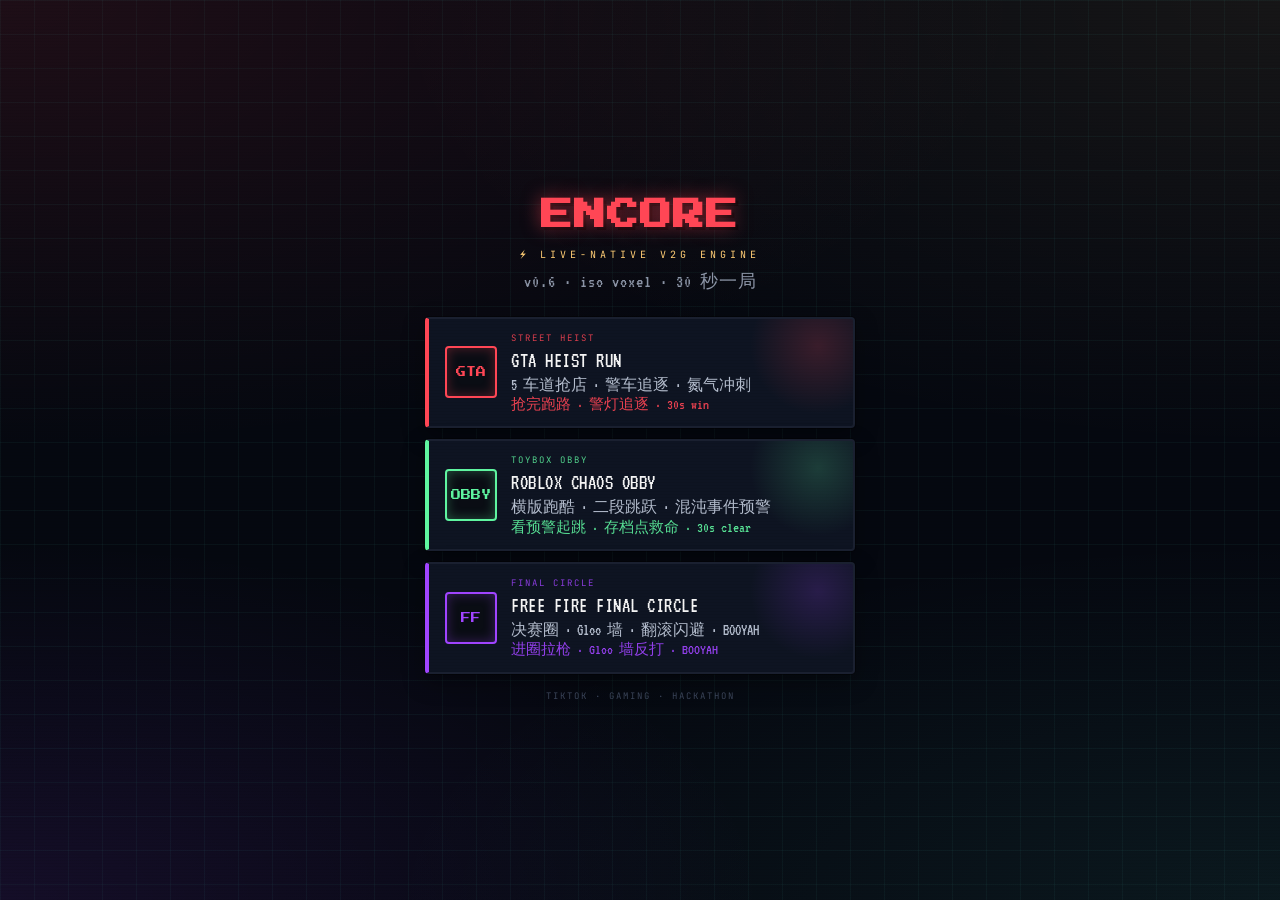
<file: prototype/encore_prototype.html>
<!DOCTYPE html>
<html lang="zh-CN">
<head>
<meta charset="UTF-8">
<meta name="viewport" content="width=device-width, initial-scale=1, maximum-scale=1, user-scalable=no, viewport-fit=cover">
<title>Encore v0.6 — GTA · Roblox · Free Fire BR</title>
<!-- Pitch-deck fonts (Press Start 2P / VT323 / JetBrains Mono) so the splash + how-to +
     end overlays match docs/encore_slides.html. display=swap → falls back to Courier mono
     offline; the in-game HUD keeps monospace regardless. -->
<link rel="preconnect" href="https://fonts.googleapis.com">
<link rel="preconnect" href="https://fonts.gstatic.com" crossorigin>
<link rel="stylesheet" href="https://fonts.googleapis.com/css2?family=Press+Start+2P&family=VT323&family=JetBrains+Mono:wght@400;700&display=swap">
<!-- CSS extracted to styles.css for multi-dev work (Ticket M9-prep) -->
<link rel="stylesheet" href="styles.css?v=entry-ui-v6">
</head>
<body>
<div id="wrap">
  <canvas id="game"></canvas>
  <div id="brand">⚡ ENCORE v0.6</div>

  <div id="hud-top">
    <span class="badge" id="mode-badge">FPS</span>
    <span id="timer">0:30</span>
    <span id="score">—</span>
  </div>

  <div id="bars">
    <div class="bar" id="hp"><div class="fill" style="width:100%"></div><span class="lbl">HP</span></div>
    <div class="bar" id="mp"><div class="fill" style="width:100%"></div><span class="lbl">MP</span></div>
  </div>

  <div id="pills">
    <span class="pill" id="pill-gold">GOLD 0</span>
    <span class="pill weapon" id="pill-weapon">PISTOL</span>
    <span class="pill kit" id="pill-kit">KIT 1</span>
  </div>

  <div id="aimpad"></div>
  <div id="joy"><div id="joy-knob"></div></div>
  <div id="jumpbtn"><span class="jb-arrow">▲</span><span class="jb-txt">JUMP</span></div>

  <div id="skills">
    <div class="skill" id="s-q"><span class="ico">Q</span><span class="lbl"></span><span class="cost"></span><span class="cdtxt"></span></div>
    <div class="skill" id="s-w"><span class="ico">W</span><span class="lbl"></span><span class="cost"></span><span class="cdtxt"></span></div>
    <div class="skill" id="s-e"><span class="ico">E</span><span class="lbl"></span><span class="cost"></span><span class="cdtxt"></span></div>
    <div class="skill r" id="s-r"><span class="ico">R</span><span class="lbl"></span><span class="cost"></span><span class="cdtxt"></span></div>
  </div>

  <div id="fct-layer"></div>
  <div id="banner"></div>

  <div class="overlay on" id="splash">
    <div class="splash-inner">
      <h1>ENCORE</h1>
      <div class="tag">⚡ LIVE-NATIVE V2G ENGINE</div>
      <div class="sub">v0.6 · iso voxel · 30 秒一局</div>

      <div class="template-card gta" data-game="gta">
        <div class="ico-box">GTA</div>
        <div class="t-copy">
          <div class="t-kicker">STREET HEIST</div>
          <div class="t-name">GTA HEIST RUN</div>
          <div class="t-desc">5 车道抢店 · 警车追逐 · 氮气冲刺</div>
          <div class="t-feel">抢完跑路 · 警灯追逐 · 30s win</div>
        </div>
      </div>

      <div class="template-card roblox" data-game="roblox">
        <div class="ico-box">OBBY</div>
        <div class="t-copy">
          <div class="t-kicker">TOYBOX OBBY</div>
          <div class="t-name">ROBLOX CHAOS OBBY</div>
          <div class="t-desc">横版跑酷 · 二段跳跃 · 混沌事件预警</div>
          <div class="t-feel">看预警起跳 · 存档点救命 · 30s clear</div>
        </div>
      </div>

      <div class="template-card br" data-game="br">
        <div class="ico-box">FF</div>
        <div class="t-copy">
          <div class="t-kicker">FINAL CIRCLE</div>
          <div class="t-name">FREE FIRE FINAL CIRCLE</div>
          <div class="t-desc">决赛圈 · Gloo 墙 · 翻滚闪避 · BOOYAH</div>
          <div class="t-feel">进圈拉枪 · Gloo 墙反打 · BOOYAH</div>
        </div>
      </div>

      <div class="footer">TIKTOK · GAMING · HACKATHON</div>
    </div>
  </div>

  <div id="howto">
    <div class="card">
      <h2>HOW TO PLAY</h2>
      <h1 id="howto-title">—</h1>
      <ul id="howto-list"></ul>
      <button class="cta" id="howto-go">TAP TO BEGIN</button>
      <div class="auto" id="howto-auto"></div>
    </div>
  </div>

  <div class="overlay" id="end">
    <div class="panel" id="end-panel">
      <h1 id="end-title">VICTORY</h1>
      <h2 id="end-sub">—</h2>
      <p id="end-stats" class="stat"></p>
      <button class="btn" id="btn-retry">REPLAY</button>
      <button class="btn ghost" id="btn-menu">MENU</button>
    </div>
  </div>
</div>

<script>
(() => {
  // ============================================================
  //  V2G EMBEDDED MODE — declared early so pickTheme/finishGame
  //  can read these. When ?embedded=1 is in the URL, this HTML is
  //  hosted inside an iframe by streamer.html. The parent posts a
  //  {type:'launch', config} message to drive the game directly,
  //  bypassing the splash card UI.
  // ============================================================
  const isEmbedded = new URLSearchParams(window.location.search).get('embedded') === '1';
  let pendingConfig = null;

  // ─── Dev/test override: force a specific template + theme via URL params ─
  // Use to deterministically test a game without going through the random
  // sheet pick. Examples:
  //   ?force_template=roblox
  //   ?force_template=gta&force_theme=night
  const _params       = new URLSearchParams(window.location.search);
  const forceTemplate = _params.get('force_template');
  const forceTheme    = _params.get('force_theme');

  // ============================================================
  //  CANVAS
  // ============================================================
  const canvas = document.getElementById('game');
  const ctx = canvas.getContext('2d');
  // W, H track the current viewport / iframe size. canvas internal resolution
  // matches them so we never letterbox. Per-template refit() runs on resize
  // to recompute camera + tile size so the map always fits.
  let W = Math.max(300, window.innerWidth);
  let H = Math.max(500, window.innerHeight);
  canvas.width = W;
  canvas.height = H;
  canvas.style.width = '100%';
  canvas.style.height = '100%';

  let resizeRaf = 0;
  function fitCanvas() {
    const newW = Math.max(300, window.innerWidth);
    const newH = Math.max(500, window.innerHeight);
    if (newW === W && newH === H) return;
    W = newW; H = newH;
    canvas.width = W;
    canvas.height = H;
    if (started && current && current.refit) current.refit();
  }
  // Initial fit + debounced resize handler (rAF prevents thrash during drag)
  window.addEventListener('resize', () => {
    if (resizeRaf) cancelAnimationFrame(resizeRaf);
    resizeRaf = requestAnimationFrame(() => { resizeRaf = 0; fitCanvas(); });
  });

  // ============================================================
  //  ISO RENDERER
  //  Logic stays in flat world coords. Iso is render-only.
  //  World coord (wx, wy) in "world units"; 1 unit = 1 world px.
  //  Tile = WS units wide. Block height in screen px.
  // ============================================================
  const Iso = {
    TW: 40, TH: 20,      // screen tile half-projection; full diamond 2*TW × 2*TH
    WS: 40,              // world units per tile
    camX: 0, camY: 0,
    setTile(tw, th, ws) { this.TW = tw; this.TH = th; this.WS = ws; },
    w2s(wx, wy, wz = 0) {
      const tx = wx / this.WS, ty = wy / this.WS;
      return {
        sx: (tx - ty) * this.TW + this.camX,
        sy: (tx + ty) * this.TH - wz + this.camY,
      };
    },
    s2w(sx, sy) {
      const a = (sx - this.camX) / this.TW;
      const b = (sy - this.camY) / this.TH;
      const tx = (a + b) / 2, ty = (b - a) / 2;
      return { wx: tx * this.WS, wy: ty * this.WS };
    },
  };

  // Render buffer — items with zKey, sorted once per frame
  const renderBuf = [];
  function pushRender(zKey, fn) { renderBuf.push({ z: zKey, fn }); }
  function flushRender() {
    renderBuf.sort((a,b) => a.z - b.z);
    for (const r of renderBuf) r.fn();
    renderBuf.length = 0;
  }

  // Color helpers
  function mix(hex, with_, t) {
    const h = hex.replace('#',''); const w = with_.replace('#','');
    const r1 = parseInt(h.slice(0,2),16), g1 = parseInt(h.slice(2,4),16), b1 = parseInt(h.slice(4,6),16);
    const r2 = parseInt(w.slice(0,2),16), g2 = parseInt(w.slice(2,4),16), b2 = parseInt(w.slice(4,6),16);
    const r = Math.round(r1*(1-t)+r2*t), g = Math.round(g1*(1-t)+g2*t), b = Math.round(b1*(1-t)+b2*t);
    return '#' + [r,g,b].map(v=>v.toString(16).padStart(2,'0')).join('');
  }
  function shade(base, t) { return mix(base, '#000000', t); }

  // Draw an isometric block (top + right + left faces) at screen (sx, sy) (top-center of top diamond)
  // h = block height in screen px; baseColor = top color
  function drawBlock(c, sx, sy, h, baseColor) {
    const TW = Iso.TW, TH = Iso.TH;
    sx = Math.round(sx); sy = Math.round(sy);
    // top diamond
    c.fillStyle = baseColor;
    c.beginPath();
    c.moveTo(sx, sy);
    c.lineTo(sx + TW, sy + TH);
    c.lineTo(sx, sy + 2*TH);
    c.lineTo(sx - TW, sy + TH);
    c.closePath(); c.fill();
    if (h > 0) {
      // right face
      c.fillStyle = shade(baseColor, 0.22);
      c.beginPath();
      c.moveTo(sx + TW, sy + TH);
      c.lineTo(sx + TW, sy + TH + h);
      c.lineTo(sx, sy + 2*TH + h);
      c.lineTo(sx, sy + 2*TH);
      c.closePath(); c.fill();
      // left face
      c.fillStyle = shade(baseColor, 0.38);
      c.beginPath();
      c.moveTo(sx - TW, sy + TH);
      c.lineTo(sx - TW, sy + TH + h);
      c.lineTo(sx, sy + 2*TH + h);
      c.lineTo(sx, sy + 2*TH);
      c.closePath(); c.fill();
    }
    // outline (thin) — adds the voxel "chunky" feel
    c.strokeStyle = 'rgba(0,0,0,0.25)';
    c.lineWidth = 1;
    c.beginPath();
    c.moveTo(sx, sy);
    c.lineTo(sx + Iso.TW, sy + Iso.TH);
    c.lineTo(sx, sy + 2*Iso.TH);
    c.lineTo(sx - Iso.TW, sy + Iso.TH);
    c.closePath(); c.stroke();
  }

  // Draw a flat tile (no height) at world tile (i, j) with screen offset
  function drawFlatTile(c, sx, sy, baseColor) {
    sx = Math.round(sx); sy = Math.round(sy);
    c.fillStyle = baseColor;
    c.beginPath();
    c.moveTo(sx, sy);
    c.lineTo(sx + Iso.TW, sy + Iso.TH);
    c.lineTo(sx, sy + 2*Iso.TH);
    c.lineTo(sx - Iso.TW, sy + Iso.TH);
    c.closePath(); c.fill();
    c.strokeStyle = 'rgba(0,0,0,0.15)';
    c.lineWidth = 1; c.stroke();
  }

  // Bake the ground tile layer for the active game into an offscreen canvas.
  // tiles: 2D array tiles[j][i] of color strings or null
  // blocks: array of { i, j, h, color } — static elevated blocks
  // mapW, mapH in tiles
  function bakeGround(tiles, blocks, mapW, mapH) {
    // compute screen bbox using same iso transform but with cam=0
    const oldCamX = Iso.camX, oldCamY = Iso.camY;
    Iso.camX = 0; Iso.camY = 0;
    // corners
    const c00 = Iso.w2s(0, 0);
    const c10 = Iso.w2s(mapW * Iso.WS, 0);
    const c01 = Iso.w2s(0, mapH * Iso.WS);
    const c11 = Iso.w2s(mapW * Iso.WS, mapH * Iso.WS);
    let maxBlockH = 0;
    for (const b of blocks) if (b.h > maxBlockH) maxBlockH = b.h;
    const pad = 16;
    const minX = Math.floor(Math.min(c00.sx, c01.sx, c10.sx, c11.sx) - Iso.TW - pad);
    const maxX = Math.ceil(Math.max(c00.sx, c01.sx, c10.sx, c11.sx) + Iso.TW + pad);
    const minY = Math.floor(Math.min(c00.sy, c01.sy, c10.sy, c11.sy) - pad);
    const maxY = Math.ceil(Math.max(c00.sy, c01.sy, c10.sy, c11.sy) + 2*Iso.TH + maxBlockH + pad);
    const bgW = maxX - minX, bgH = maxY - minY;
    const off = document.createElement('canvas');
    off.width = bgW; off.height = bgH;
    const oc = off.getContext('2d');
    // shift so coord (0,0) draws at (-minX, -minY)
    Iso.camX = -minX; Iso.camY = -minY;
    // tiles (back to front, painter's)
    for (let j = 0; j < mapH; j++) {
      for (let i = 0; i < mapW; i++) {
        const col = tiles[j] && tiles[j][i];
        if (!col) continue;
        const { sx, sy } = Iso.w2s(i * Iso.WS, j * Iso.WS);
        drawFlatTile(oc, sx, sy, col);
      }
    }
    // Decoration pass: scatter non-grid sub-tile decals (1-2px) to break
    // the rigid voxel-grid feel. Color is a shade/tint of the base tile so
    // it reads as natural terrain noise rather than alien debris.
    for (let j = 0; j < mapH; j++) {
      for (let i = 0; i < mapW; i++) {
        const col = tiles[j] && tiles[j][i];
        if (!col) continue;
        const { sx, sy } = Iso.w2s(i * Iso.WS, j * Iso.WS);
        const decalCount = (Math.random() * 4) | 0;
        for (let k = 0; k < decalCount; k++) {
          // pick a random point inside the iso diamond (parametric u,v in [0,1])
          const u = Math.random(), v = Math.random();
          if (u + v > 1) { continue; }
          const px = sx + (u - v) * Iso.TW;
          const py = sy + (u + v) * Iso.TH;
          // shade up or down
          const dark = Math.random() < 0.65;
          const amt = 0.15 + Math.random() * 0.2;
          oc.fillStyle = dark ? shade(col, amt) : tint(col, amt);
          const size = Math.random() < 0.78 ? 1 : 2;
          oc.fillRect(Math.round(px), Math.round(py), size, size);
        }
      }
    }
    // blocks (sort by i+j)
    const sortedBlocks = blocks.slice().sort((a,b) => (a.i + a.j) - (b.i + b.j));
    for (const b of sortedBlocks) {
      const { sx, sy } = Iso.w2s(b.i * Iso.WS, b.j * Iso.WS);
      drawBlock(oc, sx, sy, b.h, b.color);
    }
    Iso.camX = oldCamX; Iso.camY = oldCamY;
    return { canvas: off, offX: minX, offY: minY };
  }
  // tint helper for decoration pass (shade already exists in this scope)
  function tint(hex, amt) {
    const h = hex.replace('#','');
    const r = parseInt(h.slice(0,2),16), g = parseInt(h.slice(2,4),16), b = parseInt(h.slice(4,6),16);
    return '#' + [r,g,b].map(v => Math.min(255, Math.round(v + (255-v)*amt)).toString(16).padStart(2,'0')).join('');
  }

  // ============================================================
  //  ASSETS (sprite atlas) — indirection w/ procedural fallback
  // ============================================================
  // AI-gen style prompt template (offline batch, then ship as static atlas):
  //   "Isometric 2:1 dimetric pixel art, 32x40px sprite, transparent bg,
  //    single subject viewed from 30deg above, 3-tone flat shading
  //    (top highlight / mid base / bottom shade), Roblox-meets-Minecraft
  //    chunky voxel palette, no text/logos/IP. Subject: <X>."
  // Anchor (ax, ay) is the "foot pixel" — must match the procedural
  // fallback's foot location, otherwise sprites jump on atlas load.
  const Assets = {
    ready: false, img: null, manifest: null,
    load(atlasUrl, manifestUrl) {
      const imgPromise = new Promise((resolve, reject) => {
        const img = new Image();
        img.onload = () => resolve(img);
        img.onerror = () => reject(new Error('atlas image load failed'));
        img.src = atlasUrl;
      });
      const manifestPromise = fetch(manifestUrl).then(r => {
        if (!r.ok) throw new Error('manifest fetch failed: ' + r.status);
        return r.json();
      });
      return Promise.all([imgPromise, manifestPromise]).then(([img, manifest]) => {
        this.img = img;
        this.manifest = manifest;
        this.ready = true;
      }).catch(() => {
        // Silent — procedural fallback handles it.
        this.ready = false;
      });
    },
    drawSprite(name, sx, sy, fallback) {
      if (this.ready && this.manifest[name]) {
        const f = this.manifest[name];
        ctx.drawImage(this.img, f.x, f.y, f.w, f.h,
                      Math.round(sx - f.ax), Math.round(sy - f.ay), f.w, f.h);
      } else if (fallback) fallback(sx, sy);
    },
  };

  // ============================================================
  //  THEMES — palette/tile variants per template (rolled per init)
  //  Each theme keeps the same role split so HP bars, telegraph rings,
  //  and skill-button states stay legible across all themes.
  // ============================================================
  const Themes = {
    moba: {
      grass: {
        grass:'#4a8848', grassAlt:'#3a7838',
        dirt:'#a07040', path:'#806035',
        bush:'#1a4020', bushOverlay:'#2d5024',
        lipBlock:'#5a3018', tower:'#a0a0b8', towerCap:'#ff4655',
        wall:'#606878', sky:'#0a0d14',
      },
      lava: {
        grass:'#502828', grassAlt:'#382020',
        dirt:'#a04020', path:'#603020',
        bush:'#601810', bushOverlay:'#882010',
        lipBlock:'#702010', tower:'#a08070', towerCap:'#ffaa00',
        wall:'#807060', sky:'#1a0808',
      },
      ice: {
        grass:'#b0c8d0', grassAlt:'#90b0c0',
        dirt:'#8090a0', path:'#607080',
        bush:'#506878', bushOverlay:'#708898',
        lipBlock:'#405060', tower:'#c0d8e0', towerCap:'#ff4655',
        wall:'#607888', sky:'#0a1018',
      },
      twilight: {
        grass:'#3a3870', grassAlt:'#2a2860',
        dirt:'#5a4080', path:'#403060',
        bush:'#1a1850', bushOverlay:'#2a2868',
        lipBlock:'#3a2858', tower:'#8070a0', towerCap:'#ff44ff',
        wall:'#403070', sky:'#08081a',
      },
    },
    fps: {
      desert: {
        ground:'#c8a060', groundAlt:'#b89058',
        strip:'#7a8090', wall:'#605040',
        crate:'#9a8050', wallTall:'#8a7040',
        sky:'#0a0d14',
      },
      snow: {
        ground:'#d0d8e0', groundAlt:'#a8b0c0',
        strip:'#888090', wall:'#5a6878',
        crate:'#90a0b0', wallTall:'#7080a0',
        sky:'#0a1018',
      },
      cyber: {
        ground:'#2a2840', groundAlt:'#1a1830',
        strip:'#ff00aa', wall:'#404060',
        crate:'#aa44ff', wallTall:'#883399',
        sky:'#06061a',
      },
      jungle: {
        ground:'#3a5028', groundAlt:'#2a4018',
        strip:'#604030', wall:'#403028',
        crate:'#5a4028', wallTall:'#6a5030',
        sky:'#080a08',
      },
    },
    br: {
      forest: {
        ground:'#3a6028', groundAlt:'#2d5022',
        dirtPatch:'#604030', concrete:'#80807a',
        tree:'#3a5a2a', rock:'#707078', ruin:'#8a8a82',
        sky:'#050810',
      },
      desert: {
        ground:'#c8a060', groundAlt:'#b89058',
        dirtPatch:'#7a5028', concrete:'#a0a098',
        tree:'#5a7030', rock:'#807868', ruin:'#a08868',
        sky:'#101008',
      },
      island: {
        ground:'#4a8050', groundAlt:'#3a7040',
        dirtPatch:'#a08050', concrete:'#a0a0a0',
        tree:'#2a5028', rock:'#80a0a0', ruin:'#a0a0a0',
        sky:'#040810',
      },
      wasteland: {
        ground:'#604030', groundAlt:'#503020',
        dirtPatch:'#402810', concrete:'#605850',
        tree:'#503020', rock:'#503830', ruin:'#605040',
        sky:'#100808',
      },
    },
    // Roblox themes — pulled from games/roblox.js PALETTES. Mapped to engine
    // theme schema: sky/sky2 (sky gradient), ground (platform base), accent
    // (highlight + endZone), wall (player/ground shade).
    roblox: {
      grass: { sky:'#7ec0ff', sky2:'#3aa1ff', ground:'#4dbb44', accent:'#ffcc44', wall:'#2a7a26' },
      snow:  { sky:'#cfeeff', sky2:'#88c4ee', ground:'#e8f4ff', accent:'#ff6633', wall:'#a0bcd0' },
      lava:  { sky:'#3a1010', sky2:'#5a1414', ground:'#1a0808', accent:'#ff8822', wall:'#6a2a18' },
      space: { sky:'#0a0428', sky2:'#1a0e44', ground:'#000010', accent:'#88eeff', wall:'#6644aa' },
    },
    // GTA themes — pulled from games/gta.js THEMES. Mapped to engine schema:
    // sky (sky base), sky2 (building base), ground (road), accent (neon/cop
    // light), wall (sidewalk).
    gta: {
      night:     { sky:'#0a0d1a', sky2:'#1a1d28', ground:'#1e2230', accent:'#ff2bd6', wall:'#2a2e3c' },
      rain:      { sky:'#0f1419', sky2:'#1f2330', ground:'#252a36', accent:'#5ab8ff', wall:'#1a1e26' },
      sunset:    { sky:'#3b1d2a', sky2:'#2e1d22', ground:'#3a2a2a', accent:'#ffb347', wall:'#4a2e2a' },
      snownight: { sky:'#1a2030', sky2:'#252b3a', ground:'#2c3140', accent:'#7fcdff', wall:'#3a4055' },
    },
  };
  function pickTheme(templateKey) {
    const themes = Themes[templateKey];
    // Dev/test URL override (highest priority): ?force_theme=<key>
    if (forceTheme && themes && themes[forceTheme]) {
      return { name: forceTheme, theme: themes[forceTheme] };
    }
    // V2G embedded mode: parent host may force a specific theme via launch config.
    const override = (pendingConfig && pendingConfig.theme) || null;
    if (override && themes[override]) {
      return { name: override, theme: themes[override] };
    }
    const keys = Object.keys(themes);
    const name = keys[Math.floor(Math.random() * keys.length)];
    return { name, theme: themes[name] };
  }

  // ============================================================
  //  AMBIENT FX — per-template global atmosphere: particles + color grading.
  //  Attacks the "single visual language across all templates" feel:
  //  each game gets its own ambient particles (drifting on screen, not
  //  in world coords) + a subtle full-screen color tint. Together they
  //  give each template a distinct atmospheric vibe without changing
  //  sprites or tiles.
  // ============================================================
  const AmbientFX = {
    moba: {
      grading: 'rgba(255, 180, 60, 0.05)',
      particle: {
        rate: 2.5,
        colors: ['#ffcd75', '#ffeeaa', '#aaffee', '#ff80ff'],
        size: 1, life: 2.8,
        drift: { x: 4, y: -10 }, jitter: 8,
        type: 'sparkle',
      },
    },
    fps: {
      grading: 'rgba(180, 140, 70, 0.04)',
      particle: {
        rate: 4.5,
        colors: ['#c8a060', '#b89058', '#807058'],
        size: 1, life: 4.0,
        drift: { x: 18, y: 3 }, jitter: 4,
        type: 'mote',
      },
    },
    br: {
      grading: 'rgba(110, 130, 160, 0.06)',
      particle: {
        rate: 3.0,
        colors: ['#5a7038', '#80a070', '#3a5028', '#a0b890'],
        size: 1.5, life: 5.5,
        drift: { x: 8, y: 16 }, jitter: 10,
        type: 'leaf',
      },
    },
  };
  let ambientParticles = [];
  let ambientSpawnT = 0;
  function updateAmbient(dt, fxKey) {
    const cfg = AmbientFX[fxKey];
    if (!cfg) return;
    ambientSpawnT += dt;
    const interval = 1 / cfg.particle.rate;
    while (ambientSpawnT >= interval) {
      ambientSpawnT -= interval;
      const pc = cfg.particle.colors[Math.floor(Math.random() * cfg.particle.colors.length)];
      // Spawn slightly off-screen on the upwind edge so they drift in naturally
      let sx, sy;
      if (cfg.particle.drift.y < 0) {
        sx = Math.random() * W; sy = H + 6;
      } else if (cfg.particle.drift.y > 0) {
        sx = Math.random() * W; sy = -6;
      } else if (cfg.particle.drift.x > 0) {
        sx = -6; sy = Math.random() * H;
      } else {
        sx = W + 6; sy = Math.random() * H;
      }
      ambientParticles.push({
        sx, sy,
        vx: cfg.particle.drift.x + (Math.random() - 0.5) * cfg.particle.jitter,
        vy: cfg.particle.drift.y + (Math.random() - 0.5) * cfg.particle.jitter,
        life: cfg.particle.life,
        maxLife: cfg.particle.life,
        color: pc,
        size: cfg.particle.size + (Math.random() - 0.5) * 0.6,
        type: cfg.particle.type,
        rot: Math.random() * Math.PI * 2,
      });
    }
    for (const p of ambientParticles) {
      p.sx += p.vx * dt;
      p.sy += p.vy * dt;
      p.life -= dt;
      // gentle sway for leaves
      if (p.type === 'leaf') p.sx += Math.sin(performance.now() / 700 + p.rot) * 0.4;
    }
    ambientParticles = ambientParticles.filter(p =>
      p.life > 0 && p.sx > -20 && p.sx < W + 20 && p.sy > -20 && p.sy < H + 20);
  }
  function drawAmbient() {
    for (const p of ambientParticles) {
      const fadeIn = Math.min(1, (p.maxLife - p.life) / 0.5);
      const fadeOut = Math.min(1, p.life / 0.8);
      const a = fadeIn * fadeOut * 0.8;
      if (a <= 0.02) continue;
      ctx.globalAlpha = a;
      ctx.fillStyle = p.color;
      if (p.type === 'sparkle') {
        const sx = Math.round(p.sx), sy = Math.round(p.sy);
        ctx.fillRect(sx, sy, p.size, p.size);
        ctx.fillRect(sx - 1, sy, 1, 1);
        ctx.fillRect(sx + p.size, sy, 1, 1);
        ctx.fillRect(sx, sy - 1, 1, 1);
        ctx.fillRect(sx, sy + p.size, 1, 1);
      } else if (p.type === 'leaf') {
        const sx = Math.round(p.sx), sy = Math.round(p.sy);
        ctx.fillRect(sx, sy, 2, 1);
        ctx.fillRect(sx + 1, sy + 1, 1, 1);
      } else {
        ctx.fillRect(Math.round(p.sx), Math.round(p.sy), p.size, p.size);
      }
    }
    ctx.globalAlpha = 1;
  }
  function drawColorGrading(fxKey) {
    const cfg = AmbientFX[fxKey];
    if (!cfg || !cfg.grading) return;
    ctx.fillStyle = cfg.grading;
    ctx.fillRect(0, 0, W, H);
  }

  // ============================================================
  //  AUDIO
  // ============================================================
  let actx = null;
  function audio() { if (!actx) actx = new (window.AudioContext || window.webkitAudioContext)(); return actx; }
  function beep(freq, dur, type='sine', vol=0.15, slide=0) {
    const a = audio();
    const o = a.createOscillator(); const g = a.createGain();
    o.type = type; o.frequency.setValueAtTime(freq, a.currentTime);
    if (slide) o.frequency.exponentialRampToValueAtTime(Math.max(40, freq + slide), a.currentTime + dur);
    g.gain.setValueAtTime(vol, a.currentTime);
    g.gain.exponentialRampToValueAtTime(0.001, a.currentTime + dur);
    o.connect(g); g.connect(a.destination); o.start(); o.stop(a.currentTime + dur);
  }
  function noise(dur, vol=0.2) {
    const a = audio();
    const bufSize = a.sampleRate * dur;
    const buf = a.createBuffer(1, bufSize, a.sampleRate);
    const d = buf.getChannelData(0);
    for (let i = 0; i < bufSize; i++) d[i] = (Math.random()*2-1) * (1 - i/bufSize);
    const s = a.createBufferSource(); s.buffer = buf;
    const g = a.createGain(); g.gain.value = vol;
    s.connect(g); g.connect(a.destination); s.start();
  }
  const SFX = {
    shot:   () => { beep(900, 0.05, 'square', 0.08, -300); noise(0.04, 0.06); },
    shotLow:() => { beep(500, 0.06, 'square', 0.10, -200); noise(0.05, 0.08); },
    snipe:  () => { beep(180, 0.4, 'sawtooth', 0.22, -100); noise(0.1, 0.18); },
    hit:    () => noise(0.08, 0.12),
    headshot:() => { beep(1400, 0.06, 'square', 0.18); setTimeout(()=>beep(700, 0.12, 'square', 0.14, -100), 60); },
    death:  () => { beep(220, 0.4, 'square', 0.18, -180); noise(0.3, 0.13); },
    warn:   () => beep(880, 0.08, 'square', 0.06),
    reload: () => { beep(440, 0.08, 'sawtooth', 0.08); setTimeout(()=>beep(660,0.08,'sawtooth',0.08),120); },
    grenade:() => { noise(0.5, 0.22); beep(140, 0.3, 'sawtooth', 0.18, -60); },
    qDash:  () => beep(440, 0.15, 'sawtooth', 0.12, 200),
    wHit:   () => { beep(180, 0.2, 'square', 0.18, -80); noise(0.15, 0.1); },
    eShield:() => beep(660, 0.3, 'sine', 0.14, 200),
    rBlast: () => { beep(120, 0.5, 'sawtooth', 0.22, -60); noise(0.4, 0.18); },
    pickup: () => { beep(660, 0.08, 'square', 0.1); setTimeout(()=>beep(880,0.1,'square',0.1),80); },
    pickupRare: () => { beep(660, 0.08, 'square', 0.12); setTimeout(()=>beep(880,0.08,'square',0.12),80); setTimeout(()=>beep(1320,0.15,'square',0.14),160); },
    zone:   () => beep(80, 0.5, 'sine', 0.06),
    scope:  () => beep(220, 0.1, 'sine', 0.08),
    gold:   () => beep(1320, 0.08, 'square', 0.08),
    tower:  () => beep(330, 0.08, 'triangle', 0.1, -100),
    win:    () => { beep(523, 0.15, 'square', 0.18); setTimeout(()=>beep(659,0.15,'square',0.18),150); setTimeout(()=>beep(784,0.3,'square',0.18),300); },
    lose:   () => { beep(330, 0.3, 'sawtooth', 0.18, -150); setTimeout(()=>beep(220,0.5,'sawtooth',0.2,-100),250); },
    cash:   () => { beep(880,0.05,'square',0.14); setTimeout(()=>beep(1320,0.05,'square',0.14),50); setTimeout(()=>beep(1760,0.12,'square',0.16),100); },
    screech:() => { beep(1200,0.18,'sawtooth',0.10,-700); noise(0.12,0.06); },
    siren:  () => beep(800,0.45,'sawtooth',0.0001), // one-shot fallback; loop via startSiren
    jump:   () => beep(320,0.12,'square',0.16,420),
    land:   () => beep(420,0.08,'square',0.12,-220),
    bigjump:() => { beep(260,0.18,'square',0.18,520); setTimeout(()=>beep(540,0.12,'square',0.14,200),60); },
    oof:    () => { beep(190,0.14,'square',0.22,-110); noise(0.06,0.12); },   // Roblox "oof" grunt
  };

  // iOS/Safari start AudioContext suspended — MUST resume() on a user gesture
  // or NOTHING plays (this was the "没有声音" root cause). Call on first touch.
  let _audioResumed = false;
  function resumeAudio() {
    if (_audioResumed) return;
    try { const a = audio(); if (a.state === 'suspended') a.resume(); _audioResumed = true; } catch (_) {}
  }

  // Looping siren (police) — two oscillators wailing 660↔880Hz. start/stop.
  let _siren = null;
  function startSiren() {
    if (_siren) return;
    try {
      const a = audio(); const o = a.createOscillator(); const g = a.createGain();
      o.type = 'sawtooth'; g.gain.value = 0.07;
      o.connect(g); g.connect(a.destination); o.start();
      const t0 = a.currentTime;
      for (let i = 0; i < 40; i++) { o.frequency.setValueAtTime(660, t0+i*0.7); o.frequency.linearRampToValueAtTime(920, t0+i*0.7+0.35); o.frequency.linearRampToValueAtTime(660, t0+i*0.7+0.7); }
      _siren = { o, g };
    } catch (_) {}
  }
  function stopSiren() { if (_siren) { try { _siren.g.gain.exponentialRampToValueAtTime(0.0001, audio().currentTime+0.2); _siren.o.stop(audio().currentTime+0.25); } catch(_){} _siren = null; } }

  // Looping engine rumble — filtered noise loop; raise cutoff with throttle.
  let _engine = null;
  function startEngine() {
    if (_engine) return;
    try {
      const a = audio(); const bufSize = a.sampleRate * 1.0;
      const buf = a.createBuffer(1, bufSize, a.sampleRate); const d = buf.getChannelData(0);
      for (let i=0;i<bufSize;i++) d[i] = Math.random()*2-1;
      const s = a.createBufferSource(); s.buffer = buf; s.loop = true;
      const lp = a.createBiquadFilter(); lp.type='lowpass'; lp.frequency.value=90;
      const g = a.createGain(); g.gain.value=0.10;
      s.connect(lp); lp.connect(g); g.connect(a.destination); s.start();
      _engine = { s, lp, g };
    } catch (_) {}
  }
  function setEngineThrottle(x) { if (_engine) { try { _engine.lp.frequency.setTargetAtTime(80 + x*220, audio().currentTime, 0.1); } catch(_){} } }
  function stopEngine() { if (_engine) { try { _engine.g.gain.exponentialRampToValueAtTime(0.0001, audio().currentTime+0.2); _engine.s.stop(audio().currentTime+0.3); } catch(_){} _engine = null; } }
  // Expose audio controls for game modules
  window.SFX = SFX;
  window.startSiren = startSiren; window.stopSiren = stopSiren;
  window.startEngine = startEngine; window.setEngineThrottle = setEngineThrottle; window.stopEngine = stopEngine;
  window.resumeAudio = resumeAudio;

  // ============================================================
  //  INPUT
  // ============================================================
  const keys = {};
  let _spaceT0 = 0;
  window.addEventListener('keydown', e => {
    const k = e.key.toLowerCase();
    if (keys[k]) return;            // ignore auto-repeat
    keys[k] = true;
    resumeAudio();
    // Space/ArrowUp = jump. Press/release model (onActionDown/Up) drives the
    // platformer's instant + variable-height jump; legacy onAction(heldMs) is the
    // fallback for any game that still only exposes that.
    if (k === ' ' || k === 'arrowup') {
      if (window.current && current.onActionDown) { if (jumpBtn) jumpBtn.classList.add('held'); current.onActionDown(); return; }
      if (window.current && current.onAction) { _spaceT0 = performance.now(); return; }
    }
    if (['q','w','e','r'].includes(k)) trySkillPress(k);
  });
  window.addEventListener('keyup', e => {
    const k = e.key.toLowerCase();
    keys[k] = false;
    if (k === ' ' || k === 'arrowup') {
      if (window.current && current.onActionUp) { if (jumpBtn) jumpBtn.classList.remove('held'); current.onActionUp(); return; }
      if (window.current && current.onAction) { current.onAction(performance.now() - _spaceT0); return; }
    }
    if (['q','w','e','r'].includes(k)) trySkillRelease(k);
  });

  // ============================================================
  //  UNIFIED TOUCH INPUT (rebuilt 2026-05-29 for real mobile feel)
  //  Per-game `current.touchMode`:
  //    'platformer' (Roblox): LEFT half = floating move joystick;
  //                 RIGHT half (or JUMP button) = tap→jump, hold→big jump.
  //    'runner' (GTA): swipe L/R anywhere = change lane; tap = nitro.
  //    'shooter' (BR/FPS/MOBA, default): LEFT = floating joystick;
  //                 RIGHT = aim pad (drag aim, release fires).
  //  The joystick is FLOATING — it spawns wherever the left thumb lands,
  //  so there's no fixed spot to reach for (the #1 mobile-feel fix).
  // ============================================================
  const wrap = document.getElementById('wrap');
  const joy = document.getElementById('joy');
  const joyKnob = document.getElementById('joy-knob');
  const aimpad = document.getElementById('aimpad');
  const jumpBtn = document.getElementById('jumpbtn');
  const joyVec = { x: 0, y: 0 };
  const JOY_R = 60;                 // px deflection for full tilt
  const JOY_DEAD = 0.14;            // dead-zone fraction (default)
  // Per-game override: a game module may expose `joyDead` to use a tighter (or
  // looser) stick dead zone than the shared default. BR sets 0.06 for a snappy
  // twin-stick; games that don't set it keep 0.14 (zero-regression).
  function joyDeadZone() { return (window.current && window.current.joyDead != null) ? window.current.joyDead : JOY_DEAD; }
  let joyId = null, joyOX = 0, joyOY = 0;
  const aim = { active:false, vx:0, vy:0, touchId:null, ox:0, oy:0 };
  let actId = null, actT0 = 0, actX0 = 0, actY0 = 0, actMoved = 0;

  function ctrlMode() { return (window.current && window.current.touchMode) || 'shooter'; }
  function inSkills(t) { const s = document.getElementById('skills'); return s && t && s.contains(t); }
  function tutorialUp() {
    const h = document.getElementById('howto'); const sp = document.getElementById('splash');
    return (h && h.classList.contains('on')) || (sp && sp.classList.contains('on'));
  }
  function showJoyAt(cx, cy) {
    joy.style.left = (cx - JOY_R) + 'px';
    joy.style.top  = (cy - JOY_R) + 'px';
    joy.style.bottom = 'auto'; joy.style.right = 'auto';
    joy.style.width = (JOY_R*2)+'px'; joy.style.height = (JOY_R*2)+'px';
    joy.style.opacity = '0.9';
    joyKnob.style.transform = 'translate(0,0)';
  }
  function hideJoy() { joyVec.x = 0; joyVec.y = 0; joy.style.opacity = '0'; joyKnob.style.transform = 'translate(0,0)'; }
  function aimUpdate(t) {
    // Floating aim stick: direction is relative to where the finger first
    // landed (aim.ox/oy), not a fixed pad centre — so the right side works as
    // a proper twin-stick (touch anywhere, drag to aim+fire, release to stop).
    aim.vx = t.clientX - aim.ox;
    aim.vy = t.clientY - aim.oy;
  }

  function onTouchStart(e) {
    resumeAudio();                  // first gesture unlocks iOS audio
    if (tutorialUp()) return;       // let the splash/howto overlay handle taps
    if (gameOver) return;           // end card up — let taps reach REPLAY/MENU (the global preventDefault was eating them → replay dead on mobile)
    for (const t of e.changedTouches) {
      if (inSkills(t.target)) continue;     // skill buttons handle themselves
      const left = t.clientX < window.innerWidth * 0.5;
      const m = ctrlMode();
      if (m === 'runner') {
        // GTA driving stick: LEFT half = floating joystick (Y throttle, X steer),
        // RIGHT half = tap nitro / swipe lane. (Was: any touch → tap-only, so the
        // joystick was dead and there was no forward/escape control.)
        if (left && joyId === null) {
          joyId = t.identifier; joyOX = t.clientX; joyOY = t.clientY; joyVec.x = 0; joyVec.y = 0;
          showJoyAt(t.clientX, t.clientY);
        } else if (!left && actId === null) {
          actId = t.identifier; actT0 = performance.now(); actX0 = t.clientX; actY0 = t.clientY; actMoved = 0;
        }
        e.preventDefault();
      } else if (left && joyId === null) {
        joyId = t.identifier; joyOX = t.clientX; joyOY = t.clientY; joyVec.x = 0; joyVec.y = 0;
        showJoyAt(t.clientX, t.clientY); e.preventDefault();
      } else if (!left) {
        if (m === 'platformer') {
          if (actId === null) {
            actId = t.identifier; actT0 = performance.now(); actX0 = t.clientX; actY0 = t.clientY; actMoved = 0;
            if (jumpBtn) jumpBtn.classList.add('held');
            if (window.current && current.onActionDown) current.onActionDown();   // JUMP fires on PRESS (no release-lag, no drift cancel)
          }
        } else if (aim.touchId === null) {
          aim.touchId = t.identifier; aim.active = true;
          aim.ox = t.clientX; aim.oy = t.clientY; aim.vx = 0; aim.vy = 0;  // anchor floating aim stick
        }
        e.preventDefault();
      }
    }
  }
  function onTouchMove(e) {
    for (const t of e.changedTouches) {
      if (t.identifier === joyId) {
        let dx = t.clientX - joyOX, dy = t.clientY - joyOY;
        const d = Math.hypot(dx, dy); if (d > JOY_R) { dx = dx/d*JOY_R; dy = dy/d*JOY_R; }
        joyKnob.style.transform = `translate(${dx}px,${dy}px)`;
        let nx = dx/JOY_R, ny = dy/JOY_R;
        const DZ = joyDeadZone();
        joyVec.x = Math.abs(nx) < DZ ? 0 : nx;
        joyVec.y = Math.abs(ny) < DZ ? 0 : ny;
        e.preventDefault();
      } else if (t.identifier === actId) {
        actMoved = Math.max(actMoved, Math.hypot(t.clientX - actX0, t.clientY - actY0));
        e.preventDefault();
      } else if (t.identifier === aim.touchId) {
        aimUpdate(t); e.preventDefault();
      }
    }
  }
  function onTouchEnd(e) {
    for (const t of e.changedTouches) {
      if (t.identifier === joyId) { joyId = null; hideJoy(); }
      else if (t.identifier === actId) {
        const held = performance.now() - actT0;
        const dx = t.clientX - actX0, dy = t.clientY - actY0;
        actId = null;
        if (jumpBtn) jumpBtn.classList.remove('held');
        if (window.current && current.onActionUp) {            // platformer: release ends the hold (variable height) — no swipe/drift filter
          current.onActionUp();
        } else if (Math.abs(dx) > 40 && Math.abs(dx) > Math.abs(dy) * 1.2) {
          if (window.current && current.onSwipe) current.onSwipe(dx > 0 ? 'right' : 'left');
        } else if (actMoved < 26) {
          if (window.current && current.onAction) current.onAction(held);
        }
      }
      else if (t.identifier === aim.touchId) {
        aim.touchId = null; aim.active = false; aim.vx = 0; aim.vy = 0;
        if (window.current && current.onAimRelease) current.onAimRelease();
      }
    }
  }
  wrap.addEventListener('touchstart', onTouchStart, {passive:false});
  wrap.addEventListener('touchmove',  onTouchMove,  {passive:false});
  wrap.addEventListener('touchend',   onTouchEnd);
  wrap.addEventListener('touchcancel',onTouchEnd);
  // Desktop mouse: left-drag = joystick, right-side click = action (minimal; phone is the target)
  wrap.addEventListener('mousedown', (e) => {
    if (tutorialUp() || inSkills(e.target)) return;
    if (e.clientX < window.innerWidth*0.5 && ctrlMode() !== 'runner') {
      joyId = 'mouse'; joyOX = e.clientX; joyOY = e.clientY; showJoyAt(e.clientX, e.clientY);
    } else { actId = 'mouse'; actT0 = performance.now(); actX0 = e.clientX; actY0 = e.clientY; actMoved = 0;
      if (jumpBtn) jumpBtn.classList.add('held');
      if (ctrlMode() === 'platformer' && window.current && current.onActionDown) current.onActionDown(); }
  });
  window.addEventListener('mousemove', (e) => {
    if (joyId === 'mouse') { let dx=e.clientX-joyOX, dy=e.clientY-joyOY; const d=Math.hypot(dx,dy); if(d>JOY_R){dx=dx/d*JOY_R;dy=dy/d*JOY_R;} joyKnob.style.transform=`translate(${dx}px,${dy}px)`; let nx=dx/JOY_R,ny=dy/JOY_R; const DZ=joyDeadZone(); joyVec.x=Math.abs(nx)<DZ?0:nx; joyVec.y=Math.abs(ny)<DZ?0:ny; }
    else if (actId === 'mouse') { actMoved = Math.max(actMoved, Math.hypot(e.clientX-actX0, e.clientY-actY0)); }
    else if (aim.touchId === 'mouse') aimUpdate(e);
  });
  window.addEventListener('mouseup', (e) => {
    if (joyId === 'mouse') { joyId=null; hideJoy(); }
    else if (actId === 'mouse') { const held=performance.now()-actT0; const dx=e.clientX-actX0,dy=e.clientY-actY0; actId=null; if(jumpBtn)jumpBtn.classList.remove('held'); if(window.current&&current.onActionUp){ current.onActionUp(); } else if(Math.abs(dx)>40&&Math.abs(dx)>Math.abs(dy)*1.2){ if(window.current&&current.onSwipe)current.onSwipe(dx>0?'right':'left'); } else if(actMoved<26){ if(window.current&&current.onAction)current.onAction(held); } }
  });

  function aimAngle() {
    const m = Math.hypot(aim.vx, aim.vy);
    if (m < 8) return null;
    return Math.atan2(aim.vy, aim.vx);
  }
  // [PR · shared engine] Right side held down? (true on touch, before any drag) —
  // BR's FF-style fire button reads this: hold the right side = fire + auto-aim
  // nearest enemy, no drag needed. Additive; other games ignore it.
  window.aimActive = function () { return aim.active; };

  // Mouse-on-canvas aim source (desktop). The aimpad overlay covers the
  // bottom-right of the canvas with high z-index, so we listen on window —
  // the aimpad's own listeners still win when the user *clicks* (mousedown);
  // we only use this position for hover-based aim direction.
  let mouseWorld = null;  // {wx, wy} in world coords, or null if cursor not over canvas
  window.addEventListener('mousemove', (e) => {
    const rect = canvas.getBoundingClientRect();
    if (e.clientX < rect.left || e.clientX > rect.right ||
        e.clientY < rect.top  || e.clientY > rect.bottom) {
      mouseWorld = null;
      return;
    }
    const sx = (e.clientX - rect.left) * (W / rect.width);
    const sy = (e.clientY - rect.top)  * (H / rect.height);
    mouseWorld = Iso.s2w(sx, sy);
  });

  // Skill button press/release. For games that expose current.onAction
  // (platformer/Roblox), the primary 'q' button measures press duration and
  // calls onAction(heldMs) — so tap vs hold (big jump) is decided reliably at
  // release, not via a frame-race on skillHeld. Other keys/games keep the
  // classic castPress/castRelease path.
  const skillHeld = { q:false, w:false, e:false, r:false };
  const skillPressT = { q:0, w:0, e:0, r:0 };
  ['q','w','e','r'].forEach(k => {
    const el = document.getElementById('s-'+k);
    const usesAction = () => (window.current && current.onAction && k === 'q');
    const onPress = (e) => {
      e.preventDefault(); e.stopPropagation();
      skillHeld[k] = true; el.classList.add('held'); skillPressT[k] = performance.now();
      // [A] GTA nitro: fire on PRESS (onActionDown) so it triggers instantly even
      // while the left thumb holds the steering joystick (user: "摇杆和加速不能同时触发").
      // Games without onActionDown keep the release-timed onAction path (Roblox jump).
      if (k === 'q' && window.current && current.onActionDown) { current.onActionDown(); el._firedDown = true; }
      else if (!usesAction()) trySkillPress(k);
    };
    const onRel   = (e) => {
      skillHeld[k] = false; el.classList.remove('held');
      if (el._firedDown) { el._firedDown = false; return; }   // already fired on press → don't double-fire on release
      if (usesAction()) current.onAction(performance.now() - skillPressT[k]);
      else trySkillRelease(k);
    };
    el.addEventListener('touchstart', onPress, {passive:false});
    el.addEventListener('touchend',   onRel);
    el.addEventListener('touchcancel',onRel);
    el.addEventListener('mousedown',  onPress);
    el.addEventListener('mouseup',    onRel);
    el.addEventListener('mouseleave', onRel);
  });

  // Dedicated JUMP button — owns its OWN touches so pressing IT always jumps,
  // reliably, even while the left thumb holds the joystick. (Was visual-only, so
  // the #skills overlay made the router's inSkills() skip swallow button taps —
  // the label said JUMP but only a right-half canvas tap worked. Top mobile
  // platformers give the button its own handler; this is that.)
  if (jumpBtn) {
    let jbDown = false;
    const jbPress = (e) => { if (gameOver || tutorialUp()) return; e.preventDefault(); e.stopPropagation();
      if (jbDown) return; jbDown = true; jumpBtn.classList.add('held'); resumeAudio();
      if (window.current && current.onActionDown) current.onActionDown(); };
    const jbUp = (e) => { if (!jbDown) return; jbDown = false; if (e) e.stopPropagation();
      jumpBtn.classList.remove('held'); if (window.current && current.onActionUp) current.onActionUp(); };
    jumpBtn.addEventListener('touchstart', jbPress, { passive:false });
    jumpBtn.addEventListener('touchend',   jbUp,   { passive:false });
    jumpBtn.addEventListener('touchcancel',jbUp,   { passive:false });
    jumpBtn.addEventListener('mousedown',  jbPress);
    window.addEventListener('mouseup',     jbUp);
  }

  function getMoveVec() {
    let mvx = joyVec.x, mvy = joyVec.y;
    if (keys['a'] || keys['arrowleft']) mvx -= 1;
    if (keys['d'] || keys['arrowright']) mvx += 1;
    // 'w' is also a skill key; use only arrow up + joystick + arrow keys for movement on PC
    if (keys['arrowup']) mvy -= 1;
    if (keys['arrowdown']) mvy += 1;
    const m = Math.hypot(mvx, mvy);
    if (m > 1) { mvx/=m; mvy/=m; }
    return { x: mvx, y: mvy };
  }

  function clamp(v, a, b) { return Math.max(a, Math.min(b, v)); }
  function distSegPoint(x1,y1,x2,y2,px,py) {
    const dx=x2-x1, dy=y2-y1;
    const l2 = dx*dx+dy*dy;
    if (l2===0) return Math.hypot(px-x1,py-y1);
    let t = ((px-x1)*dx + (py-y1)*dy)/l2;
    t = Math.max(0, Math.min(1, t));
    return Math.hypot(px-(x1+t*dx), py-(y1+t*dy));
  }

  // FCT — float over a world position (uses Iso for proper placement)
  function flashFCT(wx, wy, txt, color) {
    const { sx, sy } = Iso.w2s(wx, wy, 20);
    // Map canvas-coord to wrap-coord
    const rect = canvas.getBoundingClientRect();
    const wrap = document.getElementById('wrap').getBoundingClientRect();
    const px = rect.left - wrap.left + (sx/W)*rect.width;
    const py = rect.top - wrap.top + (sy/H)*rect.height;
    const el = document.createElement('div');
    el.className = 'fct';
    el.textContent = txt;
    el.style.left = px + 'px';
    el.style.top = py + 'px';
    el.style.color = color;
    el.style.fontSize = (txt.length > 5 ? 13 : 16) + 'px';
    document.getElementById('fct-layer').appendChild(el);
    setTimeout(() => el.remove(), 900);
  }

  // ============================================================
  //  PARTICLES
  // ============================================================
  function spawnParticles(arr, wx, wy, color, n) {
    for (let i = 0; i < n; i++) {
      const a = Math.random()*Math.PI*2;
      const sp = 60 + Math.random()*120;
      arr.push({
        wx, wy, vx: Math.cos(a)*sp, vy: Math.sin(a)*sp,
        life: 0.4 + Math.random()*0.3, maxLife: 0.6,
        color, type:'spark', r: 2+Math.random()*2,
      });
    }
  }
  function updateParticles(arr, dt) {
    for (const p of arr) {
      p.life -= dt;
      if (p.type === 'spark') {
        p.wx += p.vx*dt; p.wy += p.vy*dt;
        p.vx *= 0.94; p.vy *= 0.94;
      } else if (p.type === 'ring') {
        p.r = (1 - p.life/p.maxLife) * p.maxR;
      }
    }
    return arr.filter(p => p.life > 0);
  }
  function drawParticles(arr) {
    arr.forEach(p => {
      if (p.type === 'ring') {
        // ring is in world coords centered at (p.wx, p.wy); draw as flat ellipse in iso
        const c = Iso.w2s(p.wx, p.wy);
        const alpha = p.life/p.maxLife;
        ctx.save();
        ctx.translate(c.sx, c.sy);
        ctx.strokeStyle = p.color;
        ctx.globalAlpha = alpha;
        ctx.lineWidth = 3;
        ctx.beginPath();
        // ellipse with TH/TW aspect
        const rx = p.r * (Iso.TW/Iso.WS);
        const ry = p.r * (Iso.TH/Iso.WS);
        ctx.ellipse(0, 0, rx, ry, 0, 0, Math.PI*2);
        ctx.stroke();
        ctx.restore();
        ctx.globalAlpha = 1;
      } else if (p.type === 'spark') {
        const { sx, sy } = Iso.w2s(p.wx, p.wy, 8);
        const alpha = p.life/p.maxLife;
        ctx.fillStyle = p.color;
        ctx.globalAlpha = alpha;
        ctx.fillRect(sx-p.r/2, sy-p.r/2, p.r, p.r);
        ctx.globalAlpha = 1;
      }
    });
  }

  // ============================================================
  //  HUD
  // ============================================================
  const hpFill = document.querySelector('#hp .fill');
  const mpFill = document.querySelector('#mp .fill');
  const mpBar = document.getElementById('mp');
  const timerEl = document.getElementById('timer');
  const scoreEl = document.getElementById('score');
  const modeBadge = document.getElementById('mode-badge');
  const bannerEl = document.getElementById('banner');
  const pillGold = document.getElementById('pill-gold');
  const pillWpn  = document.getElementById('pill-weapon');
  const pillKit  = document.getElementById('pill-kit');
  let bannerT = 0;
  function showBanner(txt, color='#ffcd75', dur=1.2) {
    bannerEl.textContent = txt;
    bannerEl.style.color = color;
    bannerEl.classList.add('show');
    bannerT = dur;
  }
  function setSkillsConfig(cfg) {
    ['q','w','e','r'].forEach((k, i) => {
      const el = document.getElementById('s-'+k);
      const s = cfg[i];
      if (!s) { el.classList.add('hidden'); return; }
      el.classList.remove('hidden');
      el.querySelector('.ico').textContent = s.ico || k.toUpperCase();
      el.querySelector('.lbl').textContent = s.label || '';
      const cost = el.querySelector('.cost');
      if (s.cost) { cost.textContent = s.cost; cost.style.display = 'block'; }
      else cost.style.display = 'none';
      if (s.color === 'red') { el.classList.add('r'); el.classList.remove('alt'); }
      else if (s.color === 'cyan') { el.classList.add('alt'); el.classList.remove('r'); }
      else { el.classList.remove('r'); el.classList.remove('alt'); }
    });
  }
  function setBarsConfig({showMP}) {
    if (showMP) mpBar.classList.remove('hidden'); else mpBar.classList.add('hidden');
  }
  function setPills({gold=false, weapon=false, kit=false}) {
    pillGold.classList.toggle('hidden', !gold);
    pillWpn.classList.toggle('hidden', !weapon);
    pillKit.classList.toggle('hidden', !kit);
  }
  function updateSkillsHUD(skills, player) {
    ['q','w','e','r'].forEach(k => {
      const el = document.getElementById('s-'+k);
      const s = skills[k];
      if (!s) return;
      const txt = el.querySelector('.cdtxt');
      if (s._cd > 0) { el.classList.add('cd'); txt.textContent = s._cd.toFixed(1); }
      else { el.classList.remove('cd'); txt.textContent = ''; }
      let low = false;
      if (s.cost && player && player.mp != null && player.mp < s.cost) low = true;
      if (s.ammoCheck && !s.ammoCheck()) low = true;
      el.classList.toggle('lowmp', low);
    });
  }

  // ============================================================
  //  GAME REGISTRY
  // ============================================================
  const Games = {};
  let current = null;
  let state = null;
  let gameOver = false, gameWon = false, started = false;

  // ============================================================
  //  EXPOSE ENGINE GLOBALS — so external game modules
  //  (prototype/games/*.js) can register Games.X using the engine
  //  helpers. Mutable bindings (state, W, H, pendingConfig, current)
  //  use getters so external code sees the live value, not a stale
  //  snapshot from boot time. Const helpers are assigned directly.
  // ============================================================
  window.Games = Games;
  window.ctx = ctx;
  window.canvas = canvas;
  window.Iso = Iso;
  window.Assets = Assets;
  window.SFX = SFX;
  window.keys = keys;
  window.skillHeld = skillHeld;
  window.modeBadge = modeBadge;
  window.scoreEl = scoreEl;
  window.bakeGround = bakeGround;
  window.spawnParticles = spawnParticles;
  window.showBanner = showBanner;
  // pickTheme / finishGame / pickTheme are defined later but are function
  // declarations (hoisted) or referenced lazily by modules — expose now.
  window.pickTheme = pickTheme;
  window.finishGame = finishGame;
  // Contract globals declared in prototype/games/_interface.md but not previously
  // exposed. External modules (br.js etc.) rely on these — restoring per spec.
  window.getMoveVec = getMoveVec;
  window.aimAngle = aimAngle;
  window.flashFCT = flashFCT;
  window.updateParticles = updateParticles;
  window.drawParticles = drawParticles;
  Object.defineProperty(window, 'mouseWorld', { get: () => mouseWorld, configurable: true });
  Object.defineProperty(window, 'W', { get: () => W, configurable: true });
  Object.defineProperty(window, 'H', { get: () => H, configurable: true });
  Object.defineProperty(window, 'state', { get: () => state, set: v => { state = v; }, configurable: true });
  Object.defineProperty(window, 'pendingConfig', { get: () => pendingConfig, set: v => { pendingConfig = v; }, configurable: true });
  Object.defineProperty(window, 'current', { get: () => current, set: v => { current = v; }, configurable: true });

  function trySkillPress(k) {
    if (!started || gameOver || !current) return;
    if (current.castPress) current.castPress(k);
    else if (current.cast) current.cast(k);
  }
  function trySkillRelease(k) {
    if (!started || gameOver || !current) return;
    if (current.castRelease) current.castRelease(k);
  }

  // ============================================================
  //  MOBA — Dragon Pit (LoL-feel)
  // ============================================================
  Games.moba = {
    name: 'MOBA · DRAGON PIT',
    badge: 'MOBA',
    duration: 45,
    showMP: true,
    fxKey: 'moba',
    pills: { gold: true },
    skills: () => ([
      { key:'q', label:'BOLT',   cost:30, color:null },
      { key:'w', label:'BLAST',  cost:45, color:null },
      { key:'e', label:'DASH',   cost:35, color:'cyan' },
      { key:'r', label:'ULTI',   cost:80, color:'red' },
    ]),
    init() {
      // Tile size (TW=38, TH=28). TH bumped from 19 to 28 — diamonds are
      // taller now so the iso map fills ~80% of canvas height instead of ~55%.
      // Still recognizably iso, just a slightly steeper "3/4 angle" feel.
      const mapW = 12, mapH = 18;
      // Iso tile size is now computed from current canvas (W, H) so the diamond
      // fits the viewport. See mobaFitView below — called here + on resize.
      Iso.setTile(38, 28, 40);  // placeholder; refit overrides immediately
      const cx = mapW * Iso.WS / 2, cy = 3.5 * Iso.WS;
      const { name: themeName, theme } = pickTheme('moba');
      modeBadge.textContent = this.badge + ' · ' + themeName.toUpperCase();
      // Build tile map: grass + dirt path + bushes
      const tiles = [];
      for (let j = 0; j < mapH; j++) {
        const row = [];
        for (let i = 0; i < mapW; i++) {
          let col = (i + j) % 2 === 0 ? theme.grass : theme.grassAlt;
          // Dirt around the dragon pit (top)
          const dx = i - mapW/2 + 0.5, dy = j - 2.5;
          if (Math.hypot(dx, dy*1.4) < 3.2) col = theme.dirt;
          // Diagonal lanes (left lane: i==2..3, j>4; right lane similar)
          if ((Math.abs(i - j*0.55 - 1) < 0.7 || Math.abs(i - (mapH-j)*0.55 - 6) < 0.7) && j > 4) col = theme.path;
          row.push(col);
        }
        tiles.push(row);
      }
      // Bushes (4 spots)
      const bushSpots = [[2, 10], [9, 10], [3, 14], [8, 14]];
      bushSpots.forEach(([i,j]) => { tiles[j][i] = theme.bush; });

      // Static blocks: pit lip (low ring around dragon), tower, far wall
      const blocks = [];
      // Pit lip — small blocks around the dragon arena
      for (let a = 0; a < 8; a++) {
        const ang = a / 8 * Math.PI*2;
        const ix = Math.round(mapW/2 - 0.5 + Math.cos(ang)*3.0);
        const iy = Math.round(2.5 + Math.sin(ang)*2.0);
        if (ix >= 0 && ix < mapW && iy >= 0 && iy < mapH) blocks.push({ i:ix, j:iy, h:6, color:theme.lipBlock });
      }
      // Tower
      blocks.push({ i: Math.floor(mapW/2), j: mapH-3, h:36, color:theme.tower });
      // Far corner walls
      blocks.push({ i:0, j:mapH-1, h:14, color:theme.wall });
      blocks.push({ i:mapW-1, j:mapH-1, h:14, color:theme.wall });

      // Fit iso projection to current canvas BEFORE baking ground (since the
      // bake depends on Iso.TW/TH). refit() can later re-bake when W/H change.
      const fitForMoba = () => {
        const span = mapW + mapH - 2;
        const hudTop = 80, hudBot = 220, sidePad = 20;
        const usableW = Math.max(200, W - 2 * sidePad);
        const usableH = Math.max(200, H - hudTop - hudBot);
        // Start with standard 2:1 iso (TH = TW/2)
        let TW = usableW / span;
        let TH = TW / 2;
        if (TH * span > usableH) {
          // Height-constrained on landscape: shrink TW to fit height
          TH = usableH / span;
          TW = TH * 2;
        } else if (H > W * 1.1) {
          // Portrait override: tall canvas → steeper iso (up to 1:1 tile aspect)
          // so the diamond fills more vertical space instead of leaving big
          // dead bands above and below the map.
          TH = Math.min(usableH / span, TW);
        }
        TW = Math.max(10, Math.min(60, TW));
        TH = Math.max(5,  Math.min(34, TH));
        Iso.setTile(TW, TH, 40);
        // Center camera on map center within usable area
        const cs = Iso.w2s(mapW * Iso.WS / 2, mapH * Iso.WS / 2);
        Iso.camX = W / 2 - cs.sx;
        Iso.camY = (hudTop + usableH / 2) - cs.sy;
      };
      fitForMoba();
      const bg = bakeGround(tiles, blocks, mapW, mapH);

      state = {
        mapW, mapH, theme, themeName, tiles, blocks, _fit: fitForMoba,
        player: { wx: mapW*Iso.WS/2, wy: (mapH-2.5)*Iso.WS, r:14,
                  hp:70, maxHp:100, mp:100, maxMp:100, mpRegen:8, hpRegen:1,
                  speed:140, shieldT:0, dashing:0, flashT:0, gold:0, aaPower:0,
                  inBush:false, invisible:false, facing:1 },
        enemies: [],
        minions: [],
        projectiles: [],   // skillshot projectiles (Q line)
        telegraphs: [],
        particles: [],
        bushSpots,
        dragon: { wx: cx, wy: cy, r: 38, hp: 70, maxHp: 70, atkCd:1.5 },
        tower: { wx: Math.floor(mapW/2)*Iso.WS + Iso.WS/2,
                 wy: (mapH-3)*Iso.WS + Iso.WS/2,
                 r:18, range: 3.5*Iso.WS, atkCd:1.0 },
        bg,
        kills: 0,
        minionsKilled: 0,
        waveT: 0, wave: 0,
        skills: {
          q: { cost:30, cd:2.5, _cd:0, aimMode:'line' },
          w: { cost:45, cd:6.0, _cd:0, aimMode:'circle' },
          e: { cost:35, cd:5.0, _cd:0, aimMode:'dir' },
          r: { cost:80, cd:14.0, _cd:0, aimMode:'self' },
        },
        // hero champions (3 enemies)
        spawnChampions() {
          state.enemies.push(mobaEnemy(2*Iso.WS+Iso.WS/2, 6*Iso.WS, 'mage'));
          state.enemies.push(mobaEnemy((mapW-2)*Iso.WS-Iso.WS/2, 6*Iso.WS, 'gunner'));
          state.enemies.push(mobaEnemy(mapW*Iso.WS/2, 5*Iso.WS, 'tank'));
        },
      };
      state.spawnChampions();
    },
    castPress(k) {
      const S = state.skills[k]; if (!S) return;
      const p = state.player;
      if (S._cd > 0 || p.mp < S.cost) return;
      // E (dash) and R (ulti) fire immediately on press; Q/W show telegraph and fire on release
      if (k === 'e') {
        S._cd = S.cd; p.mp -= S.cost;
        const mv = getMoveVec();
        let dx = mv.x, dy = mv.y;
        if (Math.hypot(dx,dy) < 0.1) { dx = p.facing; dy = 0; }
        const m = Math.hypot(dx,dy); dx/=m; dy/=m;
        const dist = 130;
        p.wx = clamp(p.wx + dx*dist, 10, state.mapW*Iso.WS-10);
        p.wy = clamp(p.wy + dy*dist, 10, state.mapH*Iso.WS-10);
        p.dashing = 0.18;
        spawnParticles(state.particles, p.wx, p.wy, '#5af5e0', 12);
        SFX.qDash();
      } else if (k === 'r') {
        S._cd = S.cd; p.mp -= S.cost;
        // Big AoE burst around player; also damages dragon if nearby
        const radius = 130;
        state.enemies.forEach(en => {
          if (Math.hypot(en.wx-p.wx, en.wy-p.wy) < radius) mobaHurtEnemy(en, 55);
        });
        state.minions.forEach(m => {
          if (Math.hypot(m.wx-p.wx, m.wy-p.wy) < radius) mobaHurtMinion(m, 80, true);
        });
        const dd = Math.hypot(state.dragon.wx - p.wx, state.dragon.wy - p.wy);
        if (dd < radius + state.dragon.r) mobaHurtDragon(35);
        state.particles.push({ wx:p.wx, wy:p.wy, r:0, maxR:radius, life:0.6, maxLife:0.6, type:'ring', color:'#ff4655' });
        spawnParticles(state.particles, p.wx, p.wy, '#ff4655', 24);
        SFX.rBlast();
      }
      // Q and W are released to cast (telegraph appears while held)
    },
    castRelease(k) {
      const S = state.skills[k]; if (!S) return;
      const p = state.player;
      if (k !== 'q' && k !== 'w') return;
      if (S._cd > 0 || p.mp < S.cost) return;
      // Get aim direction
      const dir = mobaAimDir();
      if (!dir) {
        // No aim — cast in facing direction
        if (k === 'q') {
          dir.x = p.facing; dir.y = 0;
        } else {
          dir.x = 0; dir.y = -1;
        }
      }
      S._cd = S.cd; p.mp -= S.cost;
      if (k === 'q') {
        // Aim assist: if an enemy is within ±25° of dir AND within 320u,
        // snap projectile direction toward that enemy. Forgives small misaims
        // while keeping wider intentional shots unchanged.
        let snap = null;
        let snapDot = Math.cos(25 * Math.PI / 180);
        state.enemies.forEach(en => {
          const dx = en.wx - p.wx, dy = en.wy - p.wy;
          const dist = Math.hypot(dx, dy);
          if (dist > 320 || dist < 1) return;
          const ndx = dx/dist, ndy = dy/dist;
          const dot = ndx * dir.x + ndy * dir.y;
          if (dot > snapDot) { snapDot = dot; snap = { x: ndx, y: ndy }; }
        });
        if (snap) { dir.x = snap.x; dir.y = snap.y; }
        // Tuned: faster (420→560) + bigger hit radius (12→16)
        state.projectiles.push({
          wx: p.wx, wy: p.wy, vx: dir.x*560, vy: dir.y*560,
          life: 1.0, r: 16, dmg: 40, owner:'p',
        });
        SFX.shot();
      } else {
        // W: circle AoE at point along aim
        const tx = p.wx + dir.x * 180;
        const ty = p.wy + dir.y * 180;
        state.telegraphs.push({
          type:'circle', wx:tx, wy:ty, r:70, t:0.6, max:0.6, dmg:50, owner:'p', fired:false,
        });
        SFX.wHit();
      }
    },
    onAimRelease() {
      // If Q or W is currently held, release them as if their button released
      if (skillHeld.q) this.castRelease('q');
      if (skillHeld.w) this.castRelease('w');
    },
    update(dt) {
      const p = state.player;
      const mv = getMoveVec();
      const spd = p.speed;
      let nx = p.wx + mv.x*spd*dt;
      let ny = p.wy + mv.y*spd*dt;
      nx = clamp(nx, 10, state.mapW*Iso.WS-10);
      ny = clamp(ny, 10, state.mapH*Iso.WS-10);
      p.wx = nx; p.wy = ny;
      if (Math.abs(mv.x) > 0.1) p.facing = mv.x > 0 ? 1 : -1;
      p.mp = Math.min(p.maxMp, p.mp + p.mpRegen*dt);
      p.hp = Math.min(p.maxHp, p.hp + p.hpRegen*dt);
      if (p.shieldT > 0) p.shieldT -= dt;
      if (p.flashT > 0) p.flashT -= dt;
      if (p.dashing > 0) p.dashing -= dt;
      Object.values(state.skills).forEach(s => { if (s._cd > 0) s._cd = Math.max(0, s._cd - dt); });

      // Bush check
      p.inBush = false;
      for (const [bi, bj] of state.bushSpots) {
        const bwx = bi*Iso.WS + Iso.WS/2, bwy = bj*Iso.WS + Iso.WS/2;
        if (Math.hypot(p.wx - bwx, p.wy - bwy) < Iso.WS*0.7) { p.inBush = true; break; }
      }
      p.invisible = p.inBush;

      // Minion waves
      state.waveT -= dt;
      if (state.waveT <= 0 && state.wave < 3) {
        state.wave++;
        state.waveT = 12;
        showBanner(`MINIONS WAVE ${state.wave}`, '#90ff90', 0.9);
        // spawn 3 minions from bottom
        for (let i = 0; i < 3; i++) {
          state.minions.push(mobaMinion(2*Iso.WS + i*Iso.WS, state.mapH*Iso.WS - 60, 'ally'));
          state.minions.push(mobaMinion((state.mapW-2)*Iso.WS - i*Iso.WS, 2*Iso.WS + 20, 'enemy'));
        }
      }

      // Update champions
      state.enemies.forEach(en => mobaUpdateEnemy(en, dt));
      // Update minions
      state.minions.forEach(m => mobaUpdateMinion(m, dt));
      state.minions = state.minions.filter(m => m.hp > 0);
      // Tower
      mobaUpdateTower(dt);
      // Dragon
      mobaUpdateDragon(dt);
      // Projectiles
      mobaUpdateProjectiles(dt);
      // Telegraphs
      mobaUpdateTelegraphs(dt);
      state.particles = updateParticles(state.particles, dt);

      // Dragon damage when nearby & enemies cleared (auto-attack)
      if (state.enemies.length === 0) {
        const dd = Math.hypot(state.dragon.wx - p.wx, state.dragon.wy - p.wy);
        if (dd < state.dragon.r + 50) {
          mobaHurtDragon((14 + p.aaPower) * dt);
        }
        if (bannerT <= 0 && state.dragon.hp > 0) showBanner('DRAGON OPEN', '#ff8800', 0.8);
      }

      scoreEl.textContent = `K ${state.kills}/3 · CS ${state.minionsKilled}`;
      pillGold.textContent = `GOLD ${p.gold}`;
    },
    draw() {
      // Sky / vignette
      ctx.fillStyle = state.theme.sky; ctx.fillRect(0,0,W,H);
      // Bg bake
      const bg = state.bg;
      ctx.drawImage(bg.canvas, bg.offX + Iso.camX, bg.offY + Iso.camY);
      // Bushes overlay (slightly transparent foliage so player can see)
      ctx.save();
      ctx.globalAlpha = 0.45;
      for (const [bi, bj] of state.bushSpots) {
        const { sx, sy } = Iso.w2s(bi*Iso.WS, bj*Iso.WS);
        // small "bush" cluster
        ctx.fillStyle = state.theme.bushOverlay;
        ctx.beginPath();
        ctx.ellipse(sx, sy + Iso.TH, Iso.TW*0.9, Iso.TH*0.9, 0, 0, Math.PI*2);
        ctx.fill();
      }
      ctx.restore();

      // Push entities to z-sort buffer
      const p = state.player;
      // Telegraphs draw under everything but above bg
      state.telegraphs.forEach(t => {
        pushRender(t.wy - 1000, () => mobaDrawTelegraph(t));
      });

      // Dragon
      pushRender(state.dragon.wy, () => mobaDrawDragon());
      // Tower
      pushRender(state.tower.wy, () => mobaDrawTower());
      // Minions
      state.minions.forEach(m => pushRender(m.wy, () => mobaDrawMinion(m)));
      // Champions
      state.enemies.forEach(en => pushRender(en.wy, () => mobaDrawChampion(en)));
      // Player
      pushRender(p.wy, () => mobaDrawPlayer());
      // Projectiles
      state.projectiles.forEach(pj => pushRender(pj.wy, () => mobaDrawProjectile(pj)));

      flushRender();

      // Particles on top
      drawParticles(state.particles);

      // Aim telegraph (live preview while Q or W held)
      mobaDrawAimPreview();
    },
    refit() {
      // Called on viewport resize. Recompute tile size + camera, re-bake bg.
      if (!state || !state._fit) return;
      state._fit();
      state.bg = bakeGround(state.tiles, state.blocks, state.mapW, state.mapH);
    },
  };

  function mobaAimDir() {
    const p = state.player;
    // 1. Touch aim pad — highest priority, user is explicitly aiming
    const a = aimAngle();
    if (a != null) return { x: Math.cos(a), y: Math.sin(a) };
    // 2. Desktop mouse position over canvas — second priority
    if (mouseWorld && p) {
      const dx = mouseWorld.wx - p.wx, dy = mouseWorld.wy - p.wy;
      const m = Math.hypot(dx, dy);
      if (m > 8) return { x: dx/m, y: dy/m };
    }
    // 3. Auto-target nearest enemy — the friendly default for picks-up-and-plays
    const tgt = mobaNearestEnemy(p);
    if (tgt) {
      const dx = tgt.wx - p.wx, dy = tgt.wy - p.wy;
      const m = Math.hypot(dx, dy);
      if (m > 1) return { x: dx/m, y: dy/m };
    }
    // 4. Keyboard movement fallback (legacy)
    const mv = getMoveVec();
    if (Math.hypot(mv.x, mv.y) > 0.1) {
      const m = Math.hypot(mv.x, mv.y);
      return { x: mv.x/m, y: mv.y/m };
    }
    return { x: 0, y: -1 };
  }
  function mobaNearestEnemy(p) {
    if (!p || !state.enemies) return null;
    let best = null, bd = 1e9;
    state.enemies.forEach(en => {
      const d = Math.hypot(en.wx - p.wx, en.wy - p.wy);
      if (d < bd) { bd = d; best = en; }
    });
    return best;
  }
  function mobaDrawAimPreview() {
    const p = state.player;
    if (!(skillHeld.q || skillHeld.w)) return;
    const dir = mobaAimDir(); if (!dir) return;
    const c0 = Iso.w2s(p.wx, p.wy);
    if (skillHeld.q) {
      // line aim
      const tx = p.wx + dir.x * 280, ty = p.wy + dir.y * 280;
      const c1 = Iso.w2s(tx, ty);
      ctx.strokeStyle = 'rgba(255,205,117,0.7)'; ctx.lineWidth = 3;
      ctx.setLineDash([6, 6]);
      ctx.beginPath(); ctx.moveTo(c0.sx, c0.sy+8); ctx.lineTo(c1.sx, c1.sy+8); ctx.stroke();
      ctx.setLineDash([]);
    }
    if (skillHeld.w) {
      // circle aim at distance 180
      const tx = p.wx + dir.x * 180, ty = p.wy + dir.y * 180;
      const c1 = Iso.w2s(tx, ty);
      ctx.strokeStyle = 'rgba(255,205,117,0.8)'; ctx.lineWidth = 3;
      ctx.fillStyle = 'rgba(255,205,117,0.18)';
      ctx.beginPath();
      ctx.ellipse(c1.sx, c1.sy + 8, 70 * (Iso.TW/Iso.WS), 70 * (Iso.TH/Iso.WS), 0, 0, Math.PI*2);
      ctx.fill(); ctx.stroke();
    }
  }

  function mobaEnemy(wx, wy, kind) {
    const cfg = {
      gunner: { hp:55, dmg:8,  speed:60, color:'#ff9050', atk:1.6, range:240, kind:'gunner' },
      mage:   { hp:48, dmg:14, speed:50, color:'#c070ff', atk:2.4, range:260, kind:'mage' },
      tank:   { hp:90, dmg:18, speed:42, color:'#70a0ff', atk:3.0, range:70,  kind:'tank' },
    }[kind];
    return { wx, wy, r: kind==='tank'?16:13, hp:cfg.hp, maxHp:cfg.hp, dmg:cfg.dmg,
             speed:cfg.speed, color:cfg.color, atkCd:cfg.atk*(0.5+Math.random()*0.5),
             atkInterval:cfg.atk, range:cfg.range, kind:cfg.kind, stunT:0, hitFlash:0,
             type:'champ' };
  }
  function mobaMinion(wx, wy, side) {
    const isAlly = side === 'ally';
    return { wx, wy, r:8, hp:18, maxHp:18, dmg:5, speed:40, atkCd:0.8, atkInterval:1.0,
             side, range:24, hitFlash:0, type:'minion',
             color: isAlly ? '#5af5e0' : '#ff8050' };
  }
  function mobaUpdateMinion(m, dt) {
    if (m.hitFlash > 0) m.hitFlash -= dt;
    // Target: nearest opposing entity (other-side minion / champion / tower / dragon)
    const isAlly = m.side === 'ally';
    let best = null, bd = 1e9;
    const considerTargets = [];
    if (isAlly) {
      considerTargets.push(...state.enemies); // hostile champs
      considerTargets.push(state.dragon);
      state.minions.forEach(x => { if (x.side === 'enemy') considerTargets.push(x); });
    } else {
      considerTargets.push(state.player); // hero
      considerTargets.push(state.tower);
      state.minions.forEach(x => { if (x.side === 'ally') considerTargets.push(x); });
    }
    for (const t of considerTargets) {
      if (!t || t.hp <= 0) continue;
      // Skip invisible player (in bush)
      if (t === state.player && state.player.invisible) continue;
      const d = Math.hypot(t.wx - m.wx, t.wy - m.wy);
      if (d < bd) { bd = d; best = t; }
    }
    // Movement: walk forward (toward target) at minion speed
    if (best) {
      const dx = best.wx - m.wx, dy = best.wy - m.wy;
      const dist = Math.hypot(dx, dy);
      if (dist > m.range) {
        const ndx = dx/dist, ndy = dy/dist;
        m.wx += ndx * m.speed * dt;
        m.wy += ndy * m.speed * dt;
      } else {
        m.atkCd -= dt;
        if (m.atkCd <= 0) {
          m.atkCd = m.atkInterval;
          // Apply damage directly
          if (best === state.player) mobaHurtPlayer(m.dmg);
          else if (best === state.dragon) mobaHurtDragon(m.dmg * 0.4);
          else if (best === state.tower) state.tower.hp = Math.max(0, (state.tower.hp||500) - m.dmg);
          else if (best.type === 'champ') mobaHurtEnemy(best, m.dmg);
          else if (best.type === 'minion') mobaHurtMinion(best, m.dmg, false);
        }
      }
    } else {
      // No target, walk toward dragon or hero base
      const goalX = isAlly ? state.dragon.wx : state.player.wx;
      const goalY = isAlly ? state.dragon.wy : state.player.wy;
      const dx = goalX - m.wx, dy = goalY - m.wy;
      const d = Math.hypot(dx, dy);
      if (d > 1) { m.wx += dx/d * m.speed * dt; m.wy += dy/d * m.speed * dt; }
    }
  }
  function mobaHurtMinion(m, dmg, byPlayer) {
    m.hp -= dmg; m.hitFlash = 0.15;
    if (m.hp <= 0 && byPlayer) {
      // Last-hit by player => gold
      state.player.gold += 5;
      const p = state.player;
      // Tier up AA at 30/60/100
      if (p.gold >= 100 && p.aaPower < 8) { p.aaPower = 8; showBanner('GOLD TIER 3', '#ffcd75', 0.6); }
      else if (p.gold >= 60 && p.aaPower < 5) { p.aaPower = 5; showBanner('GOLD TIER 2', '#ffcd75', 0.6); }
      else if (p.gold >= 30 && p.aaPower < 3) { p.aaPower = 3; showBanner('GOLD TIER 1', '#ffcd75', 0.6); }
      flashFCT(m.wx, m.wy, '+5g', '#ffcd75');
      state.minionsKilled++;
      SFX.gold();
    }
    if (m.hp <= 0) {
      spawnParticles(state.particles, m.wx, m.wy, m.color, 8);
      m.hp = 0;
    }
  }
  function mobaHurtEnemy(en, dmg) {
    en.hp -= dmg; en.hitFlash = 0.15;
    flashFCT(en.wx, en.wy, '-'+Math.round(dmg), '#ffcd75'); SFX.hit();
    if (en.hp <= 0) {
      state.kills++;
      state.player.gold += 25;
      spawnParticles(state.particles, en.wx, en.wy, en.color, 20);
      SFX.death();
      state.enemies = state.enemies.filter(e => e !== en);
      flashFCT(en.wx, en.wy + 10, '+25g', '#ffcd75');
    }
  }
  function mobaHurtDragon(dmg) {
    state.dragon.hp -= dmg;
    flashFCT(state.dragon.wx, state.dragon.wy-10, '-'+Math.round(dmg), '#ff8800');
    if (state.dragon.hp <= 0) {
      state.dragon.hp = 0;
      spawnParticles(state.particles, state.dragon.wx, state.dragon.wy, '#ff8800', 36);
      SFX.win();
      finishGame(true, 'DRAGON SECURED');
    }
  }
  function mobaHurtPlayer(dmg) {
    const p = state.player;
    if (p.shieldT > 0) { flashFCT(p.wx, p.wy, 'BLOCK', '#5af5e0'); SFX.hit(); return; }
    p.hp -= dmg; p.flashT = 0.15;
    flashFCT(p.wx, p.wy, '-'+Math.round(dmg), '#ff4655'); SFX.hit();
    if (p.hp <= 0) { p.hp = 0; SFX.lose(); finishGame(false, 'YOU DIED'); }
  }
  function mobaUpdateEnemy(en, dt) {
    if (en.stunT > 0) { en.stunT -= dt; return; }
    if (en.hitFlash > 0) en.hitFlash -= dt;
    const p = state.player;
    // Find target: player (if not invisible) or nearest ally minion
    let tgt = null;
    if (!p.invisible) tgt = p;
    if (!tgt) {
      let bd = 1e9;
      state.minions.forEach(m => {
        if (m.side !== 'ally') return;
        const d = Math.hypot(m.wx - en.wx, m.wy - en.wy);
        if (d < bd) { bd = d; tgt = m; }
      });
    }
    if (!tgt) return;
    const dx = tgt.wx - en.wx, dy = tgt.wy - en.wy;
    const dist = Math.hypot(dx, dy);
    const ndx = dx/Math.max(0.01,dist), ndy = dy/Math.max(0.01,dist);
    let mx = 0, my = 0;
    if (en.kind === 'tank') {
      if (dist > en.range*0.8) { mx = ndx; my = ndy; }
    } else {
      const ideal = en.range * 0.7;
      if (dist > ideal + 30) { mx = ndx; my = ndy; }
      else if (dist < ideal - 30) { mx = -ndx; my = -ndy; }
      else { mx = -ndy*0.4; my = ndx*0.4; }
    }
    en.wx = clamp(en.wx + mx*en.speed*dt, 10, state.mapW*Iso.WS-10);
    en.wy = clamp(en.wy + my*en.speed*dt, 10, state.mapH*Iso.WS-10);
    en.atkCd -= dt;
    if (en.atkCd <= 0 && dist < en.range + 20) {
      en.atkCd = en.atkInterval;
      if (en.kind === 'gunner') {
        state.telegraphs.push({ type:'line', wx1:en.wx, wy1:en.wy, wx2:tgt.wx, wy2:tgt.wy,
                                t:0.5, max:0.5, dmg:en.dmg, fired:false, owner:'e' });
        SFX.warn();
      } else if (en.kind === 'mage') {
        state.telegraphs.push({ type:'circle', wx:tgt.wx, wy:tgt.wy, r:60,
                                t:1.0, max:1.0, dmg:en.dmg, fired:false, owner:'e' });
        SFX.warn();
      } else if (dist < 70) {
        state.telegraphs.push({ type:'circle', wx:en.wx, wy:en.wy, r:80,
                                t:0.6, max:0.6, dmg:en.dmg, fired:false, owner:'e' });
        SFX.warn();
      }
    }
  }
  function mobaUpdateDragon(dt) {
    const d = state.dragon;
    if (state.enemies.length === 0) return;
    d.atkCd -= dt;
    if (d.atkCd <= 0) {
      d.atkCd = 2.5;
      // Buff: if any enemy nearby, refresh their atkCd faster (already random); for now: dragon doesn't shoot, just menacing presence.
    }
  }
  function mobaUpdateTower(dt) {
    const t = state.tower;
    t.atkCd -= dt;
    if (t.atkCd > 0) return;
    // find enemy in range: enemy minions or champions
    const cands = [];
    state.enemies.forEach(e => cands.push(e));
    state.minions.forEach(m => { if (m.side === 'enemy') cands.push(m); });
    let best = null, bd = t.range;
    for (const c of cands) {
      const d = Math.hypot(c.wx - t.wx, c.wy - t.wy);
      if (d < bd) { bd = d; best = c; }
    }
    if (best) {
      t.atkCd = 0.8;
      // Tower bolt as projectile (visual)
      state.projectiles.push({
        wx: t.wx, wy: t.wy - 30, vx: 0, vy: 0,
        tx: best.wx, ty: best.wy, towards: best,
        life: 0.4, r: 6, dmg: 15, owner: 'tower',
      });
      SFX.tower();
    }
  }
  function mobaUpdateProjectiles(dt) {
    for (const pj of state.projectiles) {
      if (pj.owner === 'tower' && pj.towards) {
        pj.life -= dt;
        const k = 1 - (pj.life/0.4);
        pj.wx = pj.wx + (pj.tx - pj.wx) * 0.35;
        pj.wy = pj.wy + (pj.ty - pj.wy) * 0.35;
        if (pj.life <= 0 || Math.hypot(pj.wx - pj.tx, pj.wy - pj.ty) < 8) {
          if (pj.towards && pj.towards.hp > 0) {
            if (pj.towards.type === 'champ') mobaHurtEnemy(pj.towards, pj.dmg);
            else if (pj.towards.type === 'minion') mobaHurtMinion(pj.towards, pj.dmg, false);
          }
          pj.life = 0;
        }
      } else {
        pj.wx += pj.vx * dt; pj.wy += pj.vy * dt; pj.life -= dt;
        // Hit detection (player Q line)
        if (pj.owner === 'p') {
          state.enemies.forEach(en => {
            if (pj.life <= 0) return;
            if (Math.hypot(en.wx-pj.wx, en.wy-pj.wy) < en.r + pj.r) {
              mobaHurtEnemy(en, pj.dmg); pj.life = 0;
            }
          });
          state.minions.forEach(m => {
            if (pj.life <= 0) return;
            if (m.side !== 'enemy') return;
            if (Math.hypot(m.wx-pj.wx, m.wy-pj.wy) < m.r + pj.r) {
              mobaHurtMinion(m, pj.dmg, true); pj.life = 0;
            }
          });
          if (pj.life > 0) {
            // Dragon — Q skill-shots now chip dragon even before enemies cleared.
            // Multiplier is lower (0.3) until enemies dead, then jumps to 0.6 —
            // still rewards the "secure" play but gives skilled solo players a
            // faster lane via good aiming.
            if (Math.hypot(state.dragon.wx-pj.wx, state.dragon.wy-pj.wy) < state.dragon.r) {
              const mult = state.enemies.length === 0 ? 0.6 : 0.3;
              mobaHurtDragon(pj.dmg * mult); pj.life = 0;
            }
          }
        }
      }
    }
    state.projectiles = state.projectiles.filter(pj => pj.life > 0);
  }
  function mobaUpdateTelegraphs(dt) {
    const p = state.player;
    for (const t of state.telegraphs) {
      t.t -= dt;
      if (t.t <= 0 && !t.fired) {
        t.fired = true;
        if (t.type === 'circle') {
          // Damage targets within radius
          if (t.owner === 'e') {
            const d = Math.hypot(p.wx - t.wx, p.wy - t.wy);
            if (d < t.r) mobaHurtPlayer(t.dmg);
            // also damage ally minions
            state.minions.forEach(m => {
              if (m.side !== 'ally') return;
              if (Math.hypot(m.wx - t.wx, m.wy - t.wy) < t.r) mobaHurtMinion(m, t.dmg, false);
            });
          } else {
            state.enemies.forEach(en => {
              if (Math.hypot(en.wx - t.wx, en.wy - t.wy) < t.r) mobaHurtEnemy(en, t.dmg);
            });
            state.minions.forEach(m => {
              if (m.side !== 'enemy') return;
              if (Math.hypot(m.wx - t.wx, m.wy - t.wy) < t.r) mobaHurtMinion(m, t.dmg, true);
            });
            // Dragon — W AoE chips dragon at half-rate while enemies alive
            const dd = Math.hypot(state.dragon.wx - t.wx, state.dragon.wy - t.wy);
            if (dd < t.r + state.dragon.r) {
              const mult = state.enemies.length === 0 ? 0.5 : 0.25;
              mobaHurtDragon(t.dmg * mult);
            }
          }
          state.particles.push({ wx:t.wx, wy:t.wy, r:0, maxR:t.r, life:0.3, maxLife:0.3, type:'ring', color: t.owner==='e'?'#ff4655':'#ffcd75' });
        } else if (t.type === 'line') {
          const d = distSegPoint(t.wx1, t.wy1, t.wx2, t.wy2, p.wx, p.wy);
          if (d < 14 && t.owner === 'e') mobaHurtPlayer(t.dmg);
        }
      }
    }
    state.telegraphs = state.telegraphs.filter(t => t.t > -0.05);
  }
  function mobaDrawTelegraph(t) {
    const flash = (Math.sin(performance.now()/60)+1)/2;
    const alpha = 0.35 + 0.35*flash;
    const prog = 1 - t.t / t.max;
    const color = t.owner === 'e' ? '255,70,85' : '255,205,117';
    if (t.type === 'circle') {
      const c = Iso.w2s(t.wx, t.wy);
      ctx.fillStyle = `rgba(${color},${alpha*0.3})`;
      ctx.beginPath();
      ctx.ellipse(c.sx, c.sy, t.r * (Iso.TW/Iso.WS), t.r * (Iso.TH/Iso.WS), 0, 0, Math.PI*2);
      ctx.fill();
      ctx.strokeStyle = `rgba(${color},${alpha})`; ctx.lineWidth = 3;
      ctx.beginPath();
      ctx.ellipse(c.sx, c.sy, t.r * (Iso.TW/Iso.WS), t.r * (Iso.TH/Iso.WS), 0, 0, Math.PI*2);
      ctx.stroke();
      // charge
      ctx.strokeStyle = `rgba(${color},${alpha})`; ctx.lineWidth = 4;
      ctx.beginPath();
      ctx.ellipse(c.sx, c.sy, (t.r-6) * (Iso.TW/Iso.WS), (t.r-6) * (Iso.TH/Iso.WS), 0,
                  -Math.PI/2, -Math.PI/2 + prog*Math.PI*2);
      ctx.stroke();
    } else if (t.type === 'line') {
      const c1 = Iso.w2s(t.wx1, t.wy1);
      const c2 = Iso.w2s(t.wx2, t.wy2);
      ctx.strokeStyle = `rgba(${color},${alpha})`; ctx.lineWidth = 3;
      ctx.setLineDash([8,6]);
      ctx.beginPath(); ctx.moveTo(c1.sx, c1.sy); ctx.lineTo(c2.sx, c2.sy); ctx.stroke();
      ctx.setLineDash([]);
    }
  }
  function mobaDrawPlayer() {
    const p = state.player;
    const { sx, sy } = Iso.w2s(p.wx, p.wy);
    const a = p.invisible ? 0.3 : 1;
    ctx.save();
    ctx.globalAlpha = a;
    if (p.shieldT > 0) {
      ctx.strokeStyle = '#5af5e0';
      ctx.globalAlpha = a * (0.5 + 0.4*Math.sin(performance.now()/100));
      ctx.lineWidth = 3;
      ctx.beginPath();
      ctx.ellipse(sx, sy + 8, 22, 11, 0, 0, Math.PI*2);
      ctx.stroke();
      ctx.globalAlpha = a;
    }
    // shadow
    ctx.fillStyle = 'rgba(0,0,0,0.4)';
    ctx.beginPath(); ctx.ellipse(sx, sy + 14, 14, 6, 0, 0, Math.PI*2); ctx.fill();
    // body — atlas sprite when ready, procedural voxel man as fallback
    const body = p.flashT > 0 ? '#ffffff' : '#5af5e0';
    Assets.drawSprite('hero.moba', sx, sy, (sx, sy) => drawVoxelMan(sx, sy, body, '#ffd0a0', p.facing));
    // weapon (small staff) — always procedural; encodes facing
    ctx.fillStyle = '#ffcd75';
    ctx.fillRect(Math.round(sx + p.facing*8), Math.round(sy - 22), 3, 12);
    ctx.restore();
  }
  function mobaDrawChampion(en) {
    const { sx, sy } = Iso.w2s(en.wx, en.wy);
    ctx.fillStyle = 'rgba(0,0,0,0.4)';
    ctx.beginPath(); ctx.ellipse(sx, sy + 14, 12, 5, 0, 0, Math.PI*2); ctx.fill();
    const c = en.hitFlash > 0 ? '#ffffff' : en.color;
    Assets.drawSprite('enemy.moba.' + en.kind, sx, sy,
      (sx, sy) => drawVoxelMan(sx, sy, c, '#ffa080', 0));
    if (en.kind === 'mage' && !Assets.ready) {
      ctx.fillStyle = '#ff00ff'; ctx.fillRect(Math.round(sx-2), Math.round(sy-32), 4, 4);
    }
    // HP bar
    const w = 26;
    ctx.fillStyle = '#222'; ctx.fillRect(Math.round(sx-w/2), Math.round(sy-36), w, 3);
    ctx.fillStyle = '#ff4655'; ctx.fillRect(Math.round(sx-w/2), Math.round(sy-36), w*(en.hp/en.maxHp), 3);
  }
  function mobaDrawMinion(m) {
    const { sx, sy } = Iso.w2s(m.wx, m.wy);
    ctx.fillStyle = 'rgba(0,0,0,0.35)';
    ctx.beginPath(); ctx.ellipse(sx, sy+10, 7, 3, 0, 0, Math.PI*2); ctx.fill();
    const c = m.hitFlash > 0 ? '#fff' : m.color;
    const slot = m.side === 'ally' ? 'minion.ally' : 'minion.enemy';
    Assets.drawSprite(slot, sx, sy, (sx, sy) => {
      ctx.fillStyle = c;
      ctx.fillRect(Math.round(sx-5), Math.round(sy-12), 10, 14);
      ctx.fillStyle = mix(c, '#000', 0.3);
      ctx.fillRect(Math.round(sx-5), Math.round(sy-12), 10, 3);
      ctx.fillStyle = '#000';
      ctx.fillRect(Math.round(sx-3), Math.round(sy-7), 2, 2);
      ctx.fillRect(Math.round(sx+1), Math.round(sy-7), 2, 2);
    });
    // HP bar
    const w = 14;
    ctx.fillStyle = '#222'; ctx.fillRect(Math.round(sx-w/2), Math.round(sy-18), w, 2);
    ctx.fillStyle = m.side === 'ally' ? '#5af5e0' : '#ff4655';
    ctx.fillRect(Math.round(sx-w/2), Math.round(sy-18), w*(m.hp/m.maxHp), 2);
  }
  function mobaDrawDragon() {
    const d = state.dragon;
    const { sx, sy } = Iso.w2s(d.wx, d.wy);
    const t = performance.now()/350;
    const wob = Math.sin(t)*3;
    // shadow
    ctx.fillStyle = 'rgba(0,0,0,0.5)';
    ctx.beginPath(); ctx.ellipse(sx, sy + 18, 32, 12, 0, 0, Math.PI*2); ctx.fill();
    Assets.drawSprite('dragon', sx, sy + wob, (sx, sy) => {
      drawBlock(ctx, sx, sy - 24, 18, '#aa5020');
      // head — spines
      ctx.fillStyle = '#ff8800';
      for (let i = -2; i <= 2; i++) ctx.fillRect(Math.round(sx + i*6 - 2), Math.round(sy - 32), 4, 5);
      // eyes
      ctx.fillStyle = '#ffff00';
      ctx.fillRect(Math.round(sx-10), Math.round(sy-18), 4, 4);
      ctx.fillRect(Math.round(sx+6),  Math.round(sy-18), 4, 4);
      ctx.fillStyle = '#000';
      ctx.fillRect(Math.round(sx-9), Math.round(sy-17), 2, 2);
      ctx.fillRect(Math.round(sx+7), Math.round(sy-17), 2, 2);
    });
    // HP bar
    const dhpw = 80;
    ctx.fillStyle = '#222'; ctx.fillRect(Math.round(sx - dhpw/2), Math.round(sy - 50), dhpw, 6);
    ctx.fillStyle = '#ff8800'; ctx.fillRect(Math.round(sx - dhpw/2), Math.round(sy - 50), dhpw*(d.hp/d.maxHp), 6);
    ctx.strokeStyle = '#fff'; ctx.lineWidth = 1;
    ctx.strokeRect(Math.round(sx - dhpw/2)+0.5, Math.round(sy - 50)+0.5, dhpw, 6);
    if (state.enemies.length > 0) {
      ctx.fillStyle = 'rgba(0,0,0,0.6)'; ctx.fillRect(Math.round(sx-46), Math.round(sy-42), 92, 12);
      ctx.fillStyle = '#aaa'; ctx.font = 'bold 9px Courier New'; ctx.textAlign = 'center';
      ctx.fillText('LOCKED · CLEAR CHAMPS', sx, sy - 33);
    }
  }
  function mobaDrawTower() {
    const t = state.tower;
    const { sx, sy } = Iso.w2s(t.wx, t.wy);
    ctx.fillStyle = 'rgba(0,0,0,0.4)';
    ctx.beginPath(); ctx.ellipse(sx, sy + 6, Iso.TW*0.7, Iso.TH*0.7, 0, 0, Math.PI*2); ctx.fill();
    Assets.drawSprite('tower', sx, sy, (sx, sy) => {
      drawBlock(ctx, sx, sy - 60, 16, state.theme.tower);
      ctx.fillStyle = state.theme.towerCap;
      ctx.beginPath();
      ctx.moveTo(sx, sy - 78);
      ctx.lineTo(sx + 10, sy - 64);
      ctx.lineTo(sx - 10, sy - 64);
      ctx.closePath(); ctx.fill();
    });
  }
  function mobaDrawProjectile(pj) {
    const { sx, sy } = Iso.w2s(pj.wx, pj.wy, 12);
    if (pj.owner === 'tower') {
      ctx.fillStyle = '#ffcd75';
      ctx.beginPath(); ctx.arc(sx, sy, 5, 0, Math.PI*2); ctx.fill();
      ctx.strokeStyle = '#000'; ctx.lineWidth = 1; ctx.stroke();
    } else {
      // glowing bolt
      ctx.fillStyle = '#ffcd75';
      ctx.beginPath(); ctx.arc(sx, sy, 7, 0, Math.PI*2); ctx.fill();
      ctx.fillStyle = '#fff';
      ctx.beginPath(); ctx.arc(sx, sy, 3, 0, Math.PI*2); ctx.fill();
    }
  }

  // Helper: draw a simple "voxel man" entity from primitives
  function drawVoxelMan(sx, sy, bodyColor, headColor, facing) {
    sx = Math.round(sx); sy = Math.round(sy);
    // legs (small)
    ctx.fillStyle = shade(bodyColor, 0.45);
    ctx.fillRect(sx - 6, sy + 2, 5, 6);
    ctx.fillRect(sx + 1, sy + 2, 5, 6);
    // body
    ctx.fillStyle = bodyColor;
    ctx.fillRect(sx - 6, sy - 12, 12, 14);
    // body shade
    ctx.fillStyle = shade(bodyColor, 0.18);
    ctx.fillRect(sx - 6, sy - 12, 12, 3);
    // head
    ctx.fillStyle = headColor;
    ctx.fillRect(sx - 5, sy - 22, 10, 10);
    ctx.fillStyle = shade(headColor, 0.2);
    ctx.fillRect(sx - 5, sy - 22, 10, 3);
    // eye(s) — face direction
    ctx.fillStyle = '#000';
    if (facing >= 0) {
      ctx.fillRect(sx - 1, sy - 18, 2, 2);
      ctx.fillRect(sx + 2, sy - 18, 2, 2);
    } else {
      ctx.fillRect(sx - 3, sy - 18, 2, 2);
      ctx.fillRect(sx, sy - 18, 2, 2);
    }
    // outline
    ctx.strokeStyle = 'rgba(0,0,0,0.4)';
    ctx.lineWidth = 1;
    ctx.strokeRect(sx - 6 + 0.5, sy - 12 + 0.5, 12, 14);
    ctx.strokeRect(sx - 5 + 0.5, sy - 22 + 0.5, 10, 10);
  }

  // ============================================================
  //  FPS — Cover Strike (Valorant-feel)
  // ============================================================
  Games.fps = {
    name: 'FPS · COVER STRIKE',
    badge: 'FPS',
    duration: 30,
    showMP: false,
    fxKey: 'fps',
    pills: {},
    skills: () => ([
      { key:'q', ico:'🔄', label:'RELOAD', color:'cyan' },
      { key:'w', ico:'💣', label:'NADE',   color:null },
      null, null,
    ]),
    init() {
      const mapW = 14, mapH = 18;
      // placeholder tile size; refit overrides immediately
      Iso.setTile(34, 25, 40);
      const { name: themeName, theme } = pickTheme('fps');
      modeBadge.textContent = this.badge + ' · ' + themeName.toUpperCase();
      // Tile map with patches + strip
      const tiles = [];
      for (let j = 0; j < mapH; j++) {
        const row = [];
        for (let i = 0; i < mapW; i++) {
          let col = theme.ground;
          if ((i*13 + j*7) % 7 === 0) col = theme.groundAlt;
          // concrete strip mid-map
          if (Math.abs(j - mapH/2) < 1) col = theme.strip;
          row.push(col);
        }
        tiles.push(row);
      }
      // Border walls
      const blocks = [];
      for (let i = 0; i < mapW; i++) {
        blocks.push({ i, j:0, h:32, color:theme.wall });
        blocks.push({ i, j:mapH-1, h:32, color:theme.wall });
      }
      for (let j = 1; j < mapH-1; j++) {
        blocks.push({ i:0, j, h:32, color:theme.wall });
        blocks.push({ i:mapW-1, j, h:32, color:theme.wall });
      }
      // Cover crates (scattered)
      const cover = [
        [3, 5], [10, 5], [6, 7], [7, 7],
        [4, 9], [9, 9], [2, 12], [11, 12],
        [5, 14], [8, 14],
      ];
      cover.forEach(([i,j]) => blocks.push({ i, j, h:18, color:theme.crate }));
      // A 2-tall wall
      blocks.push({ i:6, j:11, h:30, color:theme.wallTall });
      blocks.push({ i:7, j:11, h:30, color:theme.wallTall });

      // Fit iso projection to current canvas BEFORE baking.
      const fitForFps = () => {
        const span = mapW + mapH - 2;
        const hudTop = 80, hudBot = 220, sidePad = 20;
        const usableW = Math.max(200, W - 2 * sidePad);
        const usableH = Math.max(200, H - hudTop - hudBot);
        let TW = usableW / span;
        let TH = TW / 2;
        if (TH * span > usableH) {
          TH = usableH / span;
          TW = TH * 2;
        } else if (H > W * 1.1) {
          // Portrait override (see fitForMoba comments)
          TH = Math.min(usableH / span, TW);
        }
        TW = Math.max(10, Math.min(60, TW));
        TH = Math.max(5,  Math.min(34, TH));
        Iso.setTile(TW, TH, 40);
        const cs = Iso.w2s(mapW * Iso.WS / 2, mapH * Iso.WS / 2);
        Iso.camX = W / 2 - cs.sx;
        Iso.camY = (hudTop + usableH / 2) - cs.sy;
      };
      fitForFps();
      const bg = bakeGround(tiles, blocks, mapW, mapH);

      // Cover rects (world coords) for collision + LOS
      const covers = cover.map(([i,j]) => ({
        x: i * Iso.WS - 2, y: j * Iso.WS - 2,
        w: Iso.WS + 4, h: Iso.WS + 4,
      }));
      // 2-tall wall
      covers.push({ x: 6*Iso.WS - 2, y: 11*Iso.WS - 2, w: 2*Iso.WS+4, h: Iso.WS+4 });
      // borders (thick)
      covers.push({ x: -100, y: -100, w: mapW*Iso.WS + 200, h: 100 + Iso.WS });
      covers.push({ x: -100, y: (mapH-1)*Iso.WS, w: mapW*Iso.WS+200, h: 200 });
      covers.push({ x: -100, y: -100, w: 100+Iso.WS, h: mapH*Iso.WS+200 });
      covers.push({ x: (mapW-1)*Iso.WS, y: -100, w: 200, h: mapH*Iso.WS+200 });

      state = {
        mapW, mapH, bg, covers, theme, themeName, tiles, blocks, _fit: fitForFps,
        player: { wx: mapW*Iso.WS/2, wy: (mapH-3)*Iso.WS, r:10,
                  hp:100, maxHp:100, speed:150, flashT:0,
                  ammo:12, magSize:12, reloading:0, fireCd:0,
                  shotCount:0, recoilT:0, aimAng:-Math.PI/2,
                  facing:1, atEdge:false },
        enemies: [
          fpsEnemy(3*Iso.WS, 3*Iso.WS),
          fpsEnemy(mapW*Iso.WS/2, 2*Iso.WS),
          fpsEnemy((mapW-3)*Iso.WS, 3*Iso.WS),
        ],
        bullets: [], grenades: [], particles: [], telegraphs: [],
        kills: 0,
        skills: {
          q: { cd:1.5, _cd:0 },   // fast reload
          w: { cd:6.0, _cd:0 },   // grenade
        },
        // For auto-fire from right-stick aim
        autoFire: true,
      };
    },
    cast(k) {
      const p = state.player;
      const S = state.skills[k]; if (!S) return;
      if (S._cd > 0) return;
      if (k === 'q') {
        if (p.reloading > 0 || p.ammo === p.magSize) return;
        S._cd = S.cd; p.reloading = 1.2;
        SFX.reload(); showBanner('RELOADING', '#5af5e0', 0.8);
      } else if (k === 'w') {
        S._cd = S.cd;
        const a = aimAngle() != null ? aimAngle() : p.aimAng;
        const dist = 220;
        const tx = p.wx + Math.cos(a)*dist;
        const ty = p.wy + Math.sin(a)*dist;
        state.grenades.push({ wx:p.wx, wy:p.wy, tx, ty,
          sx:p.wx, sy:p.wy, t:0, dur:0.7, r:75, dmg:55 });
        SFX.grenade();
      }
    },
    update(dt) {
      const p = state.player;
      const mv = getMoveVec();
      let nx = p.wx + mv.x * p.speed * dt;
      let ny = p.wy + mv.y * p.speed * dt;
      for (const c of state.covers) {
        if (fpsRectCircle(c, nx, ny, p.r)) { nx = p.wx; ny = p.wy; break; }
      }
      p.wx = clamp(nx, 5, state.mapW*Iso.WS - 5);
      p.wy = clamp(ny, 5, state.mapH*Iso.WS - 5);
      if (Math.abs(mv.x) > 0.1) p.facing = mv.x > 0 ? 1 : -1;

      if (p.flashT > 0) p.flashT -= dt;
      if (p.reloading > 0) {
        p.reloading -= dt;
        if (p.reloading <= 0) { p.ammo = p.magSize; p.reloading = 0; p.shotCount = 0;
                                flashFCT(p.wx, p.wy, 'READY', '#5af5e0'); }
      }
      if (p.fireCd > 0) p.fireCd -= dt;
      if (p.recoilT > 0) p.recoilT -= dt;
      else p.shotCount = 0; // reset recoil after 0.5s no-fire
      Object.values(state.skills).forEach(s => { if (s._cd > 0) s._cd = Math.max(0, s._cd - dt); });

      // Aim sourcing (4-tier, same priority as MOBA):
      //   1. Touch aim pad (highest — explicit drag)
      //   2. Desktop mouse position over canvas
      //   3. Auto-aim nearest enemy (the friendliness default — guarantees a
      //      first-touch player who never moves the mouse still hits things)
      //   4. Keep last aimAng
      const a = aimAngle();
      let hasAim = false;
      if (a != null) { p.aimAng = a; hasAim = true; }
      else if (mouseWorld) {
        const dx = mouseWorld.wx - p.wx, dy = mouseWorld.wy - p.wy;
        if (Math.hypot(dx, dy) > 8) { p.aimAng = Math.atan2(dy, dx); hasAim = true; }
      }
      if (!hasAim) {
        let best = null, bd = 1e9;
        state.enemies.forEach(en => {
          if (en.dead) return;
          const d = Math.hypot(en.wx - p.wx, en.wy - p.wy);
          if (d < bd) { bd = d; best = en; }
        });
        if (best) { p.aimAng = Math.atan2(best.wy - p.wy, best.wx - p.wx); hasAim = true; }
      }
      // Auto-fire whenever we have an aim source and a living enemy on the field
      const anyAlive = state.enemies.some(en => !en.dead);
      if (state.autoFire && hasAim && anyAlive &&
          p.fireCd <= 0 && p.ammo > 0 && p.reloading <= 0) {
        fpsFireBullet();
      }

      // Bullets
      for (const b of state.bullets) {
        b.wx += b.vx * dt; b.wy += b.vy * dt; b.life -= dt;
        if (b.life <= 0) continue;
        // Cover hit
        for (const c of state.covers) {
          if (fpsPointInRect(c, b.wx, b.wy)) {
            b.life = 0; spawnParticles(state.particles, b.wx, b.wy, '#aaa', 3); break;
          }
        }
        if (b.life <= 0) continue;
        if (b.owner === 'p') {
          for (const en of state.enemies) {
            if (Math.hypot(en.wx-b.wx, en.wy-b.wy) < en.r + 4) {
              let dmg = b.dmg;
              let head = false;
              if (en.peeking && en.peekT < 0.25) { dmg *= 2; head = true; }
              fpsHurtEnemy(en, dmg, head);
              b.life = 0; spawnParticles(state.particles, b.wx, b.wy, '#ff4655', 6);
              break;
            }
          }
        } else {
          if (Math.hypot(p.wx-b.wx, p.wy-b.wy) < p.r + 4) {
            fpsHurtPlayer(b.dmg);
            b.life = 0; spawnParticles(state.particles, b.wx, b.wy, '#ff4655', 6);
          }
        }
      }
      state.bullets = state.bullets.filter(b => b.life > 0);

      // Grenades
      for (const g of state.grenades) {
        g.t += dt;
        const k = Math.min(1, g.t/g.dur);
        g.wx = g.sx + (g.tx-g.sx)*k;
        g.wy = g.sy + (g.ty-g.sy)*k;
        g.wz = Math.sin(k*Math.PI)*40;
        if (k >= 1 && !g.boomed) {
          g.boomed = true;
          state.particles.push({ wx:g.tx, wy:g.ty, r:0, maxR:g.r, life:0.4, maxLife:0.4, type:'ring', color:'#ff8800' });
          spawnParticles(state.particles, g.tx, g.ty, '#ff8800', 24);
          SFX.grenade();
          state.enemies.forEach(en => {
            const d = Math.hypot(en.wx-g.tx, en.wy-g.ty);
            if (d < g.r + en.r) fpsHurtEnemy(en, g.dmg, false);
          });
          const dp = Math.hypot(p.wx-g.tx, p.wy-g.ty);
          if (dp < g.r * 0.6) fpsHurtPlayer(20);
        }
      }
      state.grenades = state.grenades.filter(g => !g.boomed);

      // Enemies
      state.enemies.forEach(en => fpsUpdateEnemy(en, dt));
      state.particles = updateParticles(state.particles, dt);

      if (state.enemies.length === 0 && !gameOver) {
        SFX.win();
        finishGame(true, 'ENEMIES NEUTRALIZED');
      }

      scoreEl.textContent = `${p.ammo}/${p.magSize} · K ${state.kills}/3`;
    },
    draw() {
      ctx.fillStyle = state.theme.sky; ctx.fillRect(0,0,W,H);
      const bg = state.bg;
      ctx.drawImage(bg.canvas, bg.offX + Iso.camX, bg.offY + Iso.camY);

      const p = state.player;
      // Enemies / player / bullets z-sorted
      state.enemies.forEach(en => pushRender(en.wy, () => fpsDrawEnemy(en)));
      pushRender(p.wy, () => fpsDrawPlayer());
      state.bullets.forEach(b => pushRender(b.wy, () => fpsDrawBullet(b)));
      state.grenades.forEach(g => pushRender(g.wy + 200, () => fpsDrawGrenade(g)));
      flushRender();

      // Particles + telegraphs (drawn after entities)
      drawParticles(state.particles);

      // Aim reticle (drawn last, overlay)
      fpsDrawReticle();
    },
    refit() {
      if (!state || !state._fit) return;
      state._fit();
      state.bg = bakeGround(state.tiles, state.blocks, state.mapW, state.mapH);
    },
  };

  function fpsEnemy(wx, wy) {
    return { wx, wy, r:10, hp:60, maxHp:60, color:'#ff8050',
             atkCd: 1 + Math.random()*1, atkInterval:1.4,
             dmg:10, speed:50, hitFlash:0,
             peekT: 0, peeking: false, coverT: 1 + Math.random()*1.5 };
  }
  function fpsPointInRect(r, x, y) { return x >= r.x && x <= r.x+r.w && y >= r.y && y <= r.y+r.h; }
  function fpsRectCircle(r, cx, cy, cr) {
    const nx = clamp(cx, r.x, r.x+r.w);
    const ny = clamp(cy, r.y, r.y+r.h);
    return Math.hypot(cx-nx, cy-ny) < cr;
  }
  function fpsLOSBlocked(x1,y1,x2,y2) {
    for (const c of state.covers) {
      if (fpsSegRect(x1,y1,x2,y2,c)) return true;
    }
    return false;
  }
  function fpsSegRect(x1,y1,x2,y2,r) {
    if (fpsPointInRect(r, x1, y1) || fpsPointInRect(r, x2, y2)) return true;
    const lines = [
      [r.x, r.y, r.x+r.w, r.y],
      [r.x+r.w, r.y, r.x+r.w, r.y+r.h],
      [r.x+r.w, r.y+r.h, r.x, r.y+r.h],
      [r.x, r.y+r.h, r.x, r.y],
    ];
    return lines.some(l => fpsSegSeg(x1,y1,x2,y2,l[0],l[1],l[2],l[3]));
  }
  function fpsSegSeg(x1,y1,x2,y2,x3,y3,x4,y4) {
    const denom = (x1-x2)*(y3-y4) - (y1-y2)*(x3-x4);
    if (Math.abs(denom) < 1e-6) return false;
    const t = ((x1-x3)*(y3-y4) - (y1-y3)*(x3-x4)) / denom;
    const u = -((x1-x2)*(y1-y3) - (y1-y2)*(x1-x3)) / denom;
    return t>=0 && t<=1 && u>=0 && u<=1;
  }
  function fpsFireBullet() {
    const p = state.player;
    if (p.ammo <= 0 || p.reloading > 0 || p.fireCd > 0) return;
    p.fireCd = 0.12;
    p.ammo--; p.shotCount++; p.recoilT = 0.5;
    // Recoil: shots 1-3 accurate, 4+ climb
    let spread = 0;
    if (p.shotCount > 3) spread = (p.shotCount - 3) * 0.05;
    const angle = p.aimAng + (Math.random()-0.5) * spread;
    const sp = 600;
    state.bullets.push({ wx: p.wx, wy: p.wy - 10, vx: Math.cos(angle)*sp, vy: Math.sin(angle)*sp,
                          life: 1.0, owner:'p', dmg: 30 });
    spawnParticles(state.particles, p.wx + Math.cos(angle)*16, p.wy + Math.sin(angle)*16, '#ffcd75', 3);
    SFX.shotLow();
    if (p.ammo === 0) showBanner('RELOAD!', '#ff4655', 0.6);
  }
  function fpsHurtEnemy(en, dmg, head) {
    en.hp -= dmg; en.hitFlash = 0.15;
    if (head) { flashFCT(en.wx, en.wy, 'HEAD! -'+Math.round(dmg), '#ffcd75'); SFX.headshot(); }
    else flashFCT(en.wx, en.wy, '-'+Math.round(dmg), '#ffcd75');
    if (en.hp <= 0) {
      state.kills++;
      spawnParticles(state.particles, en.wx, en.wy, en.color, 18);
      SFX.death();
      state.enemies = state.enemies.filter(e => e !== en);
    }
  }
  function fpsHurtPlayer(dmg) {
    const p = state.player;
    p.hp -= dmg; p.flashT = 0.15;
    flashFCT(p.wx, p.wy, '-'+Math.round(dmg), '#ff4655'); SFX.hit();
    if (p.hp <= 0) { p.hp = 0; SFX.lose(); finishGame(false, 'YOU DIED'); }
  }
  function fpsUpdateEnemy(en, dt) {
    if (en.hitFlash > 0) en.hitFlash -= dt;
    en.coverT -= dt;
    const p = state.player;
    const dx = p.wx - en.wx, dy = p.wy - en.wy;
    const dist = Math.hypot(dx,dy);
    const ideal = 240;
    let mx = 0, my = 0;
    const ndx = dx/Math.max(0.01,dist), ndy = dy/Math.max(0.01,dist);
    if (dist > ideal + 40) { mx = ndx*0.6; my = ndy*0.6; }
    else if (dist < ideal - 60) { mx = -ndx*0.5; my = -ndy*0.5; }
    else { mx = -ndy*0.5; my = ndx*0.5 + Math.sin(performance.now()/700+en.wx)*0.2; }
    let nx = en.wx + mx*en.speed*dt;
    let ny = en.wy + my*en.speed*dt;
    for (const c of state.covers) {
      if (fpsRectCircle(c, nx, ny, en.r)) { nx = en.wx; ny = en.wy; break; }
    }
    en.wx = clamp(nx, 10, state.mapW*Iso.WS - 10);
    en.wy = clamp(ny, 10, state.mapH*Iso.WS*0.7);

    // Peek state: peeking=true if LOS is clear; track time entered peek
    const blocked = fpsLOSBlocked(en.wx, en.wy, p.wx, p.wy);
    if (!blocked) {
      if (!en.peeking) { en.peeking = true; en.peekT = 0; }
      else en.peekT += dt;
    } else {
      en.peeking = false; en.peekT = 0;
    }
    // Fire
    en.atkCd -= dt;
    if (en.atkCd <= 0 && en.peeking) {
      en.atkCd = en.atkInterval;
      const angle = Math.atan2(p.wy - en.wy, p.wx - en.wx) + (Math.random()-0.5)*0.1;
      const sp = 380;
      state.bullets.push({ wx:en.wx, wy:en.wy, vx:Math.cos(angle)*sp, vy:Math.sin(angle)*sp,
                            life:2.0, owner:'e', dmg:en.dmg });
      SFX.shot();
    } else if (en.atkCd <= 0) en.atkCd = 0.3;
  }
  function fpsDrawPlayer() {
    const p = state.player;
    const { sx, sy } = Iso.w2s(p.wx, p.wy);
    ctx.fillStyle = 'rgba(0,0,0,0.4)';
    ctx.beginPath(); ctx.ellipse(sx, sy + 8, 10, 4, 0, 0, Math.PI*2); ctx.fill();
    const body = p.flashT > 0 ? '#fff' : '#5af5e0';
    Assets.drawSprite('hero.fps', sx, sy,
      (sx, sy) => drawVoxelMan(sx, sy, body, '#ffd0a0', Math.cos(p.aimAng) >= 0 ? 1 : -1));
    // Gun overlay — always procedural; follows aim angle
    ctx.fillStyle = '#222';
    const gx = sx + Math.cos(p.aimAng)*12;
    const gy = sy - 8 + Math.sin(p.aimAng)*6;
    ctx.fillRect(Math.round(gx)-3, Math.round(gy)-2, 6, 4);
    // Reload bar
    if (p.reloading > 0) {
      ctx.fillStyle = '#5af5e0';
      ctx.fillRect(Math.round(sx-12), Math.round(sy + 14), 24, 3);
      ctx.fillStyle = '#222';
      ctx.fillRect(Math.round(sx-12) + 24*(1-p.reloading/1.2), Math.round(sy + 14), 24*(p.reloading/1.2), 3);
    }
  }
  function fpsDrawEnemy(en) {
    const { sx, sy } = Iso.w2s(en.wx, en.wy);
    ctx.fillStyle = 'rgba(0,0,0,0.4)';
    ctx.beginPath(); ctx.ellipse(sx, sy + 8, 10, 4, 0, 0, Math.PI*2); ctx.fill();
    const c = en.hitFlash > 0 ? '#fff' : en.color;
    Assets.drawSprite('enemy.fps', sx, sy, (sx, sy) => drawVoxelMan(sx, sy, c, '#ffa080', 0));
    if (en.peeking && en.peekT < 0.4) {
      ctx.fillStyle = '#ffcd75';
      ctx.font = 'bold 9px Courier New';
      ctx.textAlign = 'center';
      ctx.fillText('!', sx, sy - 28);
    }
    const w = 22;
    ctx.fillStyle = '#222'; ctx.fillRect(Math.round(sx-w/2), Math.round(sy-32), w, 3);
    ctx.fillStyle = '#ff4655'; ctx.fillRect(Math.round(sx-w/2), Math.round(sy-32), w*(en.hp/en.maxHp), 3);
  }
  function fpsDrawBullet(b) {
    const { sx, sy } = Iso.w2s(b.wx, b.wy, 8);
    ctx.fillStyle = b.owner === 'p' ? '#5af5e0' : '#ff4655';
    ctx.fillRect(sx-2, sy-2, 4, 4);
    ctx.globalAlpha = 0.4;
    ctx.fillRect(sx - b.vx*0.012 - 2, sy - b.vy*0.012 - 2, 4, 4);
    ctx.globalAlpha = 1;
  }
  function fpsDrawGrenade(g) {
    const { sx, sy } = Iso.w2s(g.wx, g.wy, g.wz || 0);
    Assets.drawSprite('grenade', sx, sy, (sx, sy) => {
      ctx.fillStyle = '#ff8800';
      ctx.beginPath(); ctx.arc(sx, sy, 5, 0, Math.PI*2); ctx.fill();
      ctx.strokeStyle = '#000'; ctx.lineWidth = 1; ctx.stroke();
    });
    const c = Iso.w2s(g.tx, g.ty);
    ctx.strokeStyle = 'rgba(255,136,0,0.6)';
    ctx.lineWidth = 2; ctx.setLineDash([4,4]);
    ctx.beginPath();
    ctx.ellipse(c.sx, c.sy, 75*(Iso.TW/Iso.WS), 75*(Iso.TH/Iso.WS), 0, 0, Math.PI*2);
    ctx.stroke();
    ctx.setLineDash([]);
  }
  function fpsDrawReticle() {
    const p = state.player;
    const a = aimAngle();
    if (a == null) return;
    const c = Iso.w2s(p.wx, p.wy);
    // Spread radius based on recoil
    const spread = 8 + (p.shotCount > 3 ? (p.shotCount - 3) * 6 : 0);
    const dist = 120;
    const rx = c.sx + Math.cos(a)*dist;
    const ry = c.sy + Math.sin(a)*dist;
    ctx.strokeStyle = 'rgba(90,245,224,0.7)';
    ctx.lineWidth = 2;
    // crosshair
    ctx.beginPath(); ctx.moveTo(rx-8, ry); ctx.lineTo(rx+8, ry); ctx.stroke();
    ctx.beginPath(); ctx.moveTo(rx, ry-8); ctx.lineTo(rx, ry+8); ctx.stroke();
    // spread circle
    ctx.strokeStyle = 'rgba(255,205,117,0.5)';
    ctx.lineWidth = 1;
    ctx.beginPath(); ctx.arc(rx, ry, spread, 0, Math.PI*2); ctx.stroke();
  }

  // ============================================================
  //  BR — Final Circle (PUBG-feel, big follow-camera world)
  // ============================================================
  Games.br = {
    name: 'BR · FINAL CIRCLE',
    badge: 'BR',
    duration: 30,
    showMP: false,
    fxKey: 'br',
    pills: { weapon: true, kit: true },
    skills: () => ([
      { key:'q', ico:'⚡', label:'BOOST', color:'cyan' },
      { key:'w', ico:'➕', label:'HEAL',  color:null },
      { key:'e', ico:'🔭', label:'ADS',   color:null },
      null,
    ]),
    init() {
      const mapW = 32, mapH = 32;
      // BR uses follow-camera; fitForBr sizes tiles relative to canvas so the
      // visible window around the player adapts to the viewport.
      Iso.setTile(28, 20, 40);  // placeholder; refit overrides immediately
      const { name: themeName, theme } = pickTheme('br');
      modeBadge.textContent = this.badge + ' · ' + themeName.toUpperCase();
      const tiles = [];
      for (let j = 0; j < mapH; j++) {
        const row = [];
        for (let i = 0; i < mapW; i++) {
          let col = theme.ground;
          if ((i*5 + j*3) % 11 < 2) col = theme.groundAlt;
          if ((i*7 + j*5) % 13 < 1) col = theme.dirtPatch;
          // central concrete patch (ruins)
          const dx = i - mapW/2, dy = j - mapH/2;
          if (Math.abs(dx) < 4 && Math.abs(dy) < 4) col = theme.concrete;
          row.push(col);
        }
        tiles.push(row);
      }
      const blocks = [];
      // ruin blocks in center
      const ruins = [
        [15, 15, 18], [16, 15, 18], [17, 15, 18],
        [15, 16, 18], [17, 16, 18],
        [15, 17, 18], [16, 17, 18], [17, 17, 18],
      ];
      ruins.forEach(([i,j,h]) => blocks.push({ i, j, h, color:theme.ruin }));
      // scattered trees / rocks
      const props = [];
      for (let k = 0; k < 30; k++) {
        const i = 2 + Math.floor(Math.random()*(mapW-4));
        const j = 2 + Math.floor(Math.random()*(mapH-4));
        if (Math.abs(i - mapW/2) < 4 && Math.abs(j - mapH/2) < 4) continue;
        const isTree = Math.random() < 0.7;
        if (isTree) blocks.push({ i, j, h:22, color:theme.tree });
        else blocks.push({ i, j, h:10, color:theme.rock });
        props.push({ i, j, isTree });
      }

      // Adaptive tile size for BR. Different goal than MOBA/FPS: instead of
      // fitting the WHOLE map (would make tiles tiny on 32×32), we target a
      // viewport that shows ~14 tiles wide around the player.
      const fitForBr = () => {
        const targetTilesWide = 14;
        const sidePad = 20;
        const usableW = Math.max(200, W - 2 * sidePad);
        let TW = usableW / targetTilesWide;
        let TH = TW * 0.7;  // BR uses a slightly steeper iso
        TW = Math.max(12, Math.min(50, TW));
        TH = Math.max(8,  Math.min(35, TH));
        Iso.setTile(TW, TH, 40);
        // Camera offset is updated each frame in update() (follow camera)
      };
      fitForBr();
      const bg = bakeGround(tiles, blocks, mapW, mapH);

      // Cover rects for bullet/player collision: ruins + props
      const covers = [];
      ruins.forEach(([i,j]) => covers.push({ x:i*Iso.WS, y:j*Iso.WS, w:Iso.WS, h:Iso.WS }));
      props.forEach(p => covers.push({ x:p.i*Iso.WS, y:p.j*Iso.WS, w:Iso.WS, h:Iso.WS }));

      // Crates
      const crates = [];
      const rarities = ['common','rare','epic','legendary'];
      for (let k = 0; k < 14; k++) {
        const i = 2 + Math.floor(Math.random()*(mapW-4));
        const j = 2 + Math.floor(Math.random()*(mapH-4));
        // avoid ruins core
        if (Math.abs(i - mapW/2) < 2 && Math.abs(j - mapH/2) < 2) continue;
        const r = Math.random();
        let rar;
        if (r < 0.5) rar = 'common';
        else if (r < 0.8) rar = 'rare';
        else if (r < 0.95) rar = 'epic';
        else rar = 'legendary';
        crates.push({ wx: i*Iso.WS + Iso.WS/2, wy: j*Iso.WS + Iso.WS/2, rarity: rar, opened: false });
      }

      // Bots in squads
      const bots = [];
      let botIdx = 0;
      for (let sq = 0; sq < 3; sq++) {
        const ang = sq / 3 * Math.PI*2;
        const rr = 8 * Iso.WS;
        const cx = mapW*Iso.WS/2 + Math.cos(ang)*rr;
        const cy = mapH*Iso.WS/2 + Math.sin(ang)*rr;
        const sz = 2 + (sq === 0 ? 1 : 0);
        for (let m = 0; m < sz; m++) {
          bots.push(brBot(cx + (Math.random()-0.5)*60, cy + (Math.random()-0.5)*60, sq));
          botIdx++;
        }
      }

      state = {
        mapW, mapH, bg, covers, crates, bots, theme, themeName, tiles, blocks, _fit: fitForBr,
        player: { wx: mapW*Iso.WS/2, wy: (mapH-3)*Iso.WS, r:11,
                  hp:80, maxHp:100, speed:140, flashT:0,
                  spdBuff:0, healKits:1, fireCd:0,
                  aimAng:-Math.PI/2, facing:1,
                  weapon: { name:'PISTOL', rarity:'common', dmg:8, fireRate:0.25, range:240, accuracy:0.08 },
                  adsT: 0 },
        bullets: [], particles: [],
        kills: 0,
        zone: { cx: mapW*Iso.WS/2, cy: mapH*Iso.WS/2, r: 14*Iso.WS, targetR: 3.5*Iso.WS, t: 0 },
        skills: {
          q: { cd:5.0, _cd:0 },
          w: { cd:0, _cd:0, ammoCheck:() => state.player.healKits > 0 },
          e: { cd:0, _cd:0 },
        },
      };
    },
    castPress(k) {
      const p = state.player;
      const S = state.skills[k]; if (!S) return;
      if (k === 'e') {
        // Hold to ADS
        return;
      }
      if (S._cd > 0) return;
      if (k === 'q') {
        S._cd = S.cd;
        p.spdBuff = 3.0;
        spawnParticles(state.particles, p.wx, p.wy, '#5af5e0', 14);
        SFX.qDash();
      } else if (k === 'w') {
        if (p.healKits <= 0) return;
        p.healKits--;
        p.hp = Math.min(p.maxHp, p.hp + 40);
        spawnParticles(state.particles, p.wx, p.wy, '#90ff90', 14);
        flashFCT(p.wx, p.wy, '+40', '#90ff90');
        SFX.pickup();
      }
    },
    castRelease(k) {},
    update(dt) {
      const p = state.player;
      // ADS hold from E button
      const ads = skillHeld.e || keys['e'];
      p.adsT = ads ? Math.min(1, (p.adsT||0) + dt*5) : Math.max(0, (p.adsT||0) - dt*5);
      const adsMul = 0.4 + 0.6*(1 - p.adsT); // 1.0 hipfire, 0.4 ADS speed
      const mv = getMoveVec();
      const spd = p.speed * adsMul * (p.spdBuff > 0 ? 1.6 : 1);
      let nx = p.wx + mv.x * spd * dt;
      let ny = p.wy + mv.y * spd * dt;
      // Cover collision
      for (const c of state.covers) {
        if (fpsRectCircle(c, nx, ny, p.r)) { nx = p.wx; ny = p.wy; break; }
      }
      p.wx = clamp(nx, 10, state.mapW*Iso.WS - 10);
      p.wy = clamp(ny, 10, state.mapH*Iso.WS - 10);
      if (Math.abs(mv.x) > 0.1) p.facing = mv.x > 0 ? 1 : -1;
      if (p.flashT > 0) p.flashT -= dt;
      if (p.spdBuff > 0) p.spdBuff -= dt;
      if (p.fireCd > 0) p.fireCd -= dt;
      Object.values(state.skills).forEach(s => { if (s._cd > 0) s._cd = Math.max(0, s._cd - dt); });

      // Aim — right-stick or auto target nearest bot
      const a = aimAngle();
      if (a != null) p.aimAng = a;
      else {
        // auto-aim nearest visible bot
        let best = null, bd = p.weapon.range;
        state.bots.forEach(b => {
          const d = Math.hypot(b.wx-p.wx, b.wy-p.wy);
          if (d < bd) { bd = d; best = b; }
        });
        if (best) p.aimAng = Math.atan2(best.wy-p.wy, best.wx-p.wx);
      }

      // Auto-fire when there is aim and in range
      if (p.fireCd <= 0) {
        // hipfire spread vs ADS
        const accuracy = p.weapon.accuracy / (p.adsT > 0.5 ? 4 : 1);
        // Check if any bot in range+angle
        let willFire = false;
        const range = p.weapon.range * (p.adsT > 0.5 ? 1.4 : 1);
        state.bots.forEach(b => {
          if (Math.hypot(b.wx-p.wx, b.wy-p.wy) < range) willFire = true;
        });
        if (willFire) {
          const angle = p.aimAng + (Math.random()-0.5) * accuracy;
          const sp = 500;
          state.bullets.push({ wx:p.wx, wy:p.wy-10, vx:Math.cos(angle)*sp, vy:Math.sin(angle)*sp,
                                life:1.4, owner:'p', dmg:p.weapon.dmg });
          p.fireCd = p.weapon.fireRate / (p.adsT > 0.5 ? 1.5 : 1);
          if (p.weapon.name === 'SR') SFX.snipe();
          else if (p.weapon.dmg > 12) SFX.shotLow();
          else SFX.shot();
        }
      }

      // Pickups
      state.crates.forEach(c => {
        if (c.opened) return;
        if (Math.hypot(c.wx-p.wx, c.wy-p.wy) < 22) {
          c.opened = true;
          brPickupCrate(c);
        }
      });

      // Zone shrink
      state.zone.t += dt;
      const shrinkDur = 26;
      const k = Math.min(1, state.zone.t / shrinkDur);
      state.zone.r = 14*Iso.WS + (state.zone.targetR - 14*Iso.WS) * k;
      const dz = Math.hypot(p.wx - state.zone.cx, p.wy - state.zone.cy);
      if (dz > state.zone.r) {
        const dmg = (6 + state.zone.t*0.3) * dt;
        p.hp -= dmg;
        if (Math.random() < 0.04) SFX.zone();
        if (p.hp <= 0) { p.hp = 0; SFX.lose(); finishGame(false, 'STORM CONSUMED'); }
      }

      // Bots
      state.bots.forEach(b => brUpdateBot(b, dt));

      // Bullets
      for (const bl of state.bullets) {
        bl.wx += bl.vx*dt; bl.wy += bl.vy*dt; bl.life -= dt;
        if (bl.life <= 0) continue;
        // Cover
        for (const c of state.covers) {
          if (fpsPointInRect(c, bl.wx, bl.wy)) {
            bl.life = 0; spawnParticles(state.particles, bl.wx, bl.wy, '#aaa', 3); break;
          }
        }
        if (bl.life <= 0) continue;
        if (bl.owner === 'p') {
          for (const bot of state.bots) {
            if (Math.hypot(bot.wx-bl.wx, bot.wy-bl.wy) < bot.r + 4) {
              brHurtBot(bot, bl.dmg, 'p');
              bl.life = 0; spawnParticles(state.particles, bl.wx, bl.wy, '#ff4655', 5);
              break;
            }
          }
        } else {
          // Bot bullet — hits player or another bot of different squad
          if (Math.hypot(p.wx-bl.wx, p.wy-bl.wy) < p.r + 4) {
            brHurtPlayer(bl.dmg);
            bl.life = 0; spawnParticles(state.particles, bl.wx, bl.wy, '#ff4655', 5);
          } else {
            for (const bot of state.bots) {
              if (bot.squadId === bl.squadId) continue;
              if (Math.hypot(bot.wx-bl.wx, bot.wy-bl.wy) < bot.r + 4) {
                brHurtBot(bot, bl.dmg, 'bot');
                bl.life = 0; spawnParticles(state.particles, bl.wx, bl.wy, '#ff4655', 5);
                break;
              }
            }
          }
        }
      }
      state.bullets = state.bullets.filter(b => b.life > 0);

      state.particles = updateParticles(state.particles, dt);

      // Follow camera with lerp
      const ctr = Iso.w2s(p.wx, p.wy);
      const targetCamX = Iso.camX + (W/2 - ctr.sx);
      const targetCamY = Iso.camY + (H/2 - ctr.sy + 60);
      Iso.camX += (targetCamX - Iso.camX) * 0.15;
      Iso.camY += (targetCamY - Iso.camY) * 0.15;

      if (state.bots.length === 0 && !gameOver) {
        SFX.win();
        finishGame(true, 'LAST ONE STANDING');
      }

      scoreEl.textContent = `ALIVE ${state.bots.length+1} · K ${state.kills}`;
      // Pills
      pillWpn.textContent = p.weapon.name + ' ×' + p.weapon.dmg;
      pillWpn.className = 'pill weapon ' + p.weapon.rarity;
      pillKit.textContent = 'KIT ' + p.healKits;
    },
    draw() {
      ctx.fillStyle = state.theme.sky; ctx.fillRect(0,0,W,H);
      const bg = state.bg;
      ctx.drawImage(bg.canvas, bg.offX + Iso.camX, bg.offY + Iso.camY);

      // Zone — drawn on top of bg, under entities (as an iso ellipse outline)
      brDrawZone();

      const p = state.player;
      // Crates
      state.crates.forEach(c => {
        if (c.opened) return;
        pushRender(c.wy, () => brDrawCrate(c));
      });
      // Bots
      state.bots.forEach(b => pushRender(b.wy, () => brDrawBot(b)));
      // Player
      pushRender(p.wy, () => brDrawPlayer());
      // Bullets
      state.bullets.forEach(b => pushRender(b.wy + 100, () => brDrawBullet(b)));
      flushRender();

      drawParticles(state.particles);

      // ADS overlay
      if (p.adsT > 0.6) brDrawAdsReticle();
    },
    refit() {
      if (!state || !state._fit) return;
      state._fit();
      state.bg = bakeGround(state.tiles, state.blocks, state.mapW, state.mapH);
    },
  };

  function brBot(wx, wy, squadId) {
    return { wx, wy, r:10, hp:50, maxHp:50, color:'#ff8050',
             speed:55, fireCd:1 + Math.random(), hitFlash:0,
             squadId, target: null, retargetT: 0, accuracy: 0.12, dmg:8, range:240 };
  }
  function brWeaponForRarity(r) {
    if (r === 'common') return { name:'PISTOL', rarity:'common', dmg:8,  fireRate:0.25, range:240, accuracy:0.08 };
    if (r === 'rare')   return { name:'SMG',    rarity:'rare',   dmg:10, fireRate:0.13, range:260, accuracy:0.10 };
    if (r === 'epic')   return { name:'AR',     rarity:'epic',   dmg:14, fireRate:0.18, range:340, accuracy:0.06 };
    if (r === 'legendary') return { name:'SR',  rarity:'legendary', dmg:38, fireRate:0.85, range:520, accuracy:0.04 };
    return { name:'PISTOL', rarity:'common', dmg:8, fireRate:0.25, range:240, accuracy:0.08 };
  }
  function brPickupCrate(c) {
    const p = state.player;
    const newW = brWeaponForRarity(c.rarity);
    p.weapon = newW;
    p.healKits = Math.min(3, p.healKits + 1);
    flashFCT(c.wx, c.wy, c.rarity.toUpperCase() + ' ' + newW.name, brRarityColor(c.rarity));
    spawnParticles(state.particles, c.wx, c.wy, brRarityColor(c.rarity), 18);
    if (c.rarity === 'epic' || c.rarity === 'legendary') SFX.pickupRare();
    else SFX.pickup();
  }
  function brRarityColor(r) {
    return { common:'#dddddd', rare:'#5af5e0', epic:'#a044ff', legendary:'#ffcd75' }[r];
  }
  function brHurtBot(b, dmg, source) {
    b.hp -= dmg; b.hitFlash = 0.15;
    flashFCT(b.wx, b.wy, '-'+Math.round(dmg), source === 'p' ? '#ffcd75' : '#ff4655');
    if (b.hp <= 0) {
      if (source === 'p') state.kills++;
      spawnParticles(state.particles, b.wx, b.wy, b.color, 16);
      SFX.death();
      state.bots = state.bots.filter(x => x !== b);
    }
  }
  function brHurtPlayer(dmg) {
    const p = state.player;
    p.hp -= dmg; p.flashT = 0.15;
    flashFCT(p.wx, p.wy, '-'+Math.round(dmg), '#ff4655'); SFX.hit();
    if (p.hp <= 0) { p.hp = 0; SFX.lose(); finishGame(false, 'YOU DIED'); }
  }
  function brUpdateBot(b, dt) {
    if (b.hitFlash > 0) b.hitFlash -= dt;
    b.retargetT -= dt;
    const p = state.player;
    // Pick target: nearest non-squad bot OR player (random preference)
    if (b.retargetT <= 0 || !b.target || (b.target.hp != null && b.target.hp <= 0) || (b.target !== p && !state.bots.includes(b.target))) {
      b.retargetT = 1.5 + Math.random();
      let best = null, bd = b.range;
      // Other-squad bots
      for (const ob of state.bots) {
        if (ob === b || ob.squadId === b.squadId) continue;
        const d = Math.hypot(ob.wx-b.wx, ob.wy-b.wy);
        if (d < bd) { bd = d; best = ob; }
      }
      // Player
      const dp = Math.hypot(p.wx-b.wx, p.wy-b.wy);
      if (dp < bd) { bd = dp; best = p; }
      b.target = best;
    }
    // If outside zone, also drift back toward center
    const dzc = Math.hypot(b.wx - state.zone.cx, b.wy - state.zone.cy);
    if (dzc > state.zone.r * 0.9) {
      const dx = state.zone.cx - b.wx, dy = state.zone.cy - b.wy;
      const d = Math.hypot(dx,dy);
      b.wx += (dx/d) * b.speed * dt;
      b.wy += (dy/d) * b.speed * dt;
    } else if (b.target) {
      const dx = b.target.wx - b.wx, dy = b.target.wy - b.wy;
      const dist = Math.hypot(dx, dy);
      const ideal = 180;
      const ndx = dx/Math.max(0.01,dist), ndy = dy/Math.max(0.01,dist);
      let mx, my;
      if (dist > ideal+40) { mx = ndx; my = ndy; }
      else if (dist < ideal-40) { mx = -ndx; my = -ndy; }
      else { mx = -ndy*0.6 + (Math.random()-0.5)*0.3; my = ndx*0.6; }
      let nx = b.wx + mx*b.speed*dt;
      let ny = b.wy + my*b.speed*dt;
      for (const c of state.covers) {
        if (fpsRectCircle(c, nx, ny, b.r)) { nx = b.wx; ny = b.wy; break; }
      }
      b.wx = clamp(nx, 10, state.mapW*Iso.WS - 10);
      b.wy = clamp(ny, 10, state.mapH*Iso.WS - 10);
      // Fire
      b.fireCd -= dt;
      if (b.fireCd <= 0 && dist < b.range) {
        b.fireCd = 1.4 + Math.random()*0.6;
        const angle = Math.atan2(dy, dx) + (Math.random()-0.5)*b.accuracy;
        const sp = 360;
        state.bullets.push({ wx:b.wx, wy:b.wy, vx:Math.cos(angle)*sp, vy:Math.sin(angle)*sp,
                              life:1.6, owner:'b', dmg:b.dmg, squadId:b.squadId });
        SFX.shot();
      }
    }
    // Storm DoT on bots
    if (Math.hypot(b.wx - state.zone.cx, b.wy - state.zone.cy) > state.zone.r) {
      b.hp -= 6 * dt;
      if (b.hp <= 0) {
        spawnParticles(state.particles, b.wx, b.wy, '#a044ff', 16);
        state.bots = state.bots.filter(x => x !== b);
      }
    }
  }
  function brDrawZone() {
    // Zone ring: storm overlay outside the iso ellipse
    const z = state.zone;
    const c = Iso.w2s(z.cx, z.cy);
    const rx = z.r * (Iso.TW/Iso.WS);
    const ry = z.r * (Iso.TH/Iso.WS);
    ctx.save();
    ctx.fillStyle = 'rgba(160,68,255,0.22)';
    ctx.fillRect(0, 0, W, H);
    ctx.globalCompositeOperation = 'destination-out';
    ctx.beginPath();
    ctx.ellipse(c.sx, c.sy, rx, ry, 0, 0, Math.PI*2);
    ctx.fill();
    ctx.restore();
    ctx.strokeStyle = '#a044ff';
    ctx.lineWidth = 3;
    ctx.beginPath();
    ctx.ellipse(c.sx, c.sy, rx, ry, 0, 0, Math.PI*2);
    ctx.stroke();
    // target ring
    ctx.strokeStyle = 'rgba(255,255,255,0.3)';
    ctx.lineWidth = 1;
    ctx.setLineDash([4,4]);
    ctx.beginPath();
    ctx.ellipse(c.sx, c.sy, z.targetR*(Iso.TW/Iso.WS), z.targetR*(Iso.TH/Iso.WS), 0, 0, Math.PI*2);
    ctx.stroke();
    ctx.setLineDash([]);
  }
  function brDrawCrate(c) {
    const { sx, sy } = Iso.w2s(c.wx, c.wy);
    const col = brRarityColor(c.rarity);
    Assets.drawSprite('crate.' + c.rarity, sx, sy, (sx, sy) => {
      drawBlock(ctx, sx, sy - 10, 10, col);
      ctx.fillStyle = '#000';
      ctx.font = 'bold 9px Courier New'; ctx.textAlign = 'center';
      ctx.fillText(c.rarity[0].toUpperCase(), sx, sy + 2);
    });
  }
  function brDrawPlayer() {
    const p = state.player;
    const { sx, sy } = Iso.w2s(p.wx, p.wy);
    ctx.fillStyle = 'rgba(0,0,0,0.4)';
    ctx.beginPath(); ctx.ellipse(sx, sy + 8, 10, 4, 0, 0, Math.PI*2); ctx.fill();
    if (p.spdBuff > 0) {
      ctx.fillStyle = 'rgba(90,245,224,0.2)';
      ctx.beginPath(); ctx.ellipse(sx, sy + 8, 18, 8, 0, 0, Math.PI*2); ctx.fill();
    }
    const body = p.flashT > 0 ? '#fff' : '#5af5e0';
    Assets.drawSprite('hero.br', sx, sy,
      (sx, sy) => drawVoxelMan(sx, sy, body, '#ffd0a0', Math.cos(p.aimAng) >= 0 ? 1 : -1));
    // weapon overlay — always procedural; tracks rarity
    const wcol = brRarityColor(p.weapon.rarity);
    ctx.fillStyle = wcol;
    const gx = sx + Math.cos(p.aimAng)*10;
    const gy = sy - 8 + Math.sin(p.aimAng)*6;
    ctx.fillRect(Math.round(gx)-3, Math.round(gy)-2, 6, 4);
  }
  function brDrawBot(b) {
    const { sx, sy } = Iso.w2s(b.wx, b.wy);
    ctx.fillStyle = 'rgba(0,0,0,0.4)';
    ctx.beginPath(); ctx.ellipse(sx, sy + 8, 10, 4, 0, 0, Math.PI*2); ctx.fill();
    const c = b.hitFlash > 0 ? '#fff' : ['#ff8050','#a070ff','#80b050'][b.squadId];
    Assets.drawSprite('bot.br.' + b.squadId, sx, sy,
      (sx, sy) => drawVoxelMan(sx, sy, c, '#ffa080', 0));
    // squad band
    ctx.fillStyle = ['#ff4655','#a044ff','#5ff5a0'][b.squadId];
    ctx.fillRect(Math.round(sx-4), Math.round(sy-26), 8, 2);
    // HP bar
    const w = 22;
    ctx.fillStyle = '#222'; ctx.fillRect(Math.round(sx-w/2), Math.round(sy-32), w, 3);
    ctx.fillStyle = '#ff4655'; ctx.fillRect(Math.round(sx-w/2), Math.round(sy-32), w*(b.hp/b.maxHp), 3);
  }
  function brDrawBullet(b) {
    const { sx, sy } = Iso.w2s(b.wx, b.wy, 8);
    ctx.fillStyle = b.owner === 'p' ? '#5af5e0' : '#ff4655';
    ctx.fillRect(sx-2, sy-2, 4, 4);
  }
  function brDrawAdsReticle() {
    const p = state.player;
    const c = Iso.w2s(p.wx, p.wy);
    const dist = 150;
    const rx = c.sx + Math.cos(p.aimAng)*dist;
    const ry = c.sy + Math.sin(p.aimAng)*dist;
    ctx.save();
    ctx.globalAlpha = p.adsT;
    // black vignette
    ctx.fillStyle = 'rgba(0,0,0,0.55)';
    ctx.beginPath();
    ctx.rect(0,0,W,H);
    ctx.arc(rx, ry, 100, 0, Math.PI*2, true);
    ctx.fill('evenodd');
    // reticle
    ctx.strokeStyle = '#5af5e0';
    ctx.lineWidth = 2;
    ctx.beginPath(); ctx.arc(rx, ry, 4, 0, Math.PI*2); ctx.stroke();
    ctx.beginPath(); ctx.moveTo(rx-30, ry); ctx.lineTo(rx-8, ry); ctx.stroke();
    ctx.beginPath(); ctx.moveTo(rx+8, ry); ctx.lineTo(rx+30, ry); ctx.stroke();
    ctx.beginPath(); ctx.moveTo(rx, ry-30); ctx.lineTo(rx, ry-8); ctx.stroke();
    ctx.beginPath(); ctx.moveTo(rx, ry+8); ctx.lineTo(rx, ry+30); ctx.stroke();
    ctx.restore();
  }

  // ============================================================
  //  Main loop & flow
  // ============================================================
  let timeLeft = 30;
  let last = 0;
  // Tutorial gate: paused mode where world renders but update + timer are
  // frozen until the user dismisses the HOW TO PLAY card.
  let tutorialActive = false;
  let tutorialAutoTimer = 0;
  let tutorialAutoStart = 0;

  // Touch input is detected at runtime — desktop pointer users get keyboard
  // labels, mobile/embedded users get gesture labels.
  const isTouch = ('ontouchstart' in window) ||
                  navigator.maxTouchPoints > 0 ||
                  matchMedia('(pointer: coarse)').matches;

  // ONE plain-language sentence (做什么 + 目标), gettable in ~3s — these games are
  // basic and viewers already know GTA/Roblox/FF, so a list of rows just makes them
  // swipe away. `goal` = the big one-liner; `ctrl` = one tiny control hint.
  const HOW_TO_PLAY = {
    fps: {
      title: '掩体射击',
      goal: '瞄准开枪,清光所有敌人就赢',
      ctrl: isTouch ? '左手拖着走躲掩体 · 右手拖屏自动开枪' : 'WASD 走位躲掩体 · 鼠标瞄准自动开火',
    },
    moba: {
      title: '抢大龙',
      goal: '走位放招,推掉大龙就赢',
      ctrl: isTouch ? '左手走位打钱 · Q/W 按住瞄、松手放招' : 'WASD 走位 · Q/W 按住瞄、松手放招',
    },
    br: {
      title: 'Free Fire 决赛圈',
      goal: '活到最后一个 = 吃鸡 BOOYAH',
      ctrl: isTouch ? '左手跑位 · 右手开枪 · E 放墙挡子弹' : 'WASD 跑位 · 右键/空格开枪 · E 放墙',
    },
    roblox: {
      title: 'Roblox 闯关',
      goal: '跳到最右边的终点旗就通关',
      ctrl: isTouch ? '左手拖着走 · 点右边跳(空中再点跳更远)' : '← → 走 · 空格跳(空中再按跳更远)',
    },
    gta: {
      title: '开车抢钱',
      goal: '开车抢光所有店,别被警察抓',
      ctrl: isTouch ? '左手开车 · 冲进发光的店自动打劫' : 'A/D 开车 · 冲进发光的店自动打劫',
    },
  };

  function showTutorial(key) {
    const data = HOW_TO_PLAY[key];
    if (!data) return;
    const overlay = document.getElementById('howto');
    overlay.className = '';
    overlay.classList.add('on', key);
    document.getElementById('howto-title').textContent = data.title;
    // One big goal line + one small control hint (replaces the old row list).
    const list = document.getElementById('howto-list');
    list.innerHTML = '<div class="howto-goal">' + data.goal + '</div>' +
                     (data.ctrl ? '<div class="howto-ctrl">' + data.ctrl + '</div>' : '');
    tutorialActive = true;
    // Auto-dismiss countdown. First play only (replays skip it — see startGame).
    // One short sentence reads in ~3s, so keep the dwell tight or viewers wait,
    // bored, on text they already understood.
    const totalMs = isEmbedded ? 3000 : 4000;
    tutorialAutoStart = performance.now();
    tutorialAutoTimer = totalMs;
    const auto = document.getElementById('howto-auto');
    auto.innerHTML = 'AUTO START IN <b>' + Math.ceil(totalMs/1000) + 's</b>';
  }

  function dismissTutorial() {
    if (!tutorialActive) return;
    tutorialActive = false;
    document.getElementById('howto').classList.remove('on');
    // Reset frame-time so the first post-tutorial dt isn't a huge jump that
    // teleports the player or skips the timer. Setting last=0 makes the next
    // tick use the 0.016 fallback (loop stores `last` in seconds, not ms).
    last = 0;
  }

  // ── QA harness (verification hooks) ────────────────────────────
  // Game modules and external tooling drive input directly through these so
  // we can prove the full update→render pipeline works in headless / programmatic
  // playback (real touch events from JS-synthesized TouchEvent constructors do
  // NOT deliver to passive:false listeners reliably across browsers).
  window.dismissTutorial = dismissTutorial;
  window.__qaSetJoy = (x, y) => {
    joyVec.x = Math.max(-1, Math.min(1, x || 0));
    joyVec.y = Math.max(-1, Math.min(1, y || 0));
    if (joyKnob) joyKnob.style.transform = `translate(${joyVec.x * 40}px, ${joyVec.y * 40}px)`;
  };
  window.__qaSetAim = (angle) => {
    if (angle == null) { aim.vx = 0; aim.vy = 0; aim.active = false; }
    else { aim.active = true; aim.vx = Math.cos(angle) * 60; aim.vy = Math.sin(angle) * 60; }
  };
  window.__qaPressSkill = (key) => { trySkillPress(key); setTimeout(() => trySkillRelease(key), 120); };
  // ?qa=1 or ?skipTutorial=1 auto-dismisses the tutorial 1s after launch so
  // the deployed URL is verifiable without manual interaction.
  (function() {
    const u = new URLSearchParams(location.search);
    if (u.get('qa') === '1' || u.get('skipTutorial') === '1') {
      setTimeout(() => { try { dismissTutorial(); } catch(_){} }, 1100);
    }
  })();

  document.getElementById('howto-go').addEventListener('click', (e) => {
    e.stopPropagation();
    dismissTutorial();
  });
  // Any tap on canvas or any keypress also dismisses (joystick/aimpad touches
  // will hit canvas through the overlay since #howto is z-index 90 / canvas
  // is below; we listen on the overlay itself).
  document.getElementById('howto').addEventListener('pointerdown', (e) => {
    // Don't dismiss if they tapped the CTA button — that handler already fires.
    if (e.target.id === 'howto-go') return;
    dismissTutorial();
  });
  window.addEventListener('keydown', (e) => {
    if (tutorialActive) {
      dismissTutorial();
      e.preventDefault();
    }
  }, true);

  function startGame(key) {
    Iso.camX = 0; Iso.camY = 0;
    if (window.Juice) Juice.reset();
    current = Games[key];
    modeBadge.textContent = current.badge;
    setBarsConfig({ showMP: current.showMP });
    setPills(current.pills || {});
    document.body.classList.toggle('br-mode', key === 'br');   // [PR] BR-only: lift skills cluster to free the bottom-right FIRE button zone
    document.body.classList.toggle('embedded-mode', isEmbedded);
    const cfg = current.skills();
    setSkillsConfig(cfg);
    current.init();
    cfg.forEach(s => {
      if (s && s.cost != null && state.skills[s.key]) state.skills[s.key].cost = s.cost;
    });
    applyScenarioOverrides();
    timeLeft = current.duration;
    gameOver = false; gameWon = false; started = true;
    document.body.classList.add('playing');
    try { BGM.play(key); } catch (e) {}                          // per-game background music (gesture: this follows a tap)
    // Platformer (Roblox) uses a dedicated right-side JUMP button; hide the aim pad
    // for it and show the button. Other modes keep their CSS defaults (reset to '').
    { const tm = current.touchMode || 'shooter';
      if (jumpBtn) jumpBtn.style.display = (tm === 'platformer') ? 'flex' : 'none';
      if (aimpad)  aimpad.style.display  = (tm === 'platformer') ? 'none' : '';
      const barsEl = document.getElementById('bars'); if (barsEl) barsEl.style.display = (tm === 'platformer') ? 'none' : '';
      const skillsEl = document.getElementById('skills'); if (skillsEl) skillsEl.style.display = (tm === 'platformer') ? 'none' : ''; }
    document.getElementById('splash').classList.remove('on');
    document.getElementById('end').classList.remove('on');
    // How-to shows ONLY the first time you play each game this session. Replays
    // (重玩) and gift re-launches skip it — by then you know the rules; popping it
    // every time just gets in the way. Tracked per-game so a DIFFERENT game still
    // teaches its own controls.
    if (!howToSeen(key)) { markHowToSeen(key); showTutorial(key); }
    else { tutorialActive = false; showBanner('GO!', '#25F4EE', 0.7); }
  }

  // Per-game "已经看过教程" flag. sessionStorage so it survives replays AND the
  // gift re-launch (fresh iframe, same origin/session); falls back to an in-memory
  // map if storage is unavailable (some embedded contexts throw).
  const _seenHowtoMem = {};
  function howToSeen(key) {
    try { return sessionStorage.getItem('encore_howto_' + key) === '1'; } catch (_) { return !!_seenHowtoMem[key]; }
  }
  function markHowToSeen(key) {
    try { sessionStorage.setItem('encore_howto_' + key, '1'); } catch (_) { _seenHowtoMem[key] = true; }
  }

  // V2G scenario application — read pendingConfig.scenario and patch state
  // post-init: clamp enemy count, override starting HP, apply Gift Boost.
  function applyScenarioOverrides() {
    if (!pendingConfig || !pendingConfig.scenario) return;
    const sc = pendingConfig.scenario;
    if (sc.hp_start != null && state.player) {
      const hpCap = sc.gift_boost ? 200 : 100;
      const hp = Math.max(10, Math.min(hpCap, sc.hp_start | 0));
      state.player.hp = hp;
      state.player.maxHp = Math.max(state.player.maxHp, hp);
    }
    if (sc.enemy_count != null) {
      const maxEnemies = current === Games.br ? 9 : 5;
      const desired = Math.max(1, Math.min(maxEnemies, sc.enemy_count | 0));
      // Trim or extend either the enemies (FPS/MOBA champs) or bots (BR) arrays
      if (state.enemies && state.enemies.length > desired) {
        state.enemies.length = desired;
      }
      if (state.bots && state.bots.length > desired) {
        state.bots.length = desired;
      }
      // BR: keep the lobby count in sync with the ACTUAL bots so 清场 = 吃鸡 works
      // regardless of the configured enemy_count (startPlayers was baked at init to
      // 10; trimming bots without this left the win needing eliminations that can
      // never happen).
      if (current === Games.br && state.bots) {
        state.startPlayers = state.bots.length + 1;
        state.eliminated = 0;
      }
      // Update score line display so HUD reflects the override
      if (current === Games.fps || current === Games.moba) {
        scoreEl.textContent = `K 0/${desired}`;
      }
    }
    if (sc.weapon && state.player && state.player.weapon && typeof brWeaponForRarity === 'function') {
      const rarityForWeapon = {
        pistol: 'common', smg: 'rare', rifle: 'epic', sniper: 'legendary',
      };
      const rar = rarityForWeapon[sc.weapon];
      if (rar) state.player.weapon = brWeaponForRarity(rar);
    }
    if (sc.gift_boost && current && typeof current.applyGiftBoost === 'function') {
      current.applyGiftBoost(sc.gift_boost, sc);
    }
    // Append the description to mode badge if present (gives the streamer
    // visible proof that the AI-detected scenario landed)
    if (sc.description && current && current.badge) {
      modeBadge.textContent = current.badge + ' · ' + (state.themeName || '').toUpperCase() +
        ' · ' + sc.description.toUpperCase().slice(0, 30);
    }
  }

  function finishGame(won, subText) {
    if (gameOver) return;
    gameOver = true; gameWon = won;
    setTimeout(() => {
      const o = document.getElementById('end');
      const title = document.getElementById('end-title');
      const sub = document.getElementById('end-sub');
      const stats = document.getElementById('end-stats');
      const panel = document.getElementById('end-panel');
      if (won) {
        title.textContent = 'VICTORY'; title.style.color = '#5af5e0';
        panel.style.borderColor = '#5af5e0'; panel.style.boxShadow = '0 0 60px #5af5e055';
      } else {
        title.textContent = 'DEFEAT'; title.style.color = '#ff4655';
        panel.style.borderColor = '#ff4655'; panel.style.boxShadow = '0 0 60px #ff465555';
      }
      sub.textContent = subText || (won ? 'CLUTCH' : 'GG');
      const dur = current.duration;
      const elapsed = (dur - Math.max(0, timeLeft)).toFixed(1);
      let extra = '';
      if (current === Games.moba) extra = ` · CS ${state.minionsKilled} · Gold ${state.player.gold}`;
      if (current === Games.br) extra = ` · ${state.player.weapon.name}`;
      stats.innerHTML = `${current.name}<br>Time ${elapsed}s · Kills ${state.kills||0}${extra}`;
      o.classList.add('on');
      // V2G: tell the host page we're done so it can collapse the sheet.
      // Schema v1.1: include `template` so the LIVE shell can route
      // remix/replay to the right Games.x. Discovered dynamically so any
      // future template (td, etc.) lands without code changes here.
      if (isEmbedded && window.parent !== window) {
        try {
          const templateKey = Object.keys(Games).find(k => Games[k] === current);
          window.parent.postMessage({
            type: 'encore_done',
            stats: {
              won, template: templateKey,
              kills: state.kills || 0,
              time: parseFloat(elapsed),
              duration: parseFloat(elapsed),  // v1.1 — duplicates `time` under spec name
            },
          }, '*');
        } catch (_) { /* parent gone, ignore */ }
      }
    }, 700);
  }

  function backToMenu() {
    started = false; gameOver = false; current = null; state = null;
    try { BGM.stop(); } catch (e) {}
    document.body.classList.remove('playing');
    document.getElementById('end').classList.remove('on');
    document.getElementById('splash').classList.add('on');
  }

  // Branded "loading" frame shown whenever no game is running yet. Replaces the
  // old solid #0a0d14 fill: on a cold cache the game modules (br.js ~200KB etc.)
  // take a beat to download, and a flat dark canvas read as a broken "black
  // screen" — the #1 demo bug. A visible Encore wordmark + pulse says "loading",
  // not "crashed".
  let _postedStarted = false;
  function drawLoadingFrame(g, w, h, ts) {
    const grd = g.createLinearGradient(0, 0, 0, h);
    grd.addColorStop(0, '#15182a'); grd.addColorStop(1, '#0a0d14');
    g.fillStyle = grd; g.fillRect(0, 0, w, h);
    const cx = w / 2, cy = h / 2, t = (ts || 0) / 1000;
    g.save();
    g.translate(cx, cy - 14);
    g.strokeStyle = 'rgba(254,44,85,0.9)'; g.lineWidth = 3; g.lineCap = 'round';
    const a0 = (t * 3) % (Math.PI * 2);
    g.beginPath(); g.arc(0, 0, 16, a0, a0 + Math.PI * 1.3); g.stroke();
    g.restore();
    g.fillStyle = '#fff';
    g.font = '800 18px "Space Grotesk", system-ui, sans-serif';
    g.textAlign = 'center'; g.textBaseline = 'middle';
    g.fillText('⚡ ENCORE', cx, cy + 22);
    g.fillStyle = 'rgba(255,255,255,0.45)';
    g.font = '500 11px system-ui, sans-serif';
    g.fillText('forking the highlight' + '.'.repeat(1 + (Math.floor(t * 2) % 3)), cx, cy + 44);
  }

  function tick(ts) {
    requestAnimationFrame(tick);
    const now = ts/1000;
    const dt = last ? Math.min(0.05, now - last) : 0.016;
    last = now;

    if (!started || !current) {
      drawLoadingFrame(ctx, W, H, ts);
      return;
    }

    // Juice layer advances every frame (even while frozen). Hit-stop gates
    // the game sim: when frozen we skip update (freeze-frame) but keep drawing
    // so particles/flash still animate — the trick that "sells" the impact.
    const jFrozen = !!(window.Juice && Juice.frozen());
    if (window.Juice) Juice.tick(dt);

    if (!gameOver && !tutorialActive && !jFrozen) {
      current.update(dt);
      updateAmbient(dt, current.fxKey);
      timeLeft -= dt;
      if (timeLeft <= 0) {
        timeLeft = 0;
        if (current === Games.br && state.player.hp > 0) {
          SFX.win();
          finishGame(true, 'SURVIVED THE CIRCLE');
        } else {
          SFX.lose();
          finishGame(false, 'TIME UP');
        }
      }
    } else if (tutorialActive) {
      // Tick the auto-start countdown — when it hits zero, begin the round
      // automatically. This is the safety net for V2G viewers who don't tap.
      const elapsed = performance.now() - tutorialAutoStart;
      const remainMs = Math.max(0, tutorialAutoTimer - elapsed);
      const auto = document.getElementById('howto-auto');
      if (auto) auto.innerHTML = 'AUTO START IN <b>' + Math.ceil(remainMs/1000) + 's</b>';
      if (remainMs <= 0) dismissTutorial();
    }
    current.draw();
    drawAmbient();
    drawColorGrading(current.fxKey);
    if (window.Juice) Juice.draw(ctx, W, H);   // popups + particles + post-FX overlay

    // First real game frame is on screen — tell the host so it starts the
    // gameplay recorder NOW (not at encore_ready, which fired while the canvas
    // was still the loading frame → black recordings). Also a clean "the
    // mini-game actually launched" signal for black-screen verification.
    if (!_postedStarted) {
      _postedStarted = true;
      window.__encoreStarted = true;   // verification hook: a real game frame rendered
      if (isEmbedded) { try { window.parent.postMessage({ type: 'encore_started' }, '*'); } catch (_) {} }
    }

    const p = state.player;
    hpFill.style.width = Math.max(0, (p.hp/p.maxHp)*100) + '%';
    if (current.showMP) mpFill.style.width = Math.max(0, (p.mp/p.maxMp)*100) + '%';
    timerEl.textContent = '0:' + String(Math.max(0, Math.ceil(timeLeft))).padStart(2,'0');
    updateSkillsHUD(state.skills, p);

    if (bannerT > 0) {
      bannerT -= dt;
      if (bannerT <= 0) bannerEl.classList.remove('show');
    }
  }

  document.querySelectorAll('.template-card').forEach(c => {
    const fire = (e) => { e.preventDefault(); audio(); startGame(c.dataset.game); };
    c.addEventListener('click', fire);
    c.addEventListener('touchstart', fire, {passive:false});
  });
  // Bind BOTH click + touchstart so the end-card buttons work on mobile (a
  // click alone is unreliable here; preventDefault suppresses the synthesized
  // click so we never restart twice).
  const retryFn = (e) => {
    if (e && e.cancelable) e.preventDefault();
    const key = Object.keys(Games).find(k => Games[k] === current);
    if (!key) return;
    document.getElementById('end').classList.remove('on');
    startGame(key);
  };
  document.getElementById('btn-retry').addEventListener('click', retryFn);
  document.getElementById('btn-retry').addEventListener('touchstart', retryFn, { passive: false });
  const menuFn = (e) => { if (e && e.cancelable) e.preventDefault(); backToMenu(); };
  document.getElementById('btn-menu').addEventListener('click', menuFn);
  document.getElementById('btn-menu').addEventListener('touchstart', menuFn, { passive: false });

  // B1: kick off atlas load non-blocking. If atlas.png/json are absent or
  // fail, Assets.ready stays false and procedural fallbacks render. When
  // an AI-generated atlas is dropped into prototype/assets/, sprites swap
  // in automatically on next frame after load completes.
  Assets.load('assets/atlas.png', 'assets/atlas.json');

  // ── Background music (Incompetech, CC-BY — see assets/kenney/CREDITS.md): one loop
  //    per game at low volume, starts on game-start (a user gesture), with a persisted
  //    mute toggle. GTA=funk, Roblox=electronic, FF=intense — matched to the user's refs.
  const BGM = {
    el: null, map: { gta:'gta', roblox:'roblox', br:'ff' },
    muted: (() => { try { return localStorage.getItem('encoreBgmMuted') === '1'; } catch (e) { return false; } })(),
    play(key) { const m = this.map[key]; if (!m) return;
      if (!this.el) { this.el = new Audio(); this.el.loop = true; this.el.volume = 0.30; }
      const src = 'assets/kenney/audio/bgm/' + m + '.mp3';
      if (this.el.dataset.k !== src) { this.el.src = src; this.el.dataset.k = src; }
      this.el.muted = this.muted; try { this.el.currentTime = 0; } catch (e) {}
      const p = this.el.play(); if (p && p.catch) p.catch(() => {}); this._sync(); },
    stop() { if (this.el) { try { this.el.pause(); } catch (e) {} } },
    toggle() { this.muted = !this.muted; if (this.el) this.el.muted = this.muted;
      if (this.muted) this.stop(); else if (this.el) { const p = this.el.play(); if (p && p.catch) p.catch(() => {}); }
      try { localStorage.setItem('encoreBgmMuted', this.muted ? '1' : '0'); } catch (e) {} this._sync(); },
    _sync() { const b = document.getElementById('bgm-toggle'); if (b) b.textContent = this.muted ? '🔇' : '🔊'; },
  };
  window.BGM = BGM;
  (function () { const b = document.createElement('button'); b.id = 'bgm-toggle'; b.textContent = BGM.muted ? '🔇' : '🔊';
    b.style.cssText = 'position:fixed;top:54px;right:8px;z-index:70;width:27px;height:27px;border:0;border-radius:50%;background:rgba(0,0,0,0.32);color:#fff;font-size:13px;line-height:27px;padding:0;cursor:pointer;opacity:0.78;-webkit-tap-highlight-color:transparent';
    const t = (e) => { if (e && e.cancelable) e.preventDefault(); BGM.toggle(); };
    b.addEventListener('click', t); b.addEventListener('touchstart', t, { passive: false });
    document.body.appendChild(b); })();
  // iOS/sheet safety: if a game is running but BGM got autoplay-blocked (e.g. launched
  // via postMessage in the LIVE sheet, not a direct tap), resume it on the first touch.
  document.addEventListener('pointerdown', () => { try { if (BGM.el && started && !BGM.muted && BGM.el.paused) { const p = BGM.el.play(); if (p && p.catch) p.catch(() => {}); } } catch (e) {} }, { passive: true });

  // ============================================================
  //  V2G — embedded boot + parent message listener
  // ============================================================
  const EMBEDDED_EXTERNAL_TEMPLATES = new Set(['gta', 'roblox', 'br']);
  let deferredEmbeddedLaunch = null;
  let embeddedLaunched = false;   // idempotency: this iframe session launches once
  let _deferRetryIv = null;       // bounded poll that flushes a deferred launch
  function launchFromEmbeddedConfig(cfg) {
    // Idempotent: the host sends launch on encore_ready AND a 2.5s blind
    // fallback — once we've actually started, ignore duplicates so the fallback
    // can't relaunch / double-init.
    if (embeddedLaunched && started && current) return true;
    const tpl = cfg && cfg.template;
    const needsExternalModule = isEmbedded && EMBEDDED_EXTERNAL_TEMPLATES.has(tpl);
    if (!Games[tpl] || (needsExternalModule && !window.__encoreExternalGamesReady)) {
      if (document.readyState !== 'loading') {
        console.warn('Encore: template not ready in launch config:', tpl, cfg);
      }
      deferredEmbeddedLaunch = cfg;
      // Bounded retry — external game modules may still be downloading on a slow
      // connection, and the one-shot flush at end-of-document can miss a launch
      // that arrives just after it. This poll guarantees a deferred launch never
      // gets stranded (the permanent black-screen case).
      if (!_deferRetryIv) {
        let tries = 0;
        _deferRetryIv = setInterval(() => {
          if (deferredEmbeddedLaunch && window.__encoreExternalGamesReady && Games[deferredEmbeddedLaunch.template]) {
            clearInterval(_deferRetryIv); _deferRetryIv = null;
            flushDeferredEmbeddedLaunch();
          } else if (++tries > 60) { clearInterval(_deferRetryIv); _deferRetryIv = null; }
        }, 50);
      }
      return false;
    }
    deferredEmbeddedLaunch = null;
    if (_deferRetryIv) { clearInterval(_deferRetryIv); _deferRetryIv = null; }
    embeddedLaunched = true;
    pendingConfig = cfg;
    audio();  // unlock audio context (best-effort; may fail without user gesture)
    document.getElementById('splash').classList.remove('on');
    document.getElementById('end').classList.remove('on');
    startGame(tpl);
    return true;
  }
  function flushDeferredEmbeddedLaunch() {
    if (!deferredEmbeddedLaunch) return;
    launchFromEmbeddedConfig(deferredEmbeddedLaunch);
  }
  window.__encoreExternalGamesReady = false;
  window.__encoreFlushDeferredLaunch = flushDeferredEmbeddedLaunch;

  if (isEmbedded) {
    // Don't show the splash in embedded mode — wait for a launch message.
    document.getElementById('splash').classList.remove('on');
    // Acknowledge readiness so the host can decide when to send launch.
    try {
      window.parent.postMessage({ type: 'encore_ready' }, '*');
    } catch (_) {}
  }

  window.addEventListener('message', (e) => {
    const data = e.data;
    if (!data || typeof data !== 'object') return;
    if (data.type === 'launch') {
      const cfg = data.config || {};
      launchFromEmbeddedConfig(cfg);
    } else if (data.type === 'reset') {
      // host can recall to splash
      pendingConfig = null;
      deferredEmbeddedLaunch = null;
      embeddedLaunched = false;
      _postedStarted = false;
      backToMenu();
      if (isEmbedded) document.getElementById('splash').classList.remove('on');
    }
  });
  if (document.readyState === 'loading') {
    document.addEventListener('DOMContentLoaded', flushDeferredEmbeddedLaunch, { once: true });
  } else {
    setTimeout(flushDeferredEmbeddedLaunch, 0);
  }

  // ─── Dev/test override: ?force_template=<key> auto-starts that game ───
  // Skips splash card UI entirely. Useful for iPhone testing without going
  // through the streamer.html bottom sheet random pick. Polls Games registry
  // because external scripts (games/roblox.js, games/gta.js) load AFTER this
  // IIFE runs — so template may not be registered yet on first tick.
  if (forceTemplate) {
    // The external game modules (games/*.js, line ~3429) load AFTER this inline
    // script and OVERWRITE the inline fallback definitions (e.g. the legacy inline
    // Games.br). The old code started on a fixed 100ms timer — a gamble that the
    // external file had landed. On a slow/CDN connection it hadn't, so the stale
    // inline version booted (the live "7-bot, brActive:false, frozen" bug).
    // DOMContentLoaded fires only after every parser-blocking <script src> has
    // executed, so by then Games[forceTemplate] is guaranteed to be the external
    // module — start then, regardless of connection speed.
    const autoLaunch = () => {
      if (!Games[forceTemplate]) {
        console.warn('force_template=' + forceTemplate + ' not found in Games registry');
        return;
      }
      document.getElementById('splash').classList.remove('on');
      pendingConfig = {
        template: forceTemplate,
        theme:    forceTheme || null,
        scenario: _params.get('gift_boost') ? { gift_boost: _params.get('gift_boost') } : {},
      };
      startGame(forceTemplate);
    };
    if (document.readyState === 'loading') {
      document.addEventListener('DOMContentLoaded', autoLaunch, { once: true });
    } else {
      autoLaunch();
    }
  }

  requestAnimationFrame(tick);
})();
</script>
<!-- External game modules — register on window.Games after main IIFE exposes engine globals.
     ?v= version query busts stale browser cache of the game modules (bump on each ship). -->
<script src="games/juice.js?v=r12a"></script>
<script src="games/roblox.js?v=r23"></script>
<script src="games/gta.js?v=r21"></script>
<script src="games/br.js?v=r24"></script>
<script>
  window.__encoreExternalGamesReady = true;
  if (window.__encoreFlushDeferredLaunch) window.__encoreFlushDeferredLaunch();
</script>
</body>
</html>
</file>
<file: prototype/styles.css>
* { box-sizing: border-box; -webkit-tap-highlight-color: transparent; user-select: none; }
  html, body {
    margin: 0; padding: 0; height: 100%; overflow: hidden;
    background: #000; color: #fff;
    font-family: 'Courier New', monospace;
    touch-action: none;
  }
  #wrap {
    position: relative; width: 100vw; height: 100vh;
    display: flex; align-items: center; justify-content: center;
    background: radial-gradient(ellipse at center, #1a2030 0%, #050810 100%);
  }
  canvas {
    display: block;
    image-rendering: pixelated;
    image-rendering: crisp-edges;
    background: #0a0d14;
    touch-action: none;
  }
  #brand {
    position: absolute; top: 8px; left: 50%;
    transform: translateX(-50%);
    color: #ff4655;
    font-size: 10px;
    letter-spacing: 4px;
    z-index: 11;
    pointer-events: none;
  }
  #hud-top {
    position: absolute; top: 0; left: 0; right: 0;
    padding: 8px 12px;
    display: flex; justify-content: space-between; align-items: center;
    pointer-events: none;
    z-index: 10;
    background: linear-gradient(to bottom, rgba(0,0,0,0.7), transparent);
  }
  .badge {
    /* Hidden on purpose. The red "OBBY · GRASS / GTA · LOS SANTOS / BR · FOREST"
       map label read as demo scaffolding and overlapped the HUD. Standalone +
       streamer-embedded both render this same #mode-badge element, so one rule
       removes it everywhere. Styles kept for easy re-enable if ever wanted. */
    display: none;
    background: rgba(255,70,85,0.15);
    border: 1px solid #ff4655;
    color: #ff4655;
    padding: 4px 10px;
    border-radius: 3px;
    font-size: 11px;
    letter-spacing: 2px;
    font-weight: bold;
  }
  #timer { font-size: 20px; color: #ffcd75; font-weight: bold; letter-spacing: 1px; }
  #score { font-size: 12px; color: #5af5e0; }

  #bars {
    position: absolute; top: 44px; left: 12px; right: 12px;
    z-index: 10; pointer-events: none;
  }
  .bar {
    height: 10px; background: #222; border: 1px solid #444;
    margin-bottom: 4px; border-radius: 2px; overflow: hidden;
    position: relative;
  }
  .bar > .fill { height: 100%; transition: width 0.15s linear; }
  .bar > .lbl {
    position: absolute; top: -1px; left: 6px;
    font-size: 10px; color: #fff; text-shadow: 0 0 3px #000;
    letter-spacing: 1px;
  }
  #hp .fill { background: linear-gradient(90deg, #ff4655, #ff8090); }
  #mp .fill { background: linear-gradient(90deg, #5a8bff, #5af5e0); }
  #mp.hidden { display: none; }

  /* Pills for gold/weapon */
  #pills {
    position: absolute; top: 72px; right: 12px;
    z-index: 10; pointer-events: none;
    display: flex; flex-direction: column; gap: 4px; align-items: flex-end;
  }
  .pill {
    background: rgba(0,0,0,0.6);
    border: 1px solid #ffcd75;
    color: #ffcd75;
    font-size: 11px; font-weight: bold;
    padding: 3px 8px; border-radius: 12px;
    letter-spacing: 1px;
  }
  .pill.weapon { border-color: #5af5e0; color: #5af5e0; }
  .pill.weapon.common { border-color: #ddd; color: #ddd; }
  .pill.weapon.rare   { border-color: #5af5e0; color: #5af5e0; }
  .pill.weapon.epic   { border-color: #a044ff; color: #a044ff; }
  .pill.weapon.legendary { border-color: #ffcd75; color: #ffcd75; }
  .pill.kit { border-color: #90ff90; color: #90ff90; }
  .pill.hidden { display: none; }

  /* Floating joystick — positioned by JS where the thumb lands; hidden at rest.
     pointer-events:none because the #wrap-level router handles all touches. */
  #joy {
    position: absolute; left: 30px; top: 50%;
    width: 120px; height: 120px;
    border-radius: 50%;
    background: rgba(255,255,255,0.05);
    border: 2px solid rgba(255,255,255,0.18);
    z-index: 15;
    touch-action: none;
    pointer-events: none;
    opacity: 0;
    transition: opacity 0.12s ease;
  }
  #joy-knob {
    position: absolute; top: 50%; left: 50%;
    width: 56px; height: 56px;
    margin: -28px 0 0 -28px;
    border-radius: 50%;
    background: rgba(90,245,224,0.4);
    border: 2px solid #5af5e0;
    pointer-events: none;
  }

  /* Right-side aim pad (FPS) */
  #aimpad {
    position: absolute;
    right: 0; bottom: 0;
    width: 50%; height: 60%;
    z-index: 14;
    touch-action: none;
    pointer-events: auto;
    background: transparent;
  }
  #aimpad.hidden { display: none; }

  #skills {
    position: absolute;
    bottom: calc(30px + env(safe-area-inset-bottom, 0px));
    right: calc(20px + env(safe-area-inset-right, 0px));
    width: 180px; height: 180px;
    z-index: 16;
  }
  .skill {
    position: absolute;
    width: 64px; height: 64px;
    border-radius: 50%;
    background: rgba(0,0,0,0.5);
    border: 2px solid #ffcd75;
    color: #ffcd75;
    font-size: 14px;
    font-weight: bold;
    text-align: center;
    line-height: 1.1;
    display: flex; flex-direction: column; align-items: center; justify-content: center;
    overflow: hidden;
    cursor: pointer;
    touch-action: none;
  }
  .skill.r { border-color: #ff4655; color: #ff4655; }
  .skill.alt { border-color: #5af5e0; color: #5af5e0; }
  .skill:active { transform: scale(0.92); }
  .skill.held { background: rgba(90,245,224,0.18); }
  .skill.cd::after {
    content: ''; position: absolute; inset: 0;
    background: rgba(0,0,0,0.7);
    pointer-events: none;
  }
  .skill .cdtxt {
    position: absolute; inset: 0;
    display: flex; align-items: center; justify-content: center;
    font-size: 18px; color: #fff;
    z-index: 2;
  }
  .skill .cost {
    position: absolute; bottom: -2px; right: -2px;
    background: #5a8bff; color: #000; font-size: 9px;
    padding: 1px 4px; border-radius: 2px;
    font-weight: bold;
  }
  .skill.lowmp { opacity: 0.4; }
  .skill.hidden { display: none; }
  .skill .ico { font-size: 18px; }
  .skill .lbl { font-size: 9px; letter-spacing: 1px; margin-top: 2px; }
  #s-q { top: 70px; left: 0; }
  #s-w { top: 0; left: 60px; }
  #s-e { top: 0; left: 120px; }
  #s-r { top: 70px; left: 116px; }
  /* [PR] .br-mode (BR only): top-mobile-game right-thumb layout (FF/PUBGM/CODM).
     Abilities = a tidy 2×2 cluster up-left of the big FIRE button (canvas-drawn
     at W-84,H-188 in br.js drawHUD). br-mode-scoped → roblox/gta unaffected. */
  body.br-mode #skills { bottom: calc(150px + env(safe-area-inset-bottom, 0px)); right: calc(158px + env(safe-area-inset-right, 0px)); width: 132px; height: 132px; transform: none; }
  body.br-mode .skill  { width: 56px; height: 56px; }
  body.br-mode #s-w { top: 0;    left: 0;    }   /* 回血 */
  body.br-mode #s-e { top: 0;    left: 76px; }   /* 速建墙 */
  body.br-mode #s-q { top: 76px; left: 0;    }   /* 冲刺 */
  body.br-mode #s-r { top: 76px; left: 76px; }   /* 翻滚 */
  /* Live sheet compact HUD: keep the battle center clear. BR's full standalone
     layout has room for a 2x2 cluster; inside the TikTok sheet it covers the
     player, zone and enemies. Compact mode removes the duplicate movement
     button and parks the remaining utilities on the lower-left edge. */
  body.br-mode.embedded-mode #skills {
    left: calc(14px + env(safe-area-inset-left, 0px));
    right: auto;
    bottom: calc(22px + env(safe-area-inset-bottom, 0px));
    width: 132px;
    height: 106px;
  }
  body.br-mode.embedded-mode .skill {
    width: 48px;
    height: 48px;
    border-width: 2px;
    background: rgba(7,11,18,0.46);
    box-shadow: 0 5px 12px rgba(0,0,0,0.22);
  }
  body.br-mode.embedded-mode .skill .ico { font-size: 15px; }
  body.br-mode.embedded-mode .skill .lbl { font-size: 8px; letter-spacing: 0; margin-top: 1px; }
  body.br-mode.embedded-mode #s-w { top: 0;  left: 0;  }     /* KIT */
  body.br-mode.embedded-mode #s-e { top: 0;  left: 56px; }   /* Gloo */
  body.br-mode.embedded-mode #s-q { top: 58px; left: 28px; } /* Sprint */
  body.br-mode.embedded-mode #s-r { display: none; }         /* Dodge kept on keyboard, hidden in live compact */
  body.br-mode.embedded-mode #banner {
    top: 34%;
    padding: 0 42px;
    font-size: 17px;
    line-height: 1.34;
    letter-spacing: 2px;
  }
  @media (max-width: 430px), (max-height: 680px) {
    body.br-mode #skills {
      left: calc(14px + env(safe-area-inset-left, 0px));
      right: auto;
      bottom: calc(22px + env(safe-area-inset-bottom, 0px));
      width: 132px;
      height: 106px;
    }
    body.br-mode .skill {
      width: 48px;
      height: 48px;
      border-width: 2px;
      background: rgba(7,11,18,0.46);
      box-shadow: 0 5px 12px rgba(0,0,0,0.22);
    }
    body.br-mode .skill .ico { font-size: 15px; }
    body.br-mode .skill .lbl { font-size: 8px; letter-spacing: 0; margin-top: 1px; }
    body.br-mode #s-w { top: 0;  left: 0;  }
    body.br-mode #s-e { top: 0;  left: 56px; }
    body.br-mode #s-q { top: 58px; left: 28px; }
    body.br-mode #s-r { display: none; }
    body.br-mode #banner {
      top: 34%;
      padding: 0 42px;
      font-size: 17px;
      line-height: 1.34;
      letter-spacing: 2px;
    }
  }

  /* Dedicated platformer JUMP button — chunky Roblox plastic part. Visual only
     (pointer-events:none): the #wrap touch router turns any right-side touch into
     the jump, so the whole right half is a generous hit area and this just shows
     where to press + reacts via .held. Shown (display:flex) only in platformer mode
     (toggled inline in startGame); hidden otherwise. */
  #jumpbtn {
    position: absolute;
    right: calc(24px + env(safe-area-inset-right, 0px));
    bottom: calc(48px + env(safe-area-inset-bottom, 0px));
    width: 110px; height: 110px;
    border-radius: 24px;
    display: none;
    flex-direction: column; align-items: center; justify-content: center; gap: 1px;
    background: linear-gradient(180deg, #8be86f 0%, #57c23e 54%, #3e9e2c 100%);
    border: 3px solid rgba(0,0,0,0.30);
    box-shadow: inset 0 6px 0 rgba(255,255,255,0.48), inset 0 -8px 0 rgba(0,0,0,0.22), 0 6px 14px rgba(0,0,0,0.42);
    color: #173410;
    z-index: 16;
    touch-action: none;
    pointer-events: auto;
    -webkit-user-select: none; user-select: none;
    transition: transform 0.06s ease, filter 0.06s ease, box-shadow 0.06s ease;
  }
  #jumpbtn .jb-arrow { font-size: 30px; line-height: 1; text-shadow: 0 1px 0 rgba(255,255,255,0.45); }
  #jumpbtn .jb-txt { font-family: 'Arial Black', system-ui, monospace; font-weight: 800; font-size: 15px; letter-spacing: 2px; }
  #jumpbtn.held {
    transform: translateY(4px) scale(0.95); filter: brightness(0.9);
    box-shadow: inset 0 3px 0 rgba(255,255,255,0.32), inset 0 -3px 0 rgba(0,0,0,0.25), 0 2px 6px rgba(0,0,0,0.4);
  }

  #hud-game, #joy, #skills, #bars, #hud-top, #brand, #pills, #aimpad { display: none; }
  body.playing #joy, body.playing #skills,
  body.playing #bars, body.playing #pills { display: block; }   /* #brand hidden in-play — it overlapped the centered timer (硬伤) */
  body.playing #hud-top { display: flex; }
  body.playing #aimpad { display: block; }

  /* ===== Deck-aligned pixel-CRT overlays (match docs/encore_slides.html) =====
     Dark #050810 + corner neon glows, teal grid + scanline texture, pixel fonts
     (Press Start 2P titles/buttons · VT323 body · JetBrains Mono labels). Replaces
     the earlier glassy look so the game UI is harmonious with the pixel game + deck. */
  .overlay {
    position: absolute; inset: 0;
    background:
      radial-gradient(ellipse 80% 50% at 0% 0%,    rgba(255,70,85,0.10),  transparent),
      radial-gradient(ellipse 70% 50% at 100% 0%,  rgba(255,205,117,0.07), transparent),
      radial-gradient(ellipse 60% 40% at 0% 100%,  rgba(160,68,255,0.10),  transparent),
      radial-gradient(ellipse 70% 40% at 100% 100%,rgba(90,245,224,0.07),  transparent),
      #050810;
    display: none; align-items: center; justify-content: center;
    z-index: 100; flex-direction: column; padding: 20px; overflow: hidden;
  }
  .overlay.on { display: flex; }
  /* shared CRT texture: faint teal grid + scanlines (also used by #howto) */
  .overlay::before, #howto::before {
    content: ''; position: absolute; inset: 0; pointer-events: none; z-index: 0;
    background-image:
      linear-gradient(rgba(90,245,224,0.045) 1px, transparent 1px),
      linear-gradient(90deg, rgba(90,245,224,0.045) 1px, transparent 1px);
    background-size: 34px 34px;
  }
  .overlay::after, #howto::after {
    content: ''; position: absolute; inset: 0; pointer-events: none; z-index: 0;
    background: repeating-linear-gradient(180deg, rgba(0,0,0,0) 0, rgba(0,0,0,0) 2px, rgba(0,0,0,0.11) 3px);
  }

  #splash .splash-inner { width: 100%; max-width: 430px; text-align: center; position: relative; z-index: 1; }
  #splash h1 {
    font-family: 'Press Start 2P', 'Courier New', monospace;
    color: #ff4655; margin: 0 0 14px; letter-spacing: 1px;
    font-size: clamp(22px, 7.5vw, 32px); line-height: 1.1;
    text-shadow: 0 0 18px rgba(255,70,85,0.5), 3px 3px 0 rgba(0,0,0,0.55);
  }
  #splash .tag { font-family: 'JetBrains Mono', monospace; color: #ffcd75; font-size: 10px; letter-spacing: 4px; margin-bottom: 8px; }
  #splash .sub { font-family: 'VT323', 'Courier New', monospace; color: #8b94a6; font-size: 18px; letter-spacing: 1px; margin-bottom: 24px; }

  .template-card {
    --accent: #5af5e0; --accent-rgb: 90,245,224;
    position: relative; overflow: hidden; z-index: 1;
    background: #0e1422;
    border: 2px solid #1a2030;
    border-left: 4px solid var(--accent);
    border-radius: 4px;
    padding: 13px 16px; margin-bottom: 11px; cursor: pointer; text-align: left;
    display: flex; align-items: center; gap: 14px;
    box-shadow: 0 0 0 1px rgba(0,0,0,0.4), 0 8px 22px rgba(0,0,0,0.35);
    transition: transform 0.14s ease, box-shadow 0.14s ease;
  }
  .template-card::before {   /* per-card scanlines */
    content: ''; position: absolute; inset: 0; pointer-events: none;
    background: repeating-linear-gradient(180deg, rgba(0,0,0,0) 0, rgba(0,0,0,0) 2px, rgba(0,0,0,0.13) 3px);
  }
  .template-card::after {     /* corner accent glow */
    content: ''; position: absolute; right: -40px; top: -48px; width: 150px; height: 150px;
    background: radial-gradient(circle, rgba(var(--accent-rgb),0.18) 0%, transparent 64%); pointer-events: none;
  }
  .template-card:active { transform: scale(0.98); }
  .template-card:hover { transform: translateY(-1px); box-shadow: 0 0 0 1px var(--accent), 0 10px 26px rgba(0,0,0,0.45), 0 0 20px rgba(var(--accent-rgb),0.2); }
  .template-card.fps    { --accent:#5af5e0; --accent-rgb:90,245,224; }
  .template-card.moba   { --accent:#ff8800; --accent-rgb:255,136,0; }
  .template-card.br     { --accent:#a044ff; --accent-rgb:160,68,255; }
  .template-card.gta    { --accent:#ff4655; --accent-rgb:255,70,85; }
  .template-card.roblox { --accent:#5ff5a0; --accent-rgb:95,245,160; }
  .template-card .ico-box {
    width: 52px; height: 52px; border-radius: 4px; flex-shrink: 0;
    display: flex; align-items: center; justify-content: center; position: relative; z-index: 1;
    background: #0a0d14; color: var(--accent); border: 2px solid var(--accent);
    font-family: 'Press Start 2P', monospace; font-size: 10px; letter-spacing: 0;
    box-shadow: inset 0 0 12px rgba(var(--accent-rgb),0.3);
  }
  .template-card .t-copy { position: relative; z-index: 1; min-width: 0; }
  .template-card .t-kicker { font-family: 'JetBrains Mono', monospace; color: var(--accent); font-size: 9px; letter-spacing: 2px; margin-bottom: 6px; opacity: .85; }
  .template-card .t-name { font-family: 'VT323', 'Courier New', monospace; color: #f4f4f4; font-size: 21px; letter-spacing: .5px; line-height: 1.05; }
  .template-card .t-desc { font-family: 'VT323', 'Courier New', monospace; font-size: 16px; color: #b3bccc; margin-top: 4px; line-height: 1.15; }
  .template-card .t-feel { font-family: 'VT323', 'Courier New', monospace; font-size: 15px; color: var(--accent); margin-top: 2px; line-height: 1.15; opacity: .9; }
  #splash .footer { font-family: 'JetBrains Mono', monospace; color: #3a4458; font-size: 9px; margin-top: 16px; letter-spacing: 2px; position: relative; z-index: 1; }

  /* Per-template "HOW TO PLAY" coach card. Shown after startGame() and before
     the round clock starts; dismissed on any input or auto after 4s in V2G
     embedded mode (where the bottom sheet has limited dwell time). */
  /* TikTok-native glass card. Native font stack (no web font → works on LAN /
     offline; SF Pro + PingFang SC are already premium on the demo devices). */
  #howto {
    position: absolute; inset: 0;
    background:
      radial-gradient(ellipse 80% 50% at 0% 0%, rgba(255,70,85,0.08), transparent),
      radial-gradient(ellipse 70% 50% at 100% 100%, rgba(90,245,224,0.06), transparent),
      rgba(5,8,16,0.93);
    display: none; align-items: center; justify-content: center;
    z-index: 90; padding: 22px; overflow: hidden;
  }
  #howto.on { display: flex; }
  #howto .card {
    --accent: #5af5e0;
    position: relative; z-index: 1; overflow: hidden;
    background: #0e1422;
    border: 2px solid #1a2030; border-top: 3px solid var(--accent);
    border-radius: 6px;
    padding: 22px 22px 16px;
    max-width: 340px; width: 100%; text-align: center;
    box-shadow: 0 0 0 1px rgba(0,0,0,0.5), 0 18px 50px rgba(0,0,0,0.6), 0 0 30px rgba(0,0,0,0.4);
    animation: howto-pop 0.26s cubic-bezier(.2,.8,.2,1);
  }
  #howto .card::before {   /* inset CRT scanlines */
    content: ''; position: absolute; inset: 0; pointer-events: none;
    background: repeating-linear-gradient(180deg, rgba(0,0,0,0) 0, rgba(0,0,0,0) 2px, rgba(0,0,0,0.14) 3px);
  }
  /* per-game accent (deck palette) */
  #howto.fps .card    { --accent:#5af5e0; }
  #howto.moba .card   { --accent:#ff8800; }
  #howto.br .card     { --accent:#a044ff; }
  #howto.roblox .card { --accent:#5ff5a0; }
  #howto.gta .card    { --accent:#ff4655; }
  @keyframes howto-pop {
    from { opacity: 0; transform: translateY(10px) scale(0.98); }
    to   { opacity: 1; transform: none; }
  }
  #howto h2 {
    position: relative; z-index: 1; margin: 0 0 8px;
    font-family: 'JetBrains Mono', monospace;
    font-size: 9px; letter-spacing: 4px; color: #6a7588;
  }
  #howto h1 {
    position: relative; z-index: 1; margin: 0 0 2px;
    font-family: 'Press Start 2P', 'Courier New', monospace;   /* Latin = pixel; CJK auto-substitutes */
    font-size: 14px; letter-spacing: 0; line-height: 1.45; color: var(--accent);
  }
  #howto .card h1::after {   /* accent rule under the title */
    content: ''; display: block; width: 40px; height: 3px;
    background: var(--accent); margin: 12px auto 16px; box-shadow: 0 0 12px var(--accent);
  }
  /* ONE big plain-language goal line + ONE tiny control hint (replaces the row list) */
  #howto-list { position: relative; z-index: 1; list-style: none; padding: 0; margin: 0 0 16px; }
  #howto .howto-goal {
    font-family: 'VT323', 'Courier New', monospace;
    font-size: 27px; line-height: 1.15; letter-spacing: .5px; color: #f4f4f4; margin-bottom: 10px;
  }
  #howto .howto-ctrl {
    font-family: 'VT323', 'Courier New', monospace;
    font-size: 17px; line-height: 1.25; letter-spacing: .3px; color: #9aa3b4;
  }
  #howto .cta {
    position: relative; z-index: 1; margin-top: 6px; padding: 12px 14px;
    background: var(--accent); border: none; color: #050810;
    font-family: 'Press Start 2P', 'Courier New', monospace;
    font-size: 10px; letter-spacing: 1px; cursor: pointer; border-radius: 4px; width: 100%;
    box-shadow: 0 4px 0 rgba(0,0,0,0.4);
    transition: transform .1s ease, filter .12s ease;
  }
  #howto .cta:hover { filter: brightness(1.08); }
  #howto .cta:active { transform: translateY(2px); box-shadow: 0 1px 0 rgba(0,0,0,0.4); }
  #howto .auto {
    position: relative; z-index: 1; margin-top: 12px;
    font-family: 'JetBrains Mono', monospace; font-size: 9px; letter-spacing: 1px; color: #4a5468;
  }
  #howto .auto b { color: #8b94a6; font-weight: 700; }

  /* End screen — same deck pixel-CRT panel as #howto. finishGame() sets the
     VICTORY=teal / DEFEAT=red title color + border inline (matches deck palette). */
  .panel {
    position: relative; overflow: hidden;
    background: #0e1422;
    border: 2px solid #1a2030;
    border-radius: 6px;
    padding: 26px 24px;
    max-width: 340px; text-align: center;
    box-shadow: 0 0 0 1px rgba(0,0,0,0.5), 0 18px 50px rgba(0,0,0,0.6);
  }
  .panel::before {   /* inset CRT scanlines */
    content: ''; position: absolute; inset: 0; pointer-events: none;
    background: repeating-linear-gradient(180deg, rgba(0,0,0,0) 0, rgba(0,0,0,0) 2px, rgba(0,0,0,0.14) 3px);
  }
  .panel > * { position: relative; z-index: 1; }
  .panel h1 { font-family: 'Press Start 2P', 'Courier New', monospace; color: #5af5e0; margin: 0 0 12px; letter-spacing: 1px; font-size: 22px; line-height: 1.2; }
  .panel h2 { font-family: 'VT323', 'Courier New', monospace; color: #ffcd75; margin: 0 0 12px; font-size: 22px; letter-spacing: .5px; }
  .panel p { font-family: 'VT323', 'Courier New', monospace; font-size: 18px; line-height: 1.35; color: #b3bccc; }
  .panel .stat { color: #5af5e0; font-size: 17px; margin: 12px 0; }
  .btn {
    display: inline-block; background: #ff4655; color: #fff;
    border: none; padding: 12px 22px;
    font-family: 'Press Start 2P', 'Courier New', monospace; font-size: 10px; letter-spacing: 1px;
    border-radius: 4px; cursor: pointer; margin: 8px 4px 0;
    box-shadow: 0 4px 0 rgba(0,0,0,0.4);
    transition: transform .1s ease, filter .12s ease;
  }
  .btn:hover { filter: brightness(1.08); }
  .btn.ghost { background: #1a2030; color: #b3bccc; box-shadow: 0 4px 0 rgba(0,0,0,0.4); }
  .btn:active { transform: translateY(2px); box-shadow: 0 1px 0 rgba(0,0,0,0.4); }

  #fct-layer {
    position: absolute; inset: 0; pointer-events: none;
    z-index: 12; overflow: hidden;
  }
  .fct {
    position: absolute;
    font-weight: bold;
    text-shadow: 0 0 4px #000, 0 0 2px #000;
    animation: fctRise 0.9s ease-out forwards;
    pointer-events: none;
  }
  @keyframes fctRise {
    0% { transform: translate(-50%, -100%); opacity: 1; }
    100% { transform: translate(-50%, calc(-100% - 40px)); opacity: 0; }
  }

  #banner {
    position: absolute; top: 30%; left: 0; right: 0;
    text-align: center;
    font-size: 24px; font-weight: bold;
    letter-spacing: 4px;
    color: #ffcd75;
    text-shadow: 0 0 12px #000;
    z-index: 20; pointer-events: none;
    opacity: 0;
    transition: opacity 0.3s;
  }
  #banner.show { opacity: 1; }
</file>
